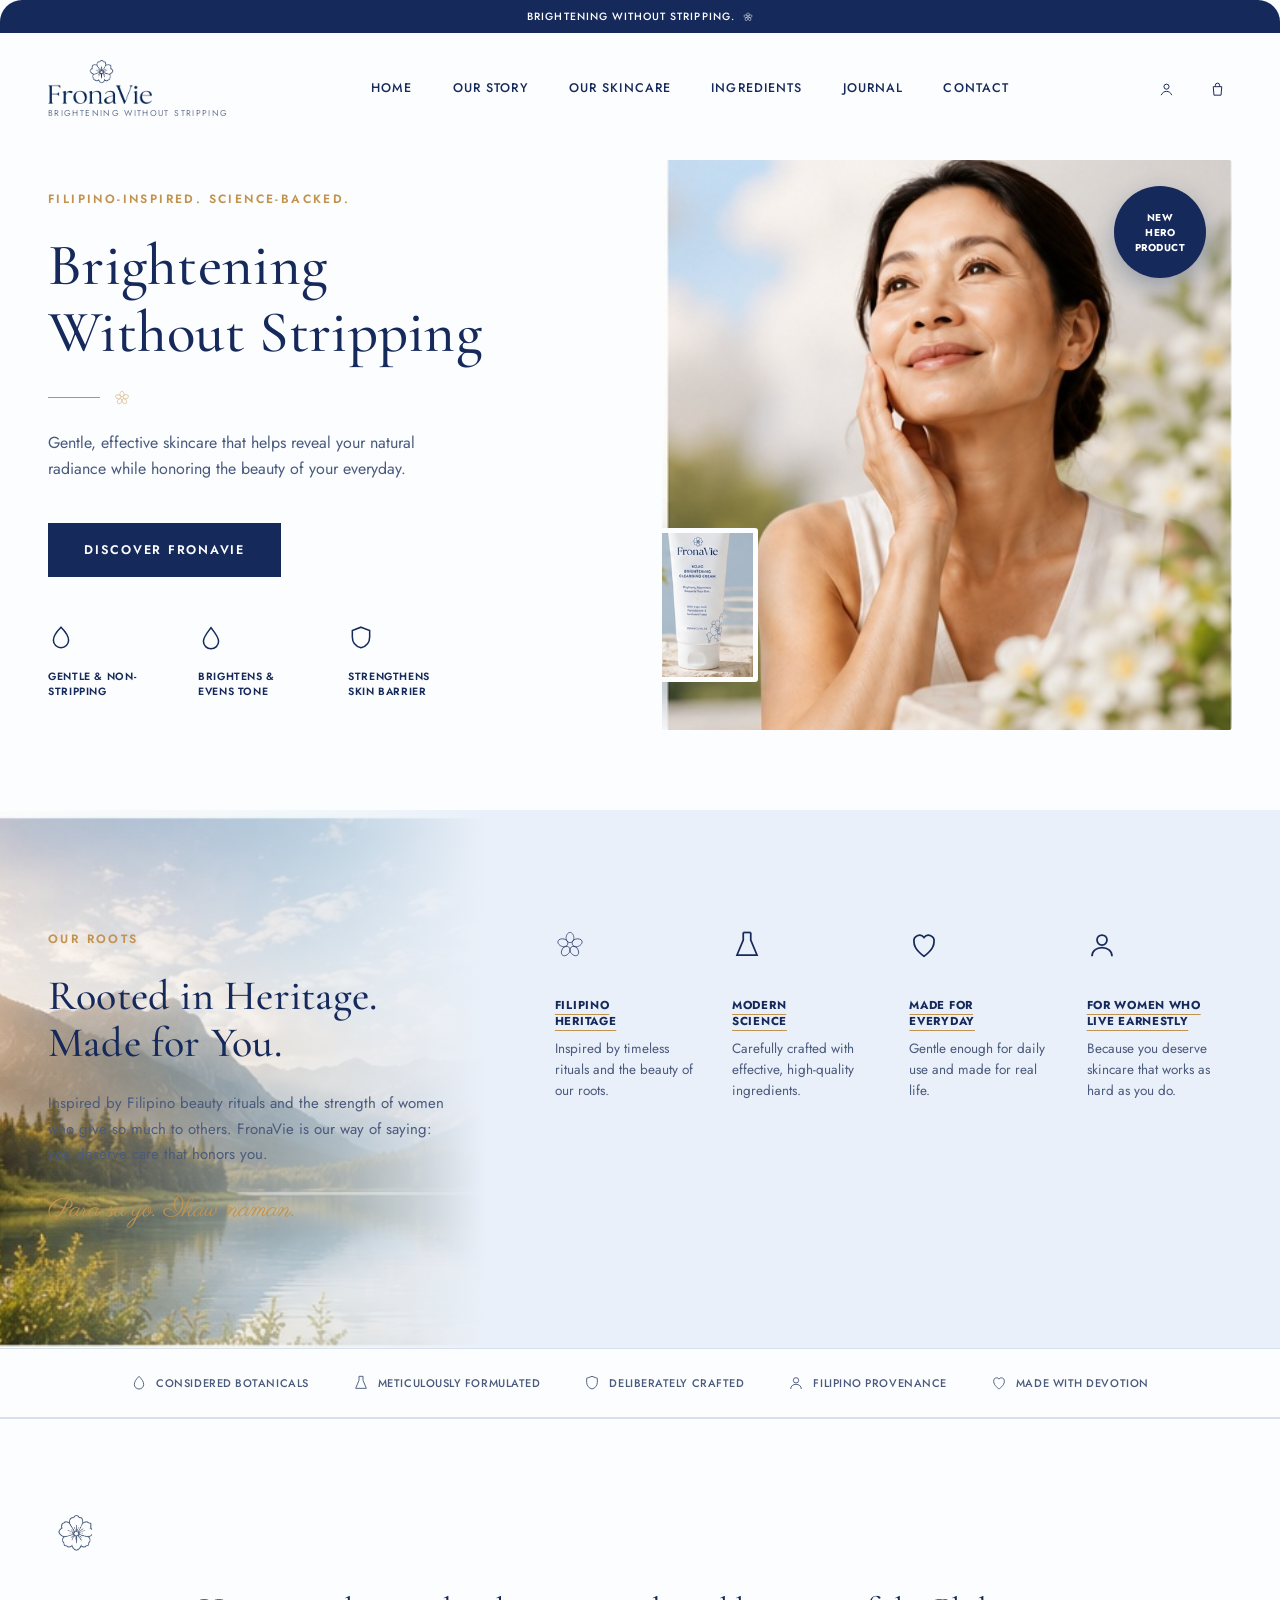
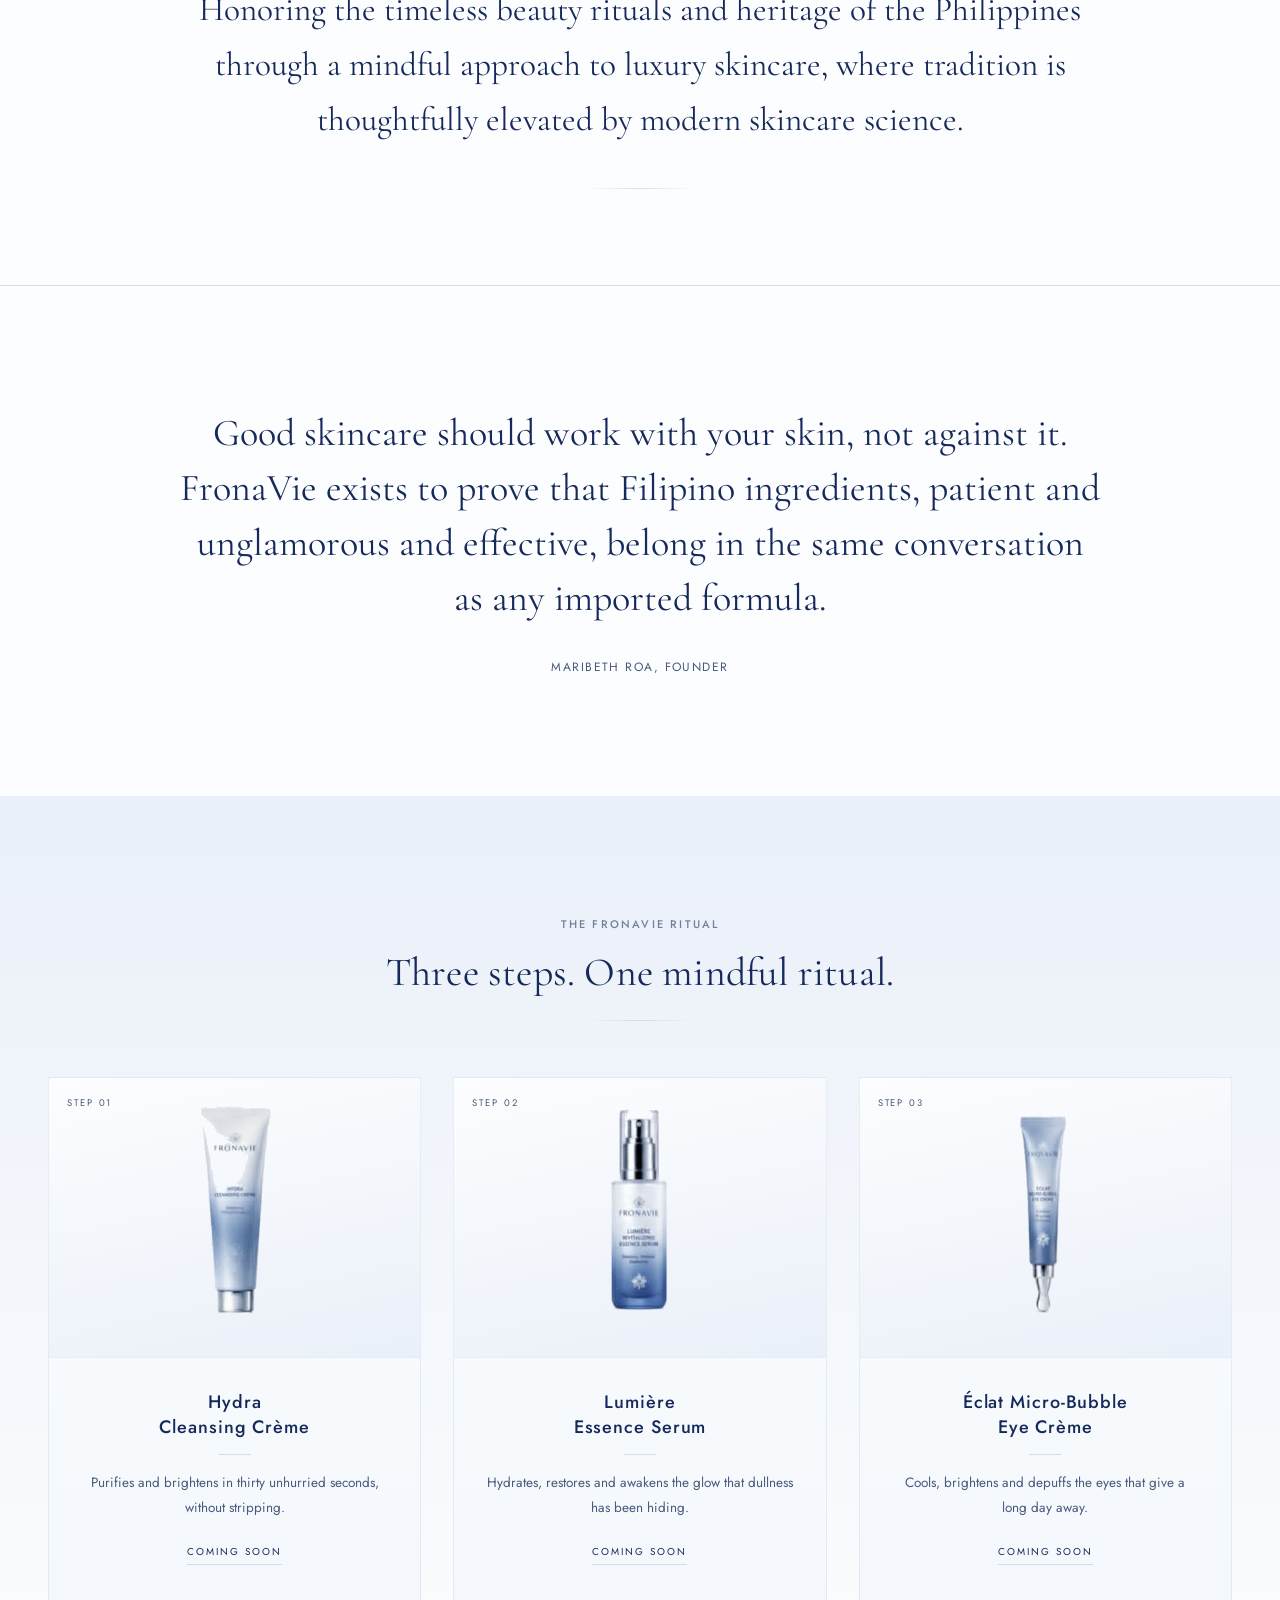
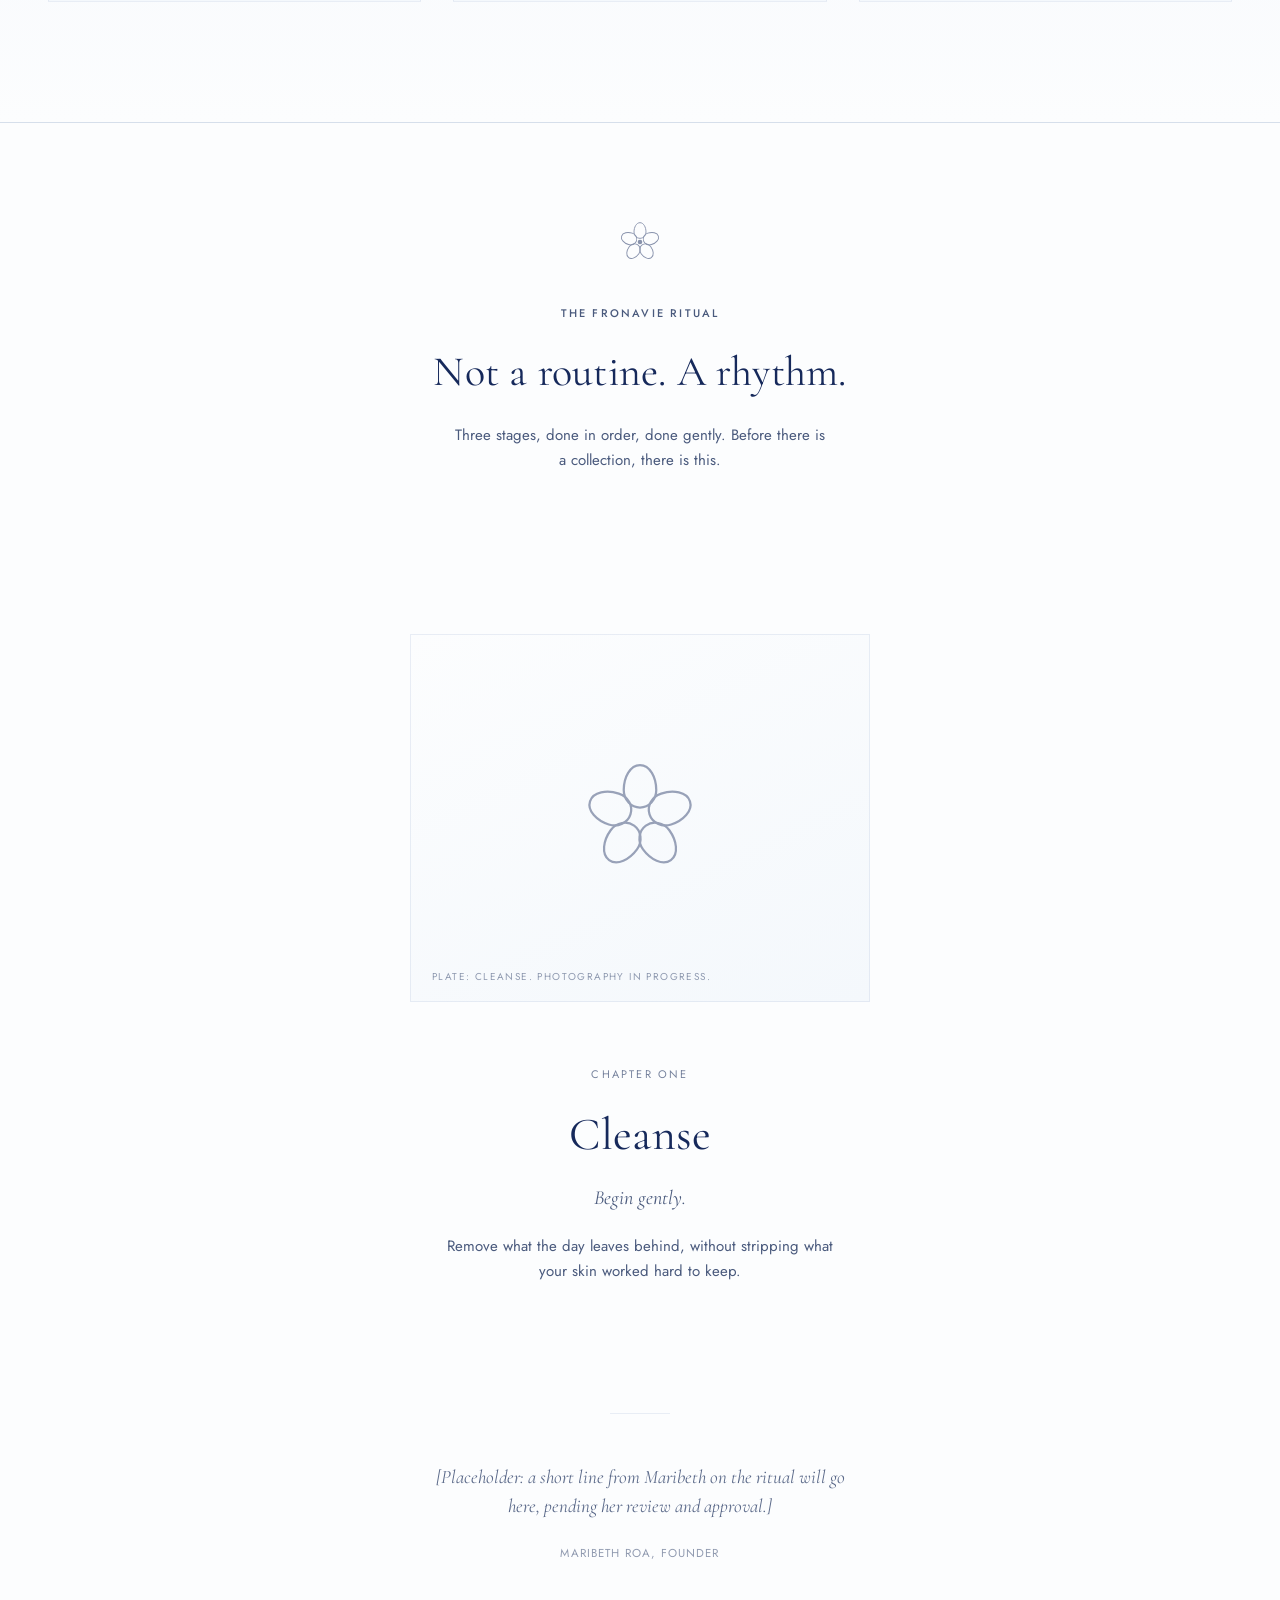
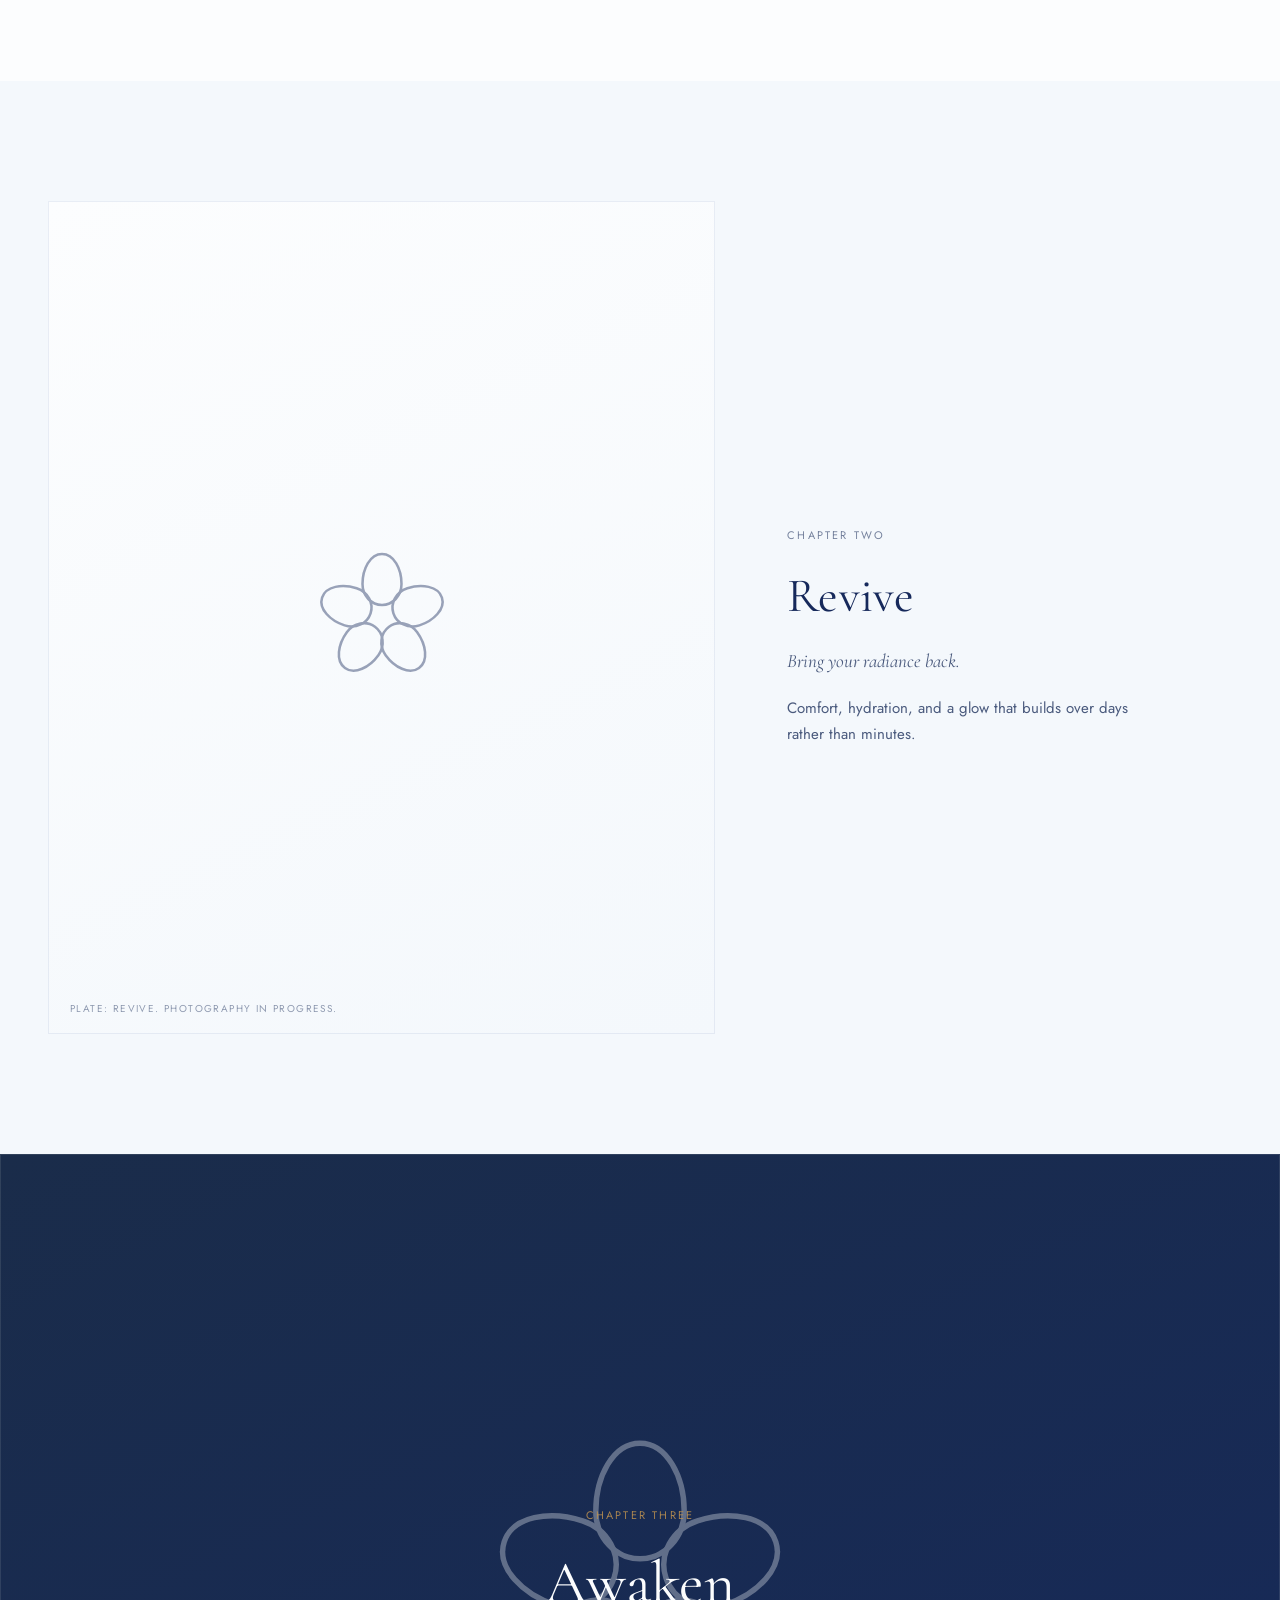
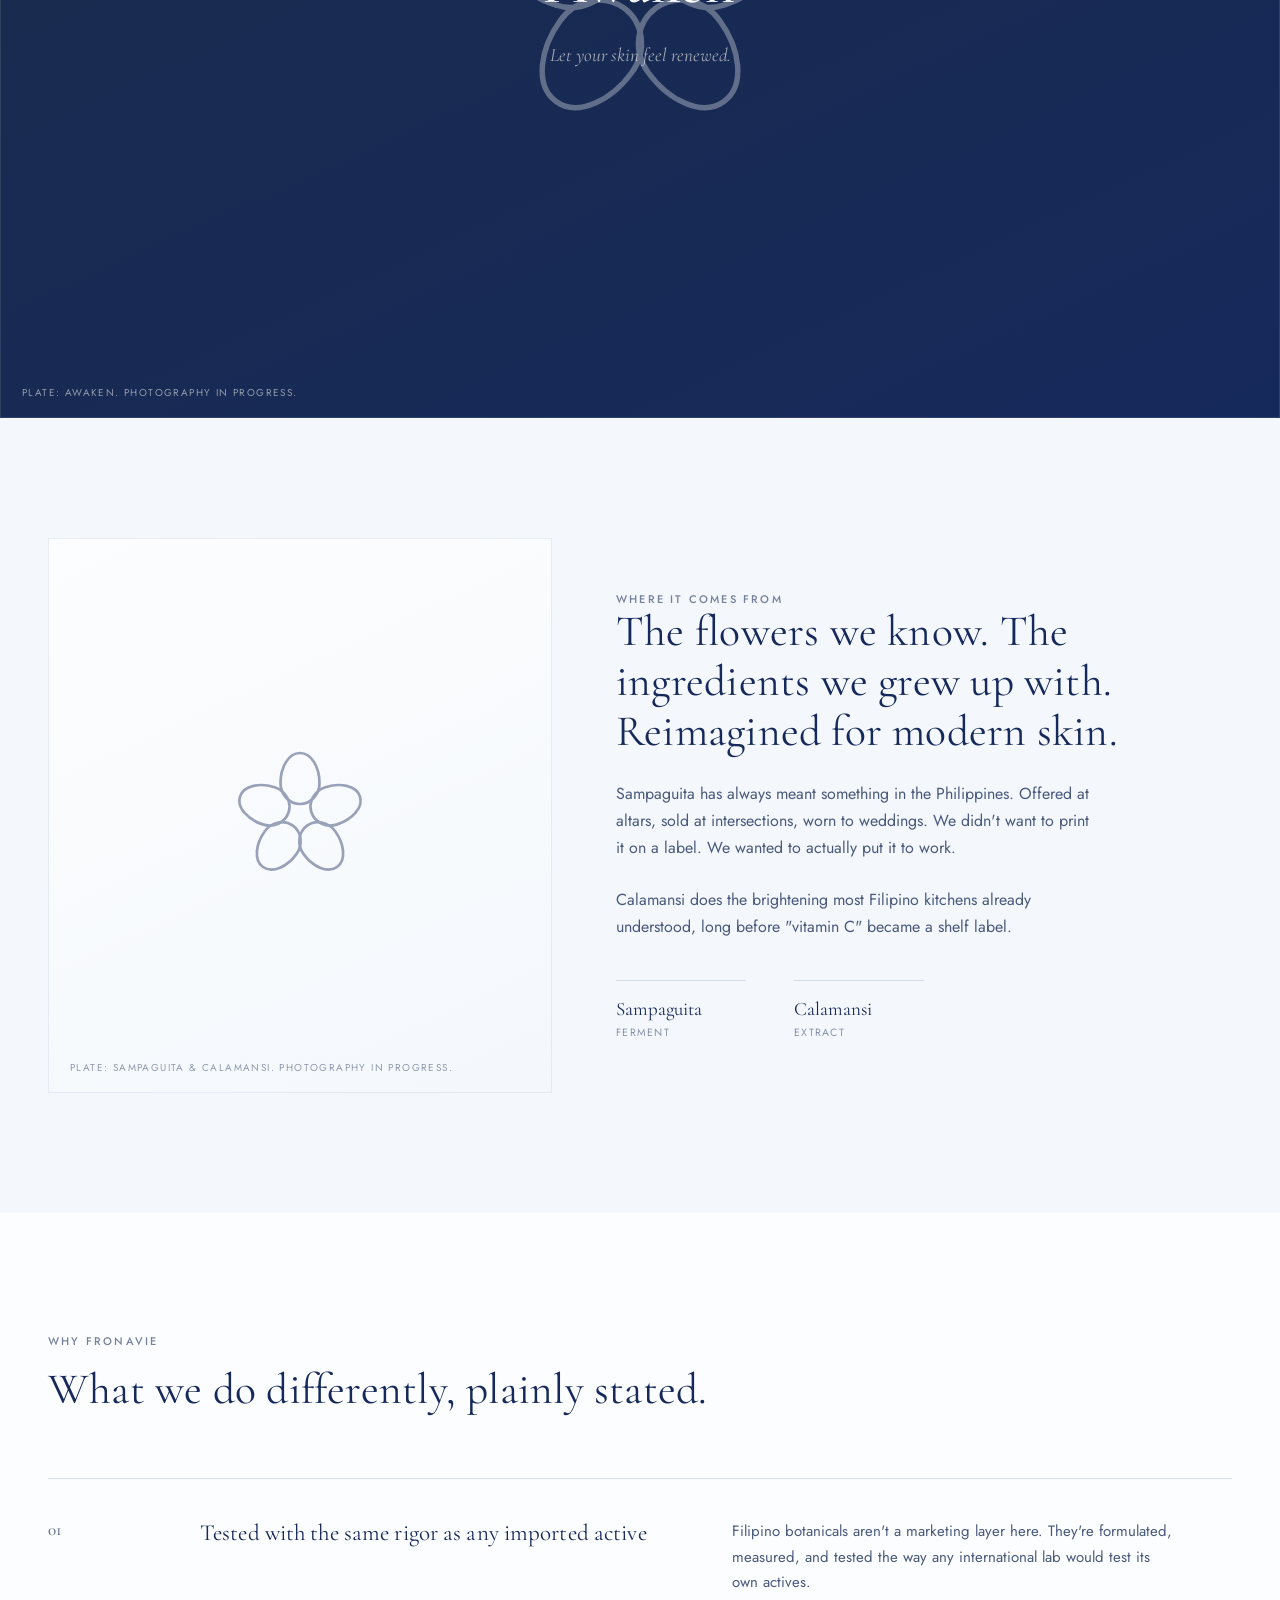
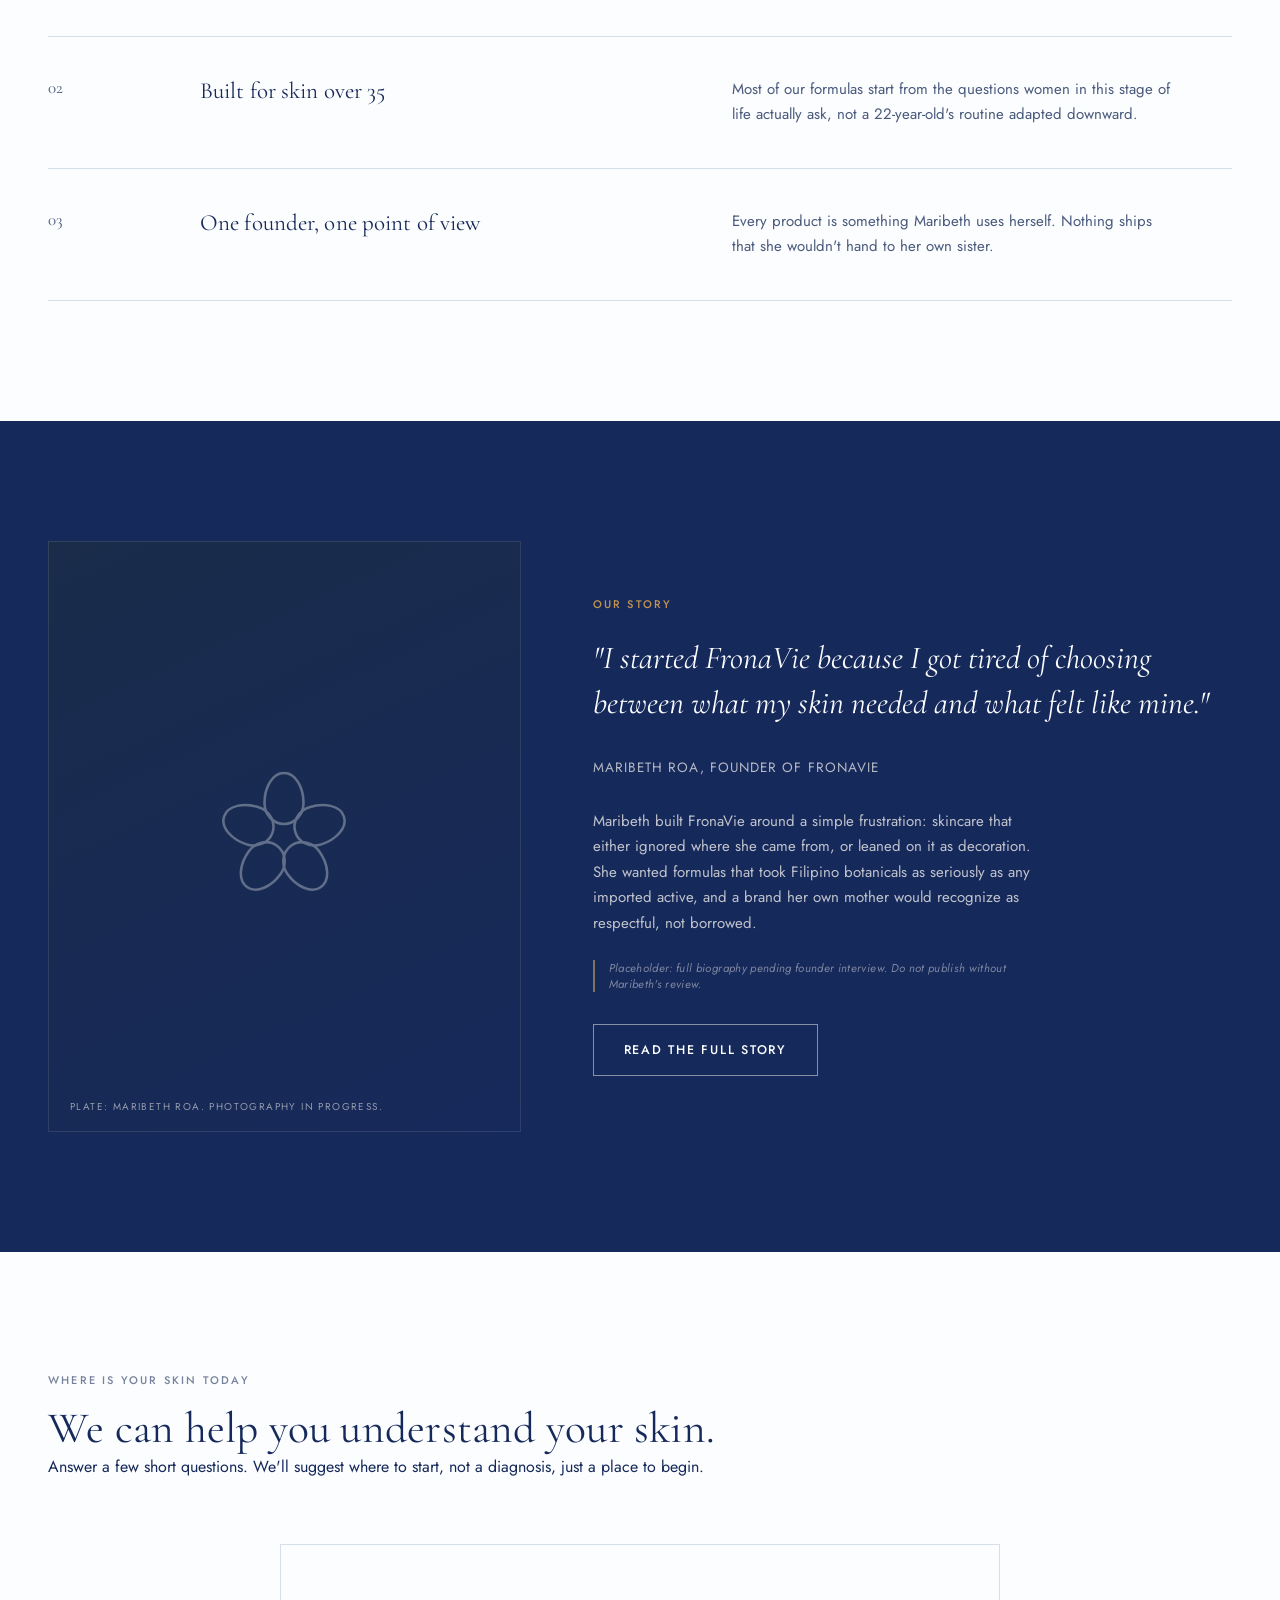
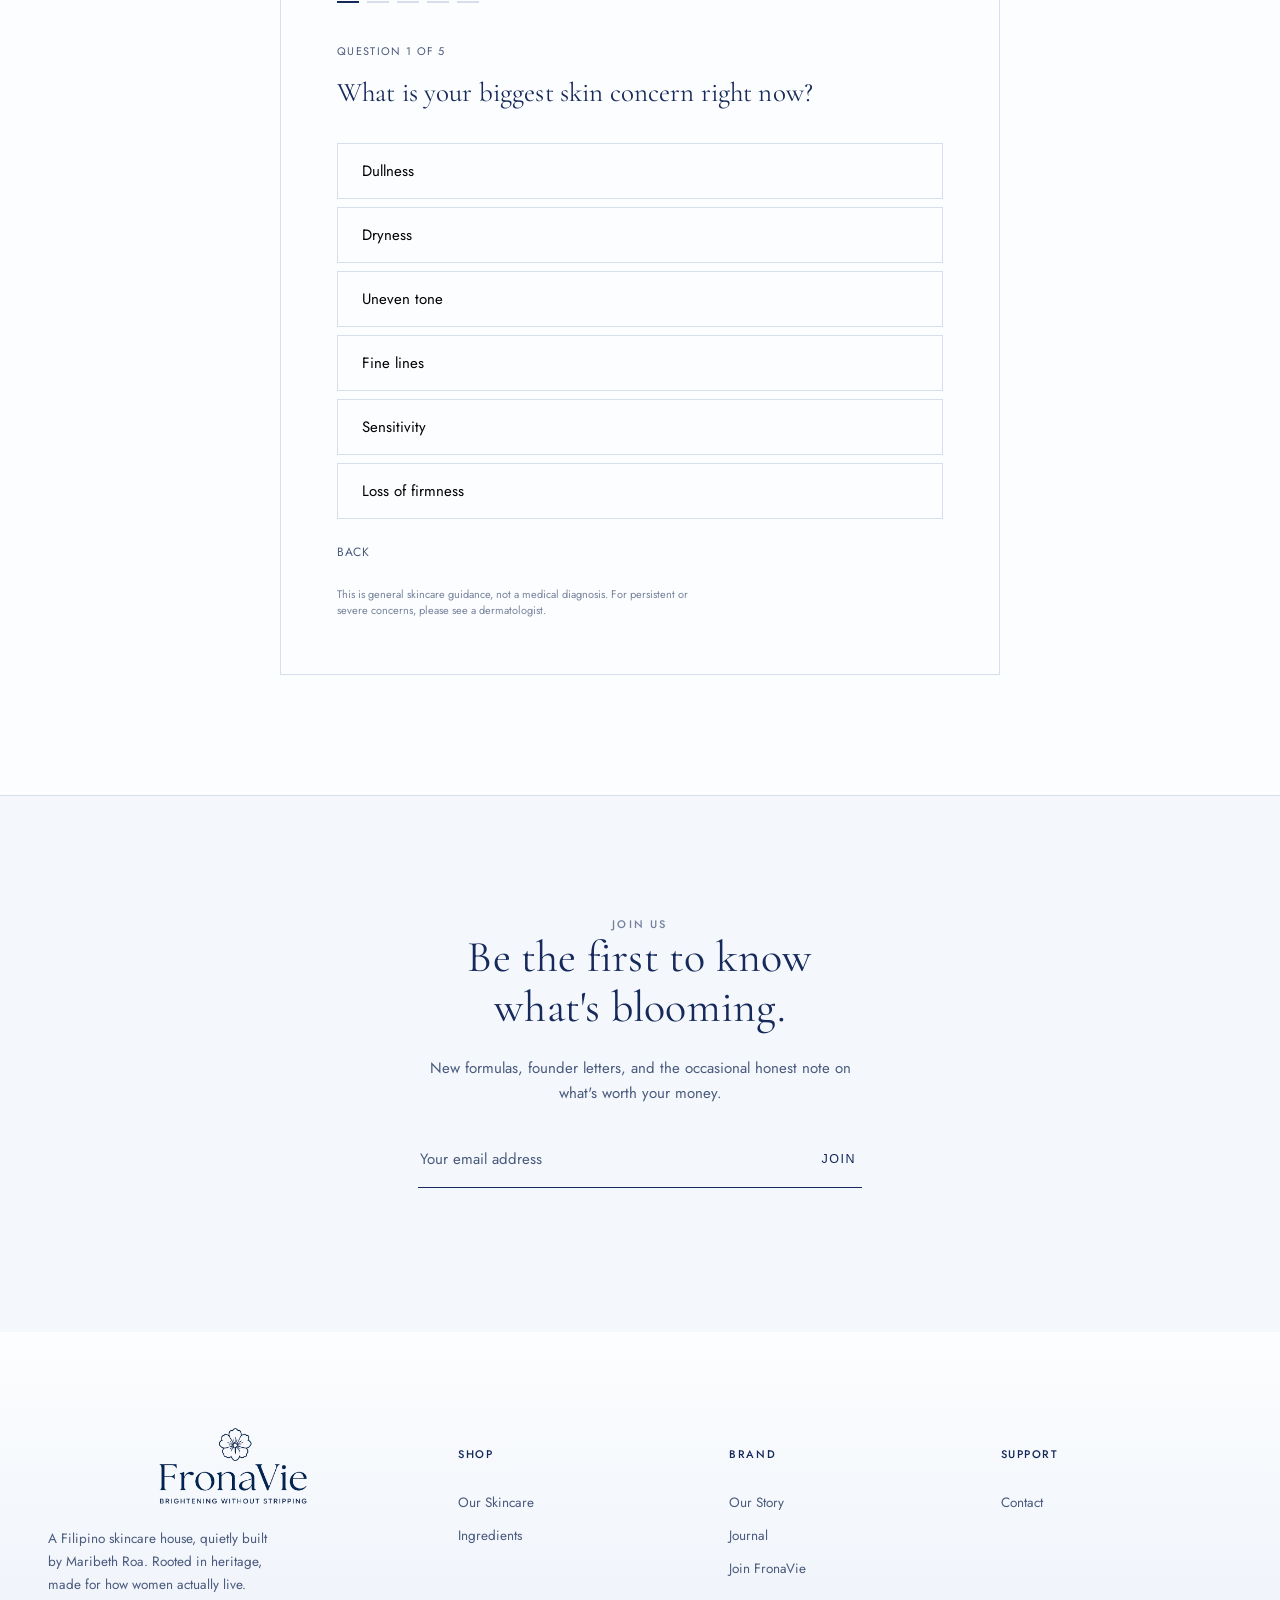
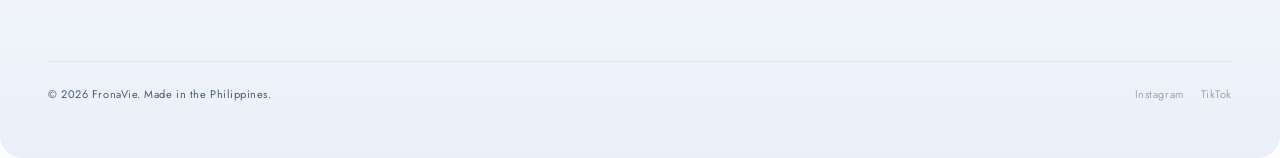
<file: index.html>
<!DOCTYPE html>
<html lang="en">
<head>
<meta charset="UTF-8">
<meta name="viewport" content="width=device-width, initial-scale=1.0">
<title>FronaVie · Beauty, rooted in where we come from</title>
<meta name="description" content="FronaVie is a Filipino skincare house founded by Maribeth Roa, where heritage botanicals meet thoughtful modern formulation.">
<link rel="preconnect" href="https://fonts.googleapis.com">
<link rel="preconnect" href="https://fonts.gstatic.com" crossorigin>
<link href="https://fonts.googleapis.com/css2?family=Cormorant+Garamond:ital,wght@0,400;0,500;0,600;1,400&family=Jost:wght@300;400;500&family=Parisienne&display=swap" rel="stylesheet">
<link rel="stylesheet" href="style.css">
</head>
<body>

<div class="top-bar">Brightening without stripping.
  <svg width="10" height="10" viewBox="0 0 100 100" fill="none" stroke="currentColor" stroke-width="5" aria-hidden="true">
    <g stroke-linejoin="round">
      <path d="M50 8c8 0 13 10 13 20 0 8-6 14-13 14s-13-6-13-14c0-10 5-20 13-20z"/>
      <path d="M50 8c8 0 13 10 13 20 0 8-6 14-13 14s-13-6-13-14c0-10 5-20 13-20z" transform="rotate(72 50 50)"/>
      <path d="M50 8c8 0 13 10 13 20 0 8-6 14-13 14s-13-6-13-14c0-10 5-20 13-20z" transform="rotate(144 50 50)"/>
      <path d="M50 8c8 0 13 10 13 20 0 8-6 14-13 14s-13-6-13-14c0-10 5-20 13-20z" transform="rotate(216 50 50)"/>
      <path d="M50 8c8 0 13 10 13 20 0 8-6 14-13 14s-13-6-13-14c0-10 5-20 13-20z" transform="rotate(288 50 50)"/>
    </g>
  </svg>
</div>

<header id="header">
  <div class="nav-inner">
    <a href="index.html" class="logo"><img src="assets/fronavie-logo-nav.png" alt="FronaVie" class="logo-img"><span class="logo-tagline">Brightening without stripping</span></a>
    <nav class="nav-center">
      <a href="index.html">Home</a>
      <a href="our-story.html">Our Story</a>
      <a href="our-skincare.html">Our Skincare</a>
      <a href="ingredients.html">Ingredients</a>
      <a href="journal.html">Journal</a>
      <a href="contact.html">Contact</a>
    </nav>
    <div class="nav-right">
      <button class="icon-btn" aria-label="Account"><svg width="17" height="17" viewBox="0 0 24 24" fill="none" stroke="currentColor" stroke-width="1.4"><circle cx="12" cy="8" r="3.6"/><path d="M4.5 20c1.6-3.6 4.4-5.4 7.5-5.4s5.9 1.8 7.5 5.4"/></svg></button>
      <button class="icon-btn" aria-label="Cart"><svg width="17" height="17" viewBox="0 0 24 24" fill="none" stroke="currentColor" stroke-width="1.4"><path d="M6 8h12l-1 12H7L6 8z"/><path d="M9 8V6a3 3 0 016 0v2"/></svg></button>
      <button class="icon-btn menu-toggle" id="menuToggle" aria-label="Menu"><svg width="19" height="19" viewBox="0 0 24 24" fill="none" stroke="currentColor" stroke-width="1.4"><line class="menu-line menu-line-1" x1="3" y1="7" x2="21" y2="7"/><line class="menu-line menu-line-2" x1="3" y1="17" x2="21" y2="17"/></svg></button>
    </div>
  </div>
</header>

<div class="mobile-menu" id="mobileMenu">
  <a href="index.html">Home</a>
  <a href="our-story.html">Our Story</a>
  <a href="our-skincare.html">Our Skincare</a>
  <a href="ingredients.html">Ingredients</a>
  <a href="journal.html">Journal</a>
  <a href="contact.html">Contact</a>
</div>

<div class="site-frame">
<main id="top">

  <section class="premium-hero">
    <div class="wrap premium-hero-grid">
      <div class="reveal in">
        <div class="premium-eyebrow">Filipino-Inspired. Science-Backed.</div>
        <h1>Brightening<br>Without Stripping</h1>
        <div class="premium-divider">
          <span class="line"></span>
          <svg width="16" height="16" viewBox="0 0 100 100" fill="none" stroke="var(--champagne)" stroke-width="4">
            <g stroke-linejoin="round">
              <path d="M50 8c8 0 13 10 13 20 0 8-6 14-13 14s-13-6-13-14c0-10 5-20 13-20z"/>
              <path d="M50 8c8 0 13 10 13 20 0 8-6 14-13 14s-13-6-13-14c0-10 5-20 13-20z" transform="rotate(72 50 50)"/>
              <path d="M50 8c8 0 13 10 13 20 0 8-6 14-13 14s-13-6-13-14c0-10 5-20 13-20z" transform="rotate(144 50 50)"/>
              <path d="M50 8c8 0 13 10 13 20 0 8-6 14-13 14s-13-6-13-14c0-10 5-20 13-20z" transform="rotate(216 50 50)"/>
              <path d="M50 8c8 0 13 10 13 20 0 8-6 14-13 14s-13-6-13-14c0-10 5-20 13-20z" transform="rotate(288 50 50)"/>
            </g>
          </svg>
        </div>
        <p class="lede">Gentle, effective skincare that helps reveal your natural radiance while honoring the beauty of your everyday.</p>
        <a href="our-skincare.html" class="btn-premium">Discover FronaVie</a>
        <div class="premium-benefits">
          <div class="premium-benefit">
            <svg width="26" height="26" viewBox="0 0 24 24" fill="none" stroke="var(--navy)" stroke-width="1.4"><path d="M12 2c-4 4-7 8-7 12a7 7 0 0014 0c0-4-3-8-7-12z"/></svg>
            <div class="label">Gentle &amp; Non-Stripping</div>
          </div>
          <div class="premium-benefit">
            <svg width="26" height="26" viewBox="0 0 24 24" fill="none" stroke="var(--navy)" stroke-width="1.4"><path d="M12 2.5c3 4 7 8.5 7 12.5a7 7 0 01-14 0c0-4 4-8.5 7-12.5z"/></svg>
            <div class="label">Brightens &amp; Evens Tone</div>
          </div>
          <div class="premium-benefit">
            <svg width="26" height="26" viewBox="0 0 24 24" fill="none" stroke="var(--navy)" stroke-width="1.4"><path d="M12 2l8 3v6c0 5-3.4 8.7-8 10-4.6-1.3-8-5-8-10V5l8-3z"/></svg>
            <div class="label">Strengthens Skin Barrier</div>
          </div>
        </div>
      </div>
      <div class="premium-hero-photo reveal in">
        <img src="assets/photos/03_woman_skincare.jpg" alt="FronaVie, gentle brightening skincare">
        <div class="premium-hero-inset">
          <img src="assets/photos/07_product_stone.jpg" alt="FronaVie product, styled detail">
        </div>
        <div class="premium-hero-badge">New<br>Hero<br>Product</div>
      </div>
    </div>
  </section>

  <section class="premium-heritage">
    <div class="premium-heritage-bg" style="background-image:url('assets/photos/05_mountain_landscape.jpg');"></div>
    <div class="premium-heritage-inner">
      <div class="premium-heritage-copy reveal">
        <div class="premium-eyebrow">Our Roots</div>
        <h2>Rooted in Heritage.<br>Made for You.</h2>
        <p>Inspired by Filipino beauty rituals and the strength of women who give so much to others. FronaVie is our way of saying: you deserve care that honors you.</p>
        <span class="premium-script">Para sa'yo. Ikaw naman.</span>
      </div>
      <div class="premium-values reveal">
        <div class="premium-value">
          <svg width="30" height="30" viewBox="0 0 100 100" fill="none" stroke="var(--navy)" stroke-width="2.2"><g stroke-linejoin="round"><path d="M50 8c8 0 13 10 13 20 0 8-6 14-13 14s-13-6-13-14c0-10 5-20 13-20z"/><path d="M50 8c8 0 13 10 13 20 0 8-6 14-13 14s-13-6-13-14c0-10 5-20 13-20z" transform="rotate(72 50 50)"/><path d="M50 8c8 0 13 10 13 20 0 8-6 14-13 14s-13-6-13-14c0-10 5-20 13-20z" transform="rotate(144 50 50)"/><path d="M50 8c8 0 13 10 13 20 0 8-6 14-13 14s-13-6-13-14c0-10 5-20 13-20z" transform="rotate(216 50 50)"/><path d="M50 8c8 0 13 10 13 20 0 8-6 14-13 14s-13-6-13-14c0-10 5-20 13-20z" transform="rotate(288 50 50)"/></g></svg>
          <h4>Filipino<br>Heritage</h4>
          <p>Inspired by timeless rituals and the beauty of our roots.</p>
        </div>
        <div class="premium-value">
          <svg width="30" height="30" viewBox="0 0 24 24" fill="none" stroke="var(--navy)" stroke-width="1.4"><path d="M9 2v6L4 20h16L15 8V2"/><path d="M9 2h6"/></svg>
          <h4>Modern<br>Science</h4>
          <p>Carefully crafted with effective, high-quality ingredients.</p>
        </div>
        <div class="premium-value">
          <svg width="30" height="30" viewBox="0 0 24 24" fill="none" stroke="var(--navy)" stroke-width="1.4"><path d="M12 21s-8-5.2-8-11.5A4.5 4.5 0 0112 6a4.5 4.5 0 018 3.5C20 15.8 12 21 12 21z"/></svg>
          <h4>Made For<br>Everyday</h4>
          <p>Gentle enough for daily use and made for real life.</p>
        </div>
        <div class="premium-value">
          <svg width="30" height="30" viewBox="0 0 24 24" fill="none" stroke="var(--navy)" stroke-width="1.4"><circle cx="12" cy="8" r="4"/><path d="M4 21c0-4.4 3.6-7 8-7s8 2.6 8 7"/></svg>
          <h4>For Women Who<br>Live Earnestly</h4>
          <p>Because you deserve skincare that works as hard as you do.</p>
        </div>
      </div>
    </div>
  </section>

  <div class="trust-strip">
    <div class="trust-strip-inner">
      <div class="trust-item"><svg width="16" height="16" viewBox="0 0 24 24" fill="none" stroke-width="1.4"><path d="M12 2c-4 4-7 8-7 12a7 7 0 0014 0c0-4-3-8-7-12z"/></svg>Considered Botanicals</div>
      <div class="trust-item"><svg width="16" height="16" viewBox="0 0 24 24" fill="none" stroke-width="1.4"><path d="M9 2v6L4 20h16L15 8V2"/><path d="M9 2h6"/></svg>Meticulously Formulated</div>
      <div class="trust-item"><svg width="16" height="16" viewBox="0 0 24 24" fill="none" stroke-width="1.4"><path d="M12 2l8 3v6c0 5-3.4 8.7-8 10-4.6-1.3-8-5-8-10V5l8-3z"/></svg>Deliberately Crafted</div>
      <div class="trust-item"><svg width="16" height="16" viewBox="0 0 24 24" fill="none" stroke-width="1.4"><circle cx="12" cy="8" r="4"/><path d="M4 21c0-4.4 3.6-7 8-7s8 2.6 8 7"/></svg>Filipino Provenance</div>
      <div class="trust-item"><svg width="16" height="16" viewBox="0 0 24 24" fill="none" stroke-width="1.4"><path d="M12 21s-8-5.2-8-11.5A4.5 4.5 0 0112 6a4.5 4.5 0 018 3.5C20 15.8 12 21 12 21z"/></svg>Made With Devotion</div>
    </div>
  </div>

  <hr class="rule">

  <section class="brand-pullquote">
    <img src="assets/logo-flower.png" alt="">
    <p>Honoring the timeless beauty rituals and heritage of the Philippines through a mindful approach to luxury skincare, where tradition is thoughtfully elevated by modern skincare science.</p>
    <div class="rule-fade"></div>
  </section>

  <hr class="rule">

  <section class="statement">
    <div class="wrap reveal">
      <p>Good skincare should work with your skin, not against it. FronaVie exists to prove that Filipino ingredients, patient and unglamorous and effective, belong in the same conversation as any imported formula.</p>
      <div class="attr">Maribeth Roa, Founder</div>
    </div>
  </section>

  <!--
    HOME RITUAL ANTICIPATION: merges the former 3-step rail and the
    separate film-spotlight into one moment. This is not the full
    Cleanse/Revive/Awaken sequence (that lives on The Ritual page).
    It exists only to create desire and send the visitor there.
  -->
  <!--
    THE FRONAVIE RITUAL, now living on Home itself. Full three-chapter
    treatment transplanted from the former standalone Ritual page, each
    chapter keeping its own distinct pacing and plate. The old
    ritual-close (email capture) was intentionally dropped here since
    Home already has its own newsletter invite further down the page;
    keeping both would have meant two signup forms on one page.
  -->
  <section class="product-showcase">
    <div class="wrap">
      <div class="product-showcase-head">
        <div class="eyebrow">The FronaVie Ritual</div>
        <h2>Three steps. One mindful ritual.</h2>
        <div class="rule-fade"></div>
      </div>
      <div class="product-grid">
        <a href="our-skincare.html" class="product-card reveal">
          <div class="product-card-photo">
            <span class="product-card-step">STEP 01</span>
            <img src="assets/photos/shot-cleanser.png" alt="FronaVie cleanser">
          </div>
          <div class="product-card-body">
            <h3>Hydra<br>Cleansing Crème</h3>
            <div class="product-card-rule"></div>
            <p>Purifies and brightens in thirty unhurried seconds, without stripping.</p>
            <span class="product-card-cta">COMING SOON</span>
          </div>
        </a>
        <a href="our-skincare.html" class="product-card reveal">
          <div class="product-card-photo">
            <span class="product-card-step">STEP 02</span>
            <img src="assets/photos/shot-serum.png" alt="FronaVie essence serum">
          </div>
          <div class="product-card-body">
            <h3>Lumière<br>Essence Serum</h3>
            <div class="product-card-rule"></div>
            <p>Hydrates, restores and awakens the glow that dullness has been hiding.</p>
            <span class="product-card-cta">COMING SOON</span>
          </div>
        </a>
        <a href="our-skincare.html" class="product-card reveal">
          <div class="product-card-photo">
            <span class="product-card-step">STEP 03</span>
            <img src="assets/photos/shot-eye.png" alt="FronaVie eye crème">
          </div>
          <div class="product-card-body">
            <h3>Éclat Micro-Bubble<br>Eye Crème</h3>
            <div class="product-card-rule"></div>
            <p>Cools, brightens and depuffs the eyes that give a long day away.</p>
            <span class="product-card-cta">COMING SOON</span>
          </div>
        </a>
      </div>
    </div>
  </section>

  <hr class="rule">

  <section class="ritual-open" id="ritual">
    <div class="wrap">
      <svg class="ritual-open-mark" width="46" height="46" viewBox="0 0 100 100" fill="none" stroke="var(--navy)" stroke-width="2">
        <g stroke-linejoin="round">
          <path d="M50 8c8 0 13 10 13 20 0 8-6 14-13 14s-13-6-13-14c0-10 5-20 13-20z"/>
          <path d="M50 8c8 0 13 10 13 20 0 8-6 14-13 14s-13-6-13-14c0-10 5-20 13-20z" transform="rotate(72 50 50)"/>
          <path d="M50 8c8 0 13 10 13 20 0 8-6 14-13 14s-13-6-13-14c0-10 5-20 13-20z" transform="rotate(144 50 50)"/>
          <path d="M50 8c8 0 13 10 13 20 0 8-6 14-13 14s-13-6-13-14c0-10 5-20 13-20z" transform="rotate(216 50 50)"/>
          <path d="M50 8c8 0 13 10 13 20 0 8-6 14-13 14s-13-6-13-14c0-10 5-20 13-20z" transform="rotate(288 50 50)"/>
        </g>
        <circle cx="50" cy="50" r="5" fill="var(--navy)" stroke="none"/>
      </svg>
      <div class="eyebrow reveal">The FronaVie Ritual</div>
      <h2 class="reveal">Not a routine. A rhythm.</h2>
      <p class="lede reveal">Three stages, done in order, done gently. Before there is a collection, there is this.</p>
    </div>
  </section>

  <section class="ritual-cleanse">
    <div class="wrap">
      <div class="ritual-plate reveal">
        <div class="plate-fill">
          <svg class="plate-mark" width="120" height="120" viewBox="0 0 100 100" fill="none" stroke="var(--navy)" stroke-width="1.8">
            <g stroke-linejoin="round">
              <path d="M50 8c8 0 13 10 13 20 0 8-6 14-13 14s-13-6-13-14c0-10 5-20 13-20z"/>
              <path d="M50 8c8 0 13 10 13 20 0 8-6 14-13 14s-13-6-13-14c0-10 5-20 13-20z" transform="rotate(72 50 50)"/>
              <path d="M50 8c8 0 13 10 13 20 0 8-6 14-13 14s-13-6-13-14c0-10 5-20 13-20z" transform="rotate(144 50 50)"/>
              <path d="M50 8c8 0 13 10 13 20 0 8-6 14-13 14s-13-6-13-14c0-10 5-20 13-20z" transform="rotate(216 50 50)"/>
              <path d="M50 8c8 0 13 10 13 20 0 8-6 14-13 14s-13-6-13-14c0-10 5-20 13-20z" transform="rotate(288 50 50)"/>
            </g>
          </svg>
        </div>
        <span class="plate-caption">Plate: Cleanse. Photography in progress.</span>
      </div>
      <div class="reveal">
        <div class="ritual-chapter-eyebrow">Chapter One</div>
        <h2 class="ritual-stage-name">Cleanse</h2>
        <span class="ritual-mood-line">Begin gently.</span>
        <p class="desc">Remove what the day leaves behind, without stripping what your skin worked hard to keep.</p>
      </div>
    </div>
  </section>

  <section class="ritual-interlude">
    <div class="wrap reveal">
      <hr class="rule-quiet">
      <p>[Placeholder: a short line from Maribeth on the ritual will go here, pending her review and approval.]</p>
      <div class="who">Maribeth Roa, Founder</div>
    </div>
  </section>

  <section class="ritual-revive">
    <div class="wrap">
      <div class="ritual-plate reveal">
        <div class="plate-fill">
          <svg class="plate-mark" width="150" height="150" viewBox="0 0 100 100" fill="none" stroke="var(--navy)" stroke-width="1.7">
            <g stroke-linejoin="round">
              <path d="M50 8c8 0 13 10 13 20 0 8-6 14-13 14s-13-6-13-14c0-10 5-20 13-20z"/>
              <path d="M50 8c8 0 13 10 13 20 0 8-6 14-13 14s-13-6-13-14c0-10 5-20 13-20z" transform="rotate(72 50 50)"/>
              <path d="M50 8c8 0 13 10 13 20 0 8-6 14-13 14s-13-6-13-14c0-10 5-20 13-20z" transform="rotate(144 50 50)"/>
              <path d="M50 8c8 0 13 10 13 20 0 8-6 14-13 14s-13-6-13-14c0-10 5-20 13-20z" transform="rotate(216 50 50)"/>
              <path d="M50 8c8 0 13 10 13 20 0 8-6 14-13 14s-13-6-13-14c0-10 5-20 13-20z" transform="rotate(288 50 50)"/>
            </g>
          </svg>
        </div>
        <span class="plate-caption">Plate: Revive. Photography in progress.</span>
      </div>
      <div class="ritual-revive-copy reveal">
        <div class="ritual-chapter-eyebrow">Chapter Two</div>
        <h2 class="ritual-stage-name">Revive</h2>
        <span class="ritual-mood-line">Bring your radiance back.</span>
        <p class="desc">Comfort, hydration, and a glow that builds over days rather than minutes.</p>
      </div>
    </div>
  </section>

  <section class="ritual-awaken reveal">
    <div class="plate-fill on-dark">
      <svg class="plate-mark" width="340" height="340" viewBox="0 0 100 100" fill="none" stroke="var(--warm-white)" stroke-width="1.6">
        <g stroke-linejoin="round">
          <path d="M50 8c8 0 13 10 13 20 0 8-6 14-13 14s-13-6-13-14c0-10 5-20 13-20z"/>
          <path d="M50 8c8 0 13 10 13 20 0 8-6 14-13 14s-13-6-13-14c0-10 5-20 13-20z" transform="rotate(72 50 50)"/>
          <path d="M50 8c8 0 13 10 13 20 0 8-6 14-13 14s-13-6-13-14c0-10 5-20 13-20z" transform="rotate(144 50 50)"/>
          <path d="M50 8c8 0 13 10 13 20 0 8-6 14-13 14s-13-6-13-14c0-10 5-20 13-20z" transform="rotate(216 50 50)"/>
          <path d="M50 8c8 0 13 10 13 20 0 8-6 14-13 14s-13-6-13-14c0-10 5-20 13-20z" transform="rotate(288 50 50)"/>
        </g>
      </svg>
    </div>
    <span class="plate-caption on-dark">Plate: Awaken. Photography in progress.</span>
    <div class="ritual-awaken-copy">
      <div class="ritual-chapter-eyebrow">Chapter Three</div>
      <h2 class="ritual-stage-name">Awaken</h2>
      <span class="ritual-mood-line">Let your skin feel renewed.</span>
    </div>
  </section>

  <section class="heritage" id="heritage">
    <div class="wrap heritage-grid">
      <div class="ritual-plate heritage-photo reveal">
        <div class="plate-fill">
          <svg class="plate-mark" width="140" height="140" viewBox="0 0 100 100" fill="none" stroke="var(--navy)" stroke-width="1.8">
            <g stroke-linejoin="round">
              <path d="M50 8c8 0 13 10 13 20 0 8-6 14-13 14s-13-6-13-14c0-10 5-20 13-20z"/>
              <path d="M50 8c8 0 13 10 13 20 0 8-6 14-13 14s-13-6-13-14c0-10 5-20 13-20z" transform="rotate(72 50 50)"/>
              <path d="M50 8c8 0 13 10 13 20 0 8-6 14-13 14s-13-6-13-14c0-10 5-20 13-20z" transform="rotate(144 50 50)"/>
              <path d="M50 8c8 0 13 10 13 20 0 8-6 14-13 14s-13-6-13-14c0-10 5-20 13-20z" transform="rotate(216 50 50)"/>
              <path d="M50 8c8 0 13 10 13 20 0 8-6 14-13 14s-13-6-13-14c0-10 5-20 13-20z" transform="rotate(288 50 50)"/>
            </g>
          </svg>
        </div>
        <span class="plate-caption">Plate: Sampaguita &amp; Calamansi. Photography in progress.</span>
      </div>
      <div class="heritage-copy reveal">
        <div class="eyebrow">Where It Comes From</div>
        <h2>The flowers we know. The ingredients we grew up with. Reimagined for modern skin.</h2>
        <p>Sampaguita has always meant something in the Philippines. Offered at altars, sold at intersections, worn to weddings. We didn't want to print it on a label. We wanted to actually put it to work.</p>
        <p>Calamansi does the brightening most Filipino kitchens already understood, long before "vitamin C" became a shelf label.</p>
        <div class="botanical-list">
          <div class="botanical-item"><span class="b-name">Sampaguita</span><span class="b-role">Ferment</span></div>
          <div class="botanical-item"><span class="b-name">Calamansi</span><span class="b-role">Extract</span></div>
        </div>
      </div>
    </div>
  </section>

  <section class="diff">
    <div class="wrap">
      <div class="section-head reveal">
        <div class="eyebrow">Why FronaVie</div>
        <h2>What we do differently, plainly stated.</h2>
      </div>
      <div class="diff-list">
        <div class="diff-row reveal">
          <div class="num">01</div>
          <h3>Tested with the same rigor as any imported active</h3>
          <p>Filipino botanicals aren't a marketing layer here. They're formulated, measured, and tested the way any international lab would test its own actives.</p>
        </div>
        <div class="diff-row reveal">
          <div class="num">02</div>
          <h3>Built for skin over 35</h3>
          <p>Most of our formulas start from the questions women in this stage of life actually ask, not a 22-year-old's routine adapted downward.</p>
        </div>
        <div class="diff-row reveal">
          <div class="num">03</div>
          <h3>One founder, one point of view</h3>
          <p>Every product is something Maribeth uses herself. Nothing ships that she wouldn't hand to her own sister.</p>
        </div>
      </div>
    </div>
  </section>

  <section class="founder" id="story">
    <div class="wrap founder-grid">
      <div class="ritual-plate founder-photo reveal">
        <div class="plate-fill on-dark">
          <svg class="plate-mark" width="130" height="130" viewBox="0 0 100 100" fill="none" stroke="var(--warm-white)" stroke-width="1.7">
            <g stroke-linejoin="round">
              <path d="M50 8c8 0 13 10 13 20 0 8-6 14-13 14s-13-6-13-14c0-10 5-20 13-20z"/>
              <path d="M50 8c8 0 13 10 13 20 0 8-6 14-13 14s-13-6-13-14c0-10 5-20 13-20z" transform="rotate(72 50 50)"/>
              <path d="M50 8c8 0 13 10 13 20 0 8-6 14-13 14s-13-6-13-14c0-10 5-20 13-20z" transform="rotate(144 50 50)"/>
              <path d="M50 8c8 0 13 10 13 20 0 8-6 14-13 14s-13-6-13-14c0-10 5-20 13-20z" transform="rotate(216 50 50)"/>
              <path d="M50 8c8 0 13 10 13 20 0 8-6 14-13 14s-13-6-13-14c0-10 5-20 13-20z" transform="rotate(288 50 50)"/>
            </g>
          </svg>
        </div>
        <span class="plate-caption on-dark">Plate: Maribeth Roa. Photography in progress.</span>
      </div>
      <div class="reveal">
        <div class="eyebrow">Our Story</div>
        <blockquote>"I started FronaVie because I got tired of choosing between what my skin needed and what felt like mine."</blockquote>
        <div class="who">Maribeth Roa, Founder of FronaVie</div>
        <p class="body">Maribeth built FronaVie around a simple frustration: skincare that either ignored where she came from, or leaned on it as decoration. She wanted formulas that took Filipino botanicals as seriously as any imported active, and a brand her own mother would recognize as respectful, not borrowed.</p>
        <div class="placeholder-note">Placeholder: full biography pending founder interview. Do not publish without Maribeth's review.</div>
        <a href="our-story.html" class="btn on-dark mt-4">Read the full story</a>
      </div>
    </div>
  </section>

  <section id="finder">
    <div class="wrap">
      <div class="section-head reveal">
        <div class="eyebrow">Where Is Your Skin Today</div>
        <h2>We can help you understand your skin.</h2>
        <p>Answer a few short questions. We'll suggest where to start, not a diagnosis, just a place to begin.</p>
      </div>

      <div class="quiz-card reveal">

        <div class="quiz-progress" id="quizProgress">
          <span class="dot active" data-dot="0"></span>
          <span class="dot" data-dot="1"></span>
          <span class="dot" data-dot="2"></span>
          <span class="dot" data-dot="3"></span>
          <span class="dot" data-dot="4"></span>
        </div>

        <div class="quiz-step" data-step="0">
          <div class="quiz-label">Question 1 of 5</div>
          <h3 class="quiz-q">What is your biggest skin concern right now?</h3>
          <div class="quiz-options">
            <button class="quiz-option" data-q="concern" data-v="Dullness">Dullness</button>
            <button class="quiz-option" data-q="concern" data-v="Dryness">Dryness</button>
            <button class="quiz-option" data-q="concern" data-v="Uneven tone">Uneven tone</button>
            <button class="quiz-option" data-q="concern" data-v="Fine lines">Fine lines</button>
            <button class="quiz-option" data-q="concern" data-v="Sensitivity">Sensitivity</button>
            <button class="quiz-option" data-q="concern" data-v="Loss of firmness">Loss of firmness</button>
          </div>
        </div>

        <div class="quiz-step" data-step="1" hidden>
          <div class="quiz-label">Question 2 of 5</div>
          <h3 class="quiz-q">How does your skin usually feel by the afternoon?</h3>
          <div class="quiz-options">
            <button class="quiz-option" data-q="feel" data-v="Tight and dry">Tight and dry</button>
            <button class="quiz-option" data-q="feel" data-v="Oily or shiny">Oily or shiny</button>
            <button class="quiz-option" data-q="feel" data-v="Fairly balanced">Fairly balanced</button>
            <button class="quiz-option" data-q="feel" data-v="Easily irritated">Easily irritated</button>
          </div>
        </div>

        <div class="quiz-step" data-step="2" hidden>
          <div class="quiz-label">Question 3 of 5</div>
          <h3 class="quiz-q">How much time do you usually have for skincare?</h3>
          <div class="quiz-options">
            <button class="quiz-option" data-q="time" data-v="Just the essentials">Just the essentials</button>
            <button class="quiz-option" data-q="time" data-v="A few quiet minutes">A few quiet minutes</button>
            <button class="quiz-option" data-q="time" data-v="As long as it takes">As long as it takes</button>
          </div>
        </div>

        <div class="quiz-step" data-step="3" hidden>
          <div class="quiz-label">Question 4 of 5</div>
          <h3 class="quiz-q">What finish do you prefer on your skin?</h3>
          <div class="quiz-options">
            <button class="quiz-option" data-q="finish" data-v="Lightweight and matte">Lightweight and matte</button>
            <button class="quiz-option" data-q="finish" data-v="Balanced, not too heavy">Balanced, not too heavy</button>
            <button class="quiz-option" data-q="finish" data-v="Rich and comforting">Rich and comforting</button>
          </div>
        </div>

        <div class="quiz-step" data-step="4" hidden>
          <div class="quiz-label">Question 5 of 5</div>
          <h3 class="quiz-q">What does your skin need most right now?</h3>
          <div class="quiz-options">
            <button class="quiz-option" data-q="need" data-v="Comfort">Comfort</button>
            <button class="quiz-option" data-q="need" data-v="Brightness">Brightness</button>
            <button class="quiz-option" data-q="need" data-v="Firmness">Firmness</button>
          </div>
        </div>

        <div class="quiz-back" id="quizBack" hidden>Back</div>

        <div class="quiz-result" id="quizResult" hidden>
          <div class="quiz-label">Your FronaVie Ritual</div>
          <h3 class="quiz-q" id="quizResultLine">Your skin is asking for a little more radiance.</h3>
          <div class="result-stages" id="resultStages"></div>
          <p class="quiz-note">Formulas are still being finalized. <a href="join.html">Join the list</a> to hear when they're ready.</p>
          <div class="quiz-restart" id="quizRestart">Start again</div>
        </div>

        <div class="finder-disclaimer">This is general skincare guidance, not a medical diagnosis. For persistent or severe concerns, please see a dermatologist.</div>
      </div>
    </div>
  </section>

  <hr class="rule">

  <section class="invite" id="invite">
    <div class="wrap reveal">
      <div id="inviteForm">
        <div class="eyebrow">Join Us</div>
        <h2>Be the first to know what's blooming.</h2>
        <p class="sub">New formulas, founder letters, and the occasional honest note on what's worth your money.</p>
        <form class="invite-form" id="emailForm">
          <input type="email" placeholder="Your email address" required>
          <button type="submit">Join</button>
        </form>
      </div>
      <div class="invite-confirm" id="inviteConfirm">
        <div class="eyebrow">You're In</div>
        <h2>Welcome to FronaVie.</h2>
        <p class="sub">We'll write when we have something worth saying. Nothing more.</p>
      </div>
    </div>
  </section>


</main>

<footer>
  <div class="wrap">
    <div class="foot-grid">
      <div class="foot-brand">
        <div class="logo foot-logo-full"><img src="assets/fronavie-logo-full.png" alt="FronaVie. Brightening without stripping." class="logo-img"></div>
        <p>A Filipino skincare house, quietly built by Maribeth Roa. Rooted in heritage, made for how women actually live.</p>
      </div>
      <div class="foot-col"><h5>Shop</h5>
        <a href="our-skincare.html">Our Skincare</a><a href="ingredients.html">Ingredients</a>
      </div>
      <div class="foot-col"><h5>Brand</h5>
        <a href="our-story.html">Our Story</a><a href="journal.html">Journal</a><a href="join.html">Join FronaVie</a>
      </div>
      <div class="foot-col"><h5>Support</h5>
        <a href="contact.html">Contact</a>
      </div>
    </div>
    <div class="foot-bottom">
      <div>© 2026 FronaVie. Made in the Philippines.</div>
      <div class="foot-social">
        <span class="foot-social-pending" aria-label="Instagram, coming soon">Instagram</span>
        <span class="foot-social-pending" aria-label="TikTok, coming soon">TikTok</span>
      </div>
    </div>
  </div>
</footer>
</div>


<script src="main.js"></script>
<script>
  (function(){
    var steps = document.querySelectorAll('.quiz-step');
    var dots = document.querySelectorAll('.quiz-progress .dot');
    var backBtn = document.getElementById('quizBack');
    var resultBox = document.getElementById('quizResult');
    var resultLine = document.getElementById('quizResultLine');
    var resultStages = document.getElementById('resultStages');
    var restartBtn = document.getElementById('quizRestart');
    var current = 0;
    var answers = {};

    var rituals = {
      'Dullness': { line:"Your skin is asking for a little more radiance.", cleanse:"A gentle cleanse that doesn't dull skin further", revive:"Something brightening, worn daily", awaken:"A richer finish overnight" },
      'Dryness': { line:"Your skin needs comfort back before anything else.", cleanse:"A cream cleanse that never feels tight", revive:"A layer of steady hydration", awaken:"A richer finish overnight" },
      'Uneven tone': { line:"Calamansi is where we would start.", cleanse:"A gentle first cleanse", revive:"Something brightening, worn daily", awaken:"A richer finish overnight" },
      'Fine lines': { line:"Focus on barrier strength first.", cleanse:"A gentle cleanse that respects the barrier", revive:"A layer of steady hydration", awaken:"A richer, more supportive finish" },
      'Sensitivity': { line:"Keep it simple while your skin settles.", cleanse:"A cream cleanse, nothing more for now", revive:"A light layer, once your skin is ready", awaken:"A gentle finish for the eye area and beyond" },
      'Loss of firmness': { line:"Consistency will matter more than any single product.", cleanse:"A gentle daily cleanse", revive:"A layer of steady hydration", awaken:"A richer, more supportive finish" }
    };

    function showStep(i){
      steps.forEach(function(s){ s.hidden = (parseInt(s.getAttribute('data-step'),10) !== i); });
      dots.forEach(function(d){
        var n = parseInt(d.getAttribute('data-dot'),10);
        d.classList.toggle('active', n === i);
        d.classList.toggle('done', n < i);
      });
      backBtn.hidden = (i === 0);
      resultBox.hidden = true;
    }

    document.querySelectorAll('.quiz-option').forEach(function(opt){
      opt.addEventListener('click', function(){
        var group = opt.getAttribute('data-q');
        var stepEl = opt.closest('.quiz-step');
        stepEl.querySelectorAll('.quiz-option').forEach(function(o){ o.classList.remove('chosen'); });
        opt.classList.add('chosen');
        answers[group] = opt.getAttribute('data-v');
        setTimeout(function(){
          if(current < steps.length - 1){
            current++;
            showStep(current);
          } else {
            var pick = rituals[answers.concern] || rituals['Dullness'];
            resultLine.textContent = pick.line;
            resultStages.innerHTML =
              '<div class="result-stage"><span class="rs-label">Cleanse</span><span class="rs-product">' + pick.cleanse + '</span></div>' +
              '<div class="result-stage"><span class="rs-label">Revive</span><span class="rs-product">' + pick.revive + '</span></div>' +
              '<div class="result-stage"><span class="rs-label">Awaken</span><span class="rs-product">' + pick.awaken + '</span></div>';
            steps.forEach(function(s){ s.hidden = true; });
            backBtn.hidden = true;
            resultBox.hidden = false;
            dots.forEach(function(d){ d.classList.add('done'); d.classList.remove('active'); });
          }
        }, 220);
      });
    });

    backBtn.addEventListener('click', function(){
      if(current > 0){ current--; showStep(current); }
    });

    restartBtn.addEventListener('click', function(){
      answers = {};
      current = 0;
      document.querySelectorAll('.quiz-option').forEach(function(o){ o.classList.remove('chosen'); });
      showStep(0);
    });
  })();

  document.getElementById('emailForm').addEventListener('submit', function(e){
    e.preventDefault();
    document.getElementById('inviteForm').style.display='none';
    document.getElementById('inviteConfirm').classList.add('show');
  });
</script>

</body>
</html>
</file>
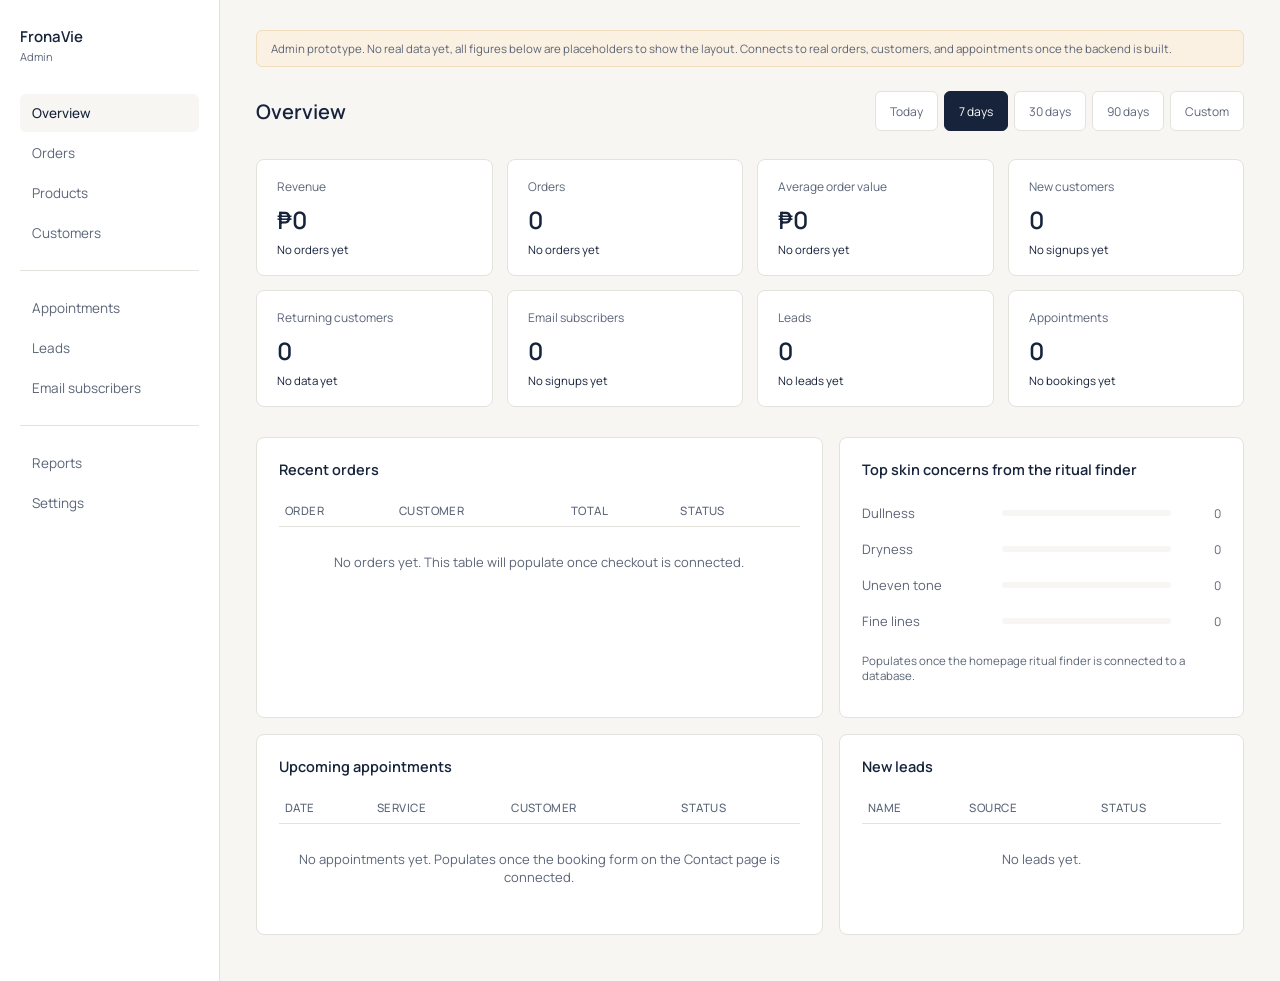
<file: admin.html>
<!DOCTYPE html>
<html lang="en">
<head>
<meta charset="UTF-8">
<meta name="viewport" content="width=device-width, initial-scale=1.0">
<title>Admin · FronaVie</title>
<link href="https://fonts.googleapis.com/css2?family=Manrope:wght@400;500;600;700&display=swap" rel="stylesheet">
<style>
  :root{
    --ink:#16233A; --ink-soft:#5B6577; --line:#E4E2DC; --bg:#F7F6F3; --card:#FFFFFF;
    --green:#2F6B4F; --amber:#9A6B1F; --red:#A03A3A;
  }
  *{box-sizing:border-box;}
  body{ margin:0; font-family:'Manrope',sans-serif; background:var(--bg); color:var(--ink); }
  a{ color:inherit; text-decoration:none; }
  .shell{ display:grid; grid-template-columns:220px 1fr; min-height:100vh; }
  .side{ background:var(--card); border-right:1px solid var(--line); padding:26px 20px; }
  .side .brand{ font-size:15px; font-weight:600; margin-bottom:2px; }
  .side .brand-sub{ font-size:11px; color:var(--ink-soft); margin-bottom:30px; }
  .side nav a{ display:block; padding:10px 12px; font-size:13.5px; color:var(--ink-soft); border-radius:6px; margin-bottom:2px; }
  .side nav a.active{ background:var(--bg); color:var(--ink); font-weight:500; }
  .side nav a:hover{ background:var(--bg); }
  .side .divider{ height:1px; background:var(--line); margin:18px 0; }
  main{ padding:30px 36px; }
  .topline{ display:flex; justify-content:space-between; align-items:center; margin-bottom:28px; flex-wrap:wrap; gap:12px; }
  .topline h1{ font-size:20px; font-weight:600; margin:0; }
  .date-filter{ display:flex; gap:6px; flex-wrap:wrap; }
  .date-filter button{ font-family:'Manrope',sans-serif; font-size:12px; min-height:40px; padding:8px 14px; border:1px solid var(--line); background:var(--card); cursor:pointer; border-radius:6px; color:var(--ink-soft); }
  @media (max-width:800px){ .date-filter button{ min-height:44px; } }
  .date-filter button.active{ background:var(--ink); color:#fff; border-color:var(--ink); }
  .metric-grid{ display:grid; grid-template-columns:repeat(4,1fr); gap:14px; margin-bottom:30px; }
  @media (max-width:900px){ .metric-grid{ grid-template-columns:repeat(2,1fr); } }
  .metric{ background:var(--card); border:1px solid var(--line); border-radius:8px; padding:18px 20px; }
  .metric .m-label{ font-size:12px; color:var(--ink-soft); margin-bottom:8px; }
  .metric .m-value{ font-size:24px; font-weight:600; }
  .metric .m-delta{ font-size:11.5px; margin-top:6px; }
  .metric .m-delta.up{ color:var(--green); }
  .metric .m-delta.down{ color:var(--red); }
  .panels{ display:grid; grid-template-columns:1.4fr 1fr; gap:16px; margin-bottom:16px; }
  @media (max-width:900px){ .panels{ grid-template-columns:1fr; } }
  .panel{ background:var(--card); border:1px solid var(--line); border-radius:8px; padding:22px; }
  .panel h2{ font-size:14.5px; font-weight:600; margin:0 0 16px; }
  table{ width:100%; border-collapse:collapse; font-size:13px; }
  th{ text-align:left; color:var(--ink-soft); font-weight:500; font-size:11.5px; text-transform:uppercase; letter-spacing:.04em; padding:8px 6px; border-bottom:1px solid var(--line); }
  td{ padding:10px 6px; border-bottom:1px solid var(--line); }
  tr:last-child td{ border-bottom:none; }
  .status{ font-size:11.5px; padding:3px 9px; border-radius:20px; display:inline-block; }
  .status.paid{ background:#E9F3EC; color:var(--green); }
  .status.pending{ background:#FBF1E2; color:var(--amber); }
  .status.new{ background:#EAF0FB; color:#2A4E8C; }
  .bar-row{ display:flex; align-items:center; gap:10px; padding:9px 0; font-size:13px; }
  .bar-row .bar-label{ width:130px; flex:none; color:var(--ink-soft); }
  .bar-track{ flex:1; height:6px; background:var(--bg); border-radius:4px; overflow:hidden; }
  .bar-fill{ height:100%; background:var(--ink); border-radius:4px; }
  .bar-row .bar-value{ width:40px; text-align:right; font-size:12px; color:var(--ink-soft); }
  .note{ font-size:11.5px; color:var(--ink-soft); background:#FBF1E2; border:1px solid #EFDDBB; padding:10px 14px; border-radius:6px; margin-bottom:24px; }
  .empty-row{ color:var(--ink-soft); text-align:center; padding:26px 0; }
  .panel-note{ font-size:11.5px; color:var(--ink-soft); margin-top:14px; }

  /* tables scroll inside their own container so real data rows
     never push the whole page sideways */
  .table-wrap{ width:100%; overflow-x:auto; -webkit-overflow-scrolling:touch; }

  /* mobile: the sidebar becomes a slide-out drawer instead of
     disappearing, so every admin section stays reachable on a phone */
  .admin-topbar{ display:none; }
  .side-backdrop{ display:none; }
  @media (max-width:800px){
    .shell{ grid-template-columns:1fr; }
    .admin-topbar{
      display:flex; align-items:center; justify-content:space-between;
      padding:12px 16px; background:var(--card); border-bottom:1px solid var(--line);
      position:sticky; top:0; z-index:30;
    }
    .admin-topbar .brand{ font-size:15px; font-weight:600; }
    .admin-menu-btn{
      font-family:'Manrope',sans-serif; font-size:13px; font-weight:500;
      display:inline-flex; align-items:center; gap:8px;
      min-height:44px; padding:0 16px;
      background:var(--card); border:1px solid var(--line); border-radius:6px;
      color:var(--ink); cursor:pointer;
    }
    .side{
      position:fixed; top:0; left:0; bottom:0; width:240px; z-index:50;
      transform:translateX(-100%); transition:transform .28s ease; overflow-y:auto;
    }
    .side.open{ transform:translateX(0); }
    .side nav a{ min-height:44px; display:flex; align-items:center; }
    .side-backdrop{
      display:block; position:fixed; inset:0; z-index:40;
      background:rgba(22,35,58,.4); opacity:0; pointer-events:none;
      transition:opacity .28s ease;
    }
    .side-backdrop.open{ opacity:1; pointer-events:auto; }
    main{ padding:24px 18px; }
  }
</style>
</head>
<body>

<div class="admin-topbar">
  <span class="brand">FronaVie Admin</span>
  <button class="admin-menu-btn" id="adminMenuBtn" type="button" aria-expanded="false" aria-controls="adminSide">Menu</button>
</div>

<div class="shell">

  <div class="side" id="adminSide">
    <div class="brand">FronaVie</div>
    <div class="brand-sub">Admin</div>
    <nav>
      <a href="#" class="active">Overview</a>
      <a href="#">Orders</a>
      <a href="#">Products</a>
      <a href="#">Customers</a>
      <div class="divider"></div>
      <a href="#">Appointments</a>
      <a href="#">Leads</a>
      <a href="#">Email subscribers</a>
      <div class="divider"></div>
      <a href="#">Reports</a>
      <a href="#">Settings</a>
    </nav>
  </div>

  <main>
    <div class="note">Admin prototype. No real data yet, all figures below are placeholders to show the layout. Connects to real orders, customers, and appointments once the backend is built.</div>

    <div class="topline">
      <h1>Overview</h1>
      <div class="date-filter">
        <button>Today</button>
        <button class="active">7 days</button>
        <button>30 days</button>
        <button>90 days</button>
        <button>Custom</button>
      </div>
    </div>

    <div class="metric-grid">
      <div class="metric"><div class="m-label">Revenue</div><div class="m-value">₱0</div><div class="m-delta">No orders yet</div></div>
      <div class="metric"><div class="m-label">Orders</div><div class="m-value">0</div><div class="m-delta">No orders yet</div></div>
      <div class="metric"><div class="m-label">Average order value</div><div class="m-value">₱0</div><div class="m-delta">No orders yet</div></div>
      <div class="metric"><div class="m-label">New customers</div><div class="m-value">0</div><div class="m-delta">No signups yet</div></div>
      <div class="metric"><div class="m-label">Returning customers</div><div class="m-value">0</div><div class="m-delta">No data yet</div></div>
      <div class="metric"><div class="m-label">Email subscribers</div><div class="m-value">0</div><div class="m-delta">No signups yet</div></div>
      <div class="metric"><div class="m-label">Leads</div><div class="m-value">0</div><div class="m-delta">No leads yet</div></div>
      <div class="metric"><div class="m-label">Appointments</div><div class="m-value">0</div><div class="m-delta">No bookings yet</div></div>
    </div>

    <div class="panels">
      <div class="panel">
        <h2>Recent orders</h2>
        <div class="table-wrap">
        <table>
          <tr><th>Order</th><th>Customer</th><th>Total</th><th>Status</th></tr>
          <tr><td colspan="4" class="empty-row">No orders yet. This table will populate once checkout is connected.</td></tr>
        </table>
        </div>
      </div>
      <div class="panel">
        <h2>Top skin concerns from the ritual finder</h2>
        <div class="bar-row"><span class="bar-label">Dullness</span><div class="bar-track"><div class="bar-fill" style="width:0%;"></div></div><span class="bar-value">0</span></div>
        <div class="bar-row"><span class="bar-label">Dryness</span><div class="bar-track"><div class="bar-fill" style="width:0%;"></div></div><span class="bar-value">0</span></div>
        <div class="bar-row"><span class="bar-label">Uneven tone</span><div class="bar-track"><div class="bar-fill" style="width:0%;"></div></div><span class="bar-value">0</span></div>
        <div class="bar-row"><span class="bar-label">Fine lines</span><div class="bar-track"><div class="bar-fill" style="width:0%;"></div></div><span class="bar-value">0</span></div>
        <p class="panel-note">Populates once the homepage ritual finder is connected to a database.</p>
      </div>
    </div>

    <div class="panels">
      <div class="panel">
        <h2>Upcoming appointments</h2>
        <div class="table-wrap">
        <table>
          <tr><th>Date</th><th>Service</th><th>Customer</th><th>Status</th></tr>
          <tr><td colspan="4" class="empty-row">No appointments yet. Populates once the booking form on the Contact page is connected.</td></tr>
        </table>
        </div>
      </div>
      <div class="panel">
        <h2>New leads</h2>
        <div class="table-wrap">
        <table>
          <tr><th>Name</th><th>Source</th><th>Status</th></tr>
          <tr><td colspan="3" class="empty-row">No leads yet.</td></tr>
        </table>
        </div>
      </div>
    </div>

  </main>
</div>

<div class="side-backdrop" id="adminSideBackdrop"></div>

<script>
  (function(){
    var btn = document.getElementById('adminMenuBtn');
    var side = document.getElementById('adminSide');
    var backdrop = document.getElementById('adminSideBackdrop');
    if(!btn || !side || !backdrop){ return; }
    function setOpen(open){
      side.classList.toggle('open', open);
      backdrop.classList.toggle('open', open);
      btn.setAttribute('aria-expanded', open ? 'true' : 'false');
    }
    btn.addEventListener('click', function(){ setOpen(!side.classList.contains('open')); });
    backdrop.addEventListener('click', function(){ setOpen(false); });
    side.querySelectorAll('nav a').forEach(function(a){
      a.addEventListener('click', function(){ setOpen(false); });
    });
    window.addEventListener('keydown', function(e){ if(e.key === 'Escape'){ setOpen(false); } });
  })();
</script>

</body>
</html>
</file>
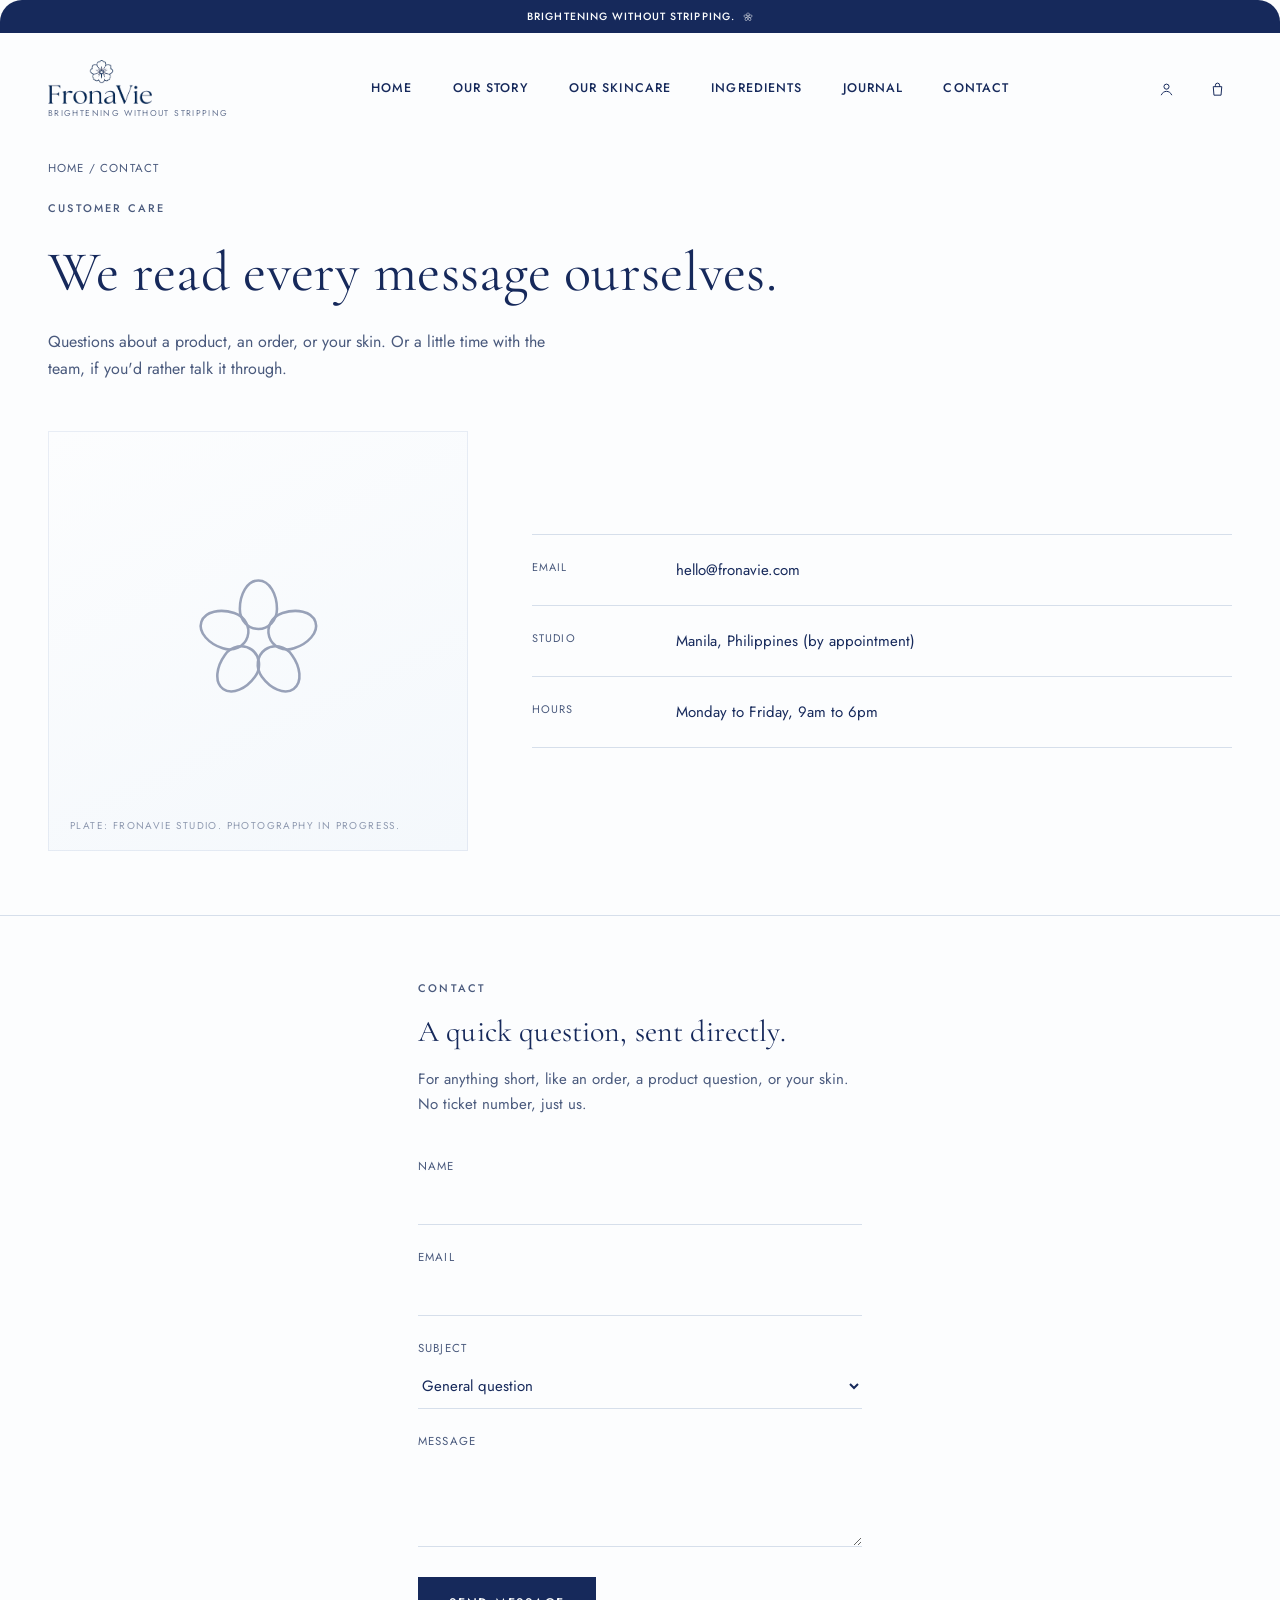
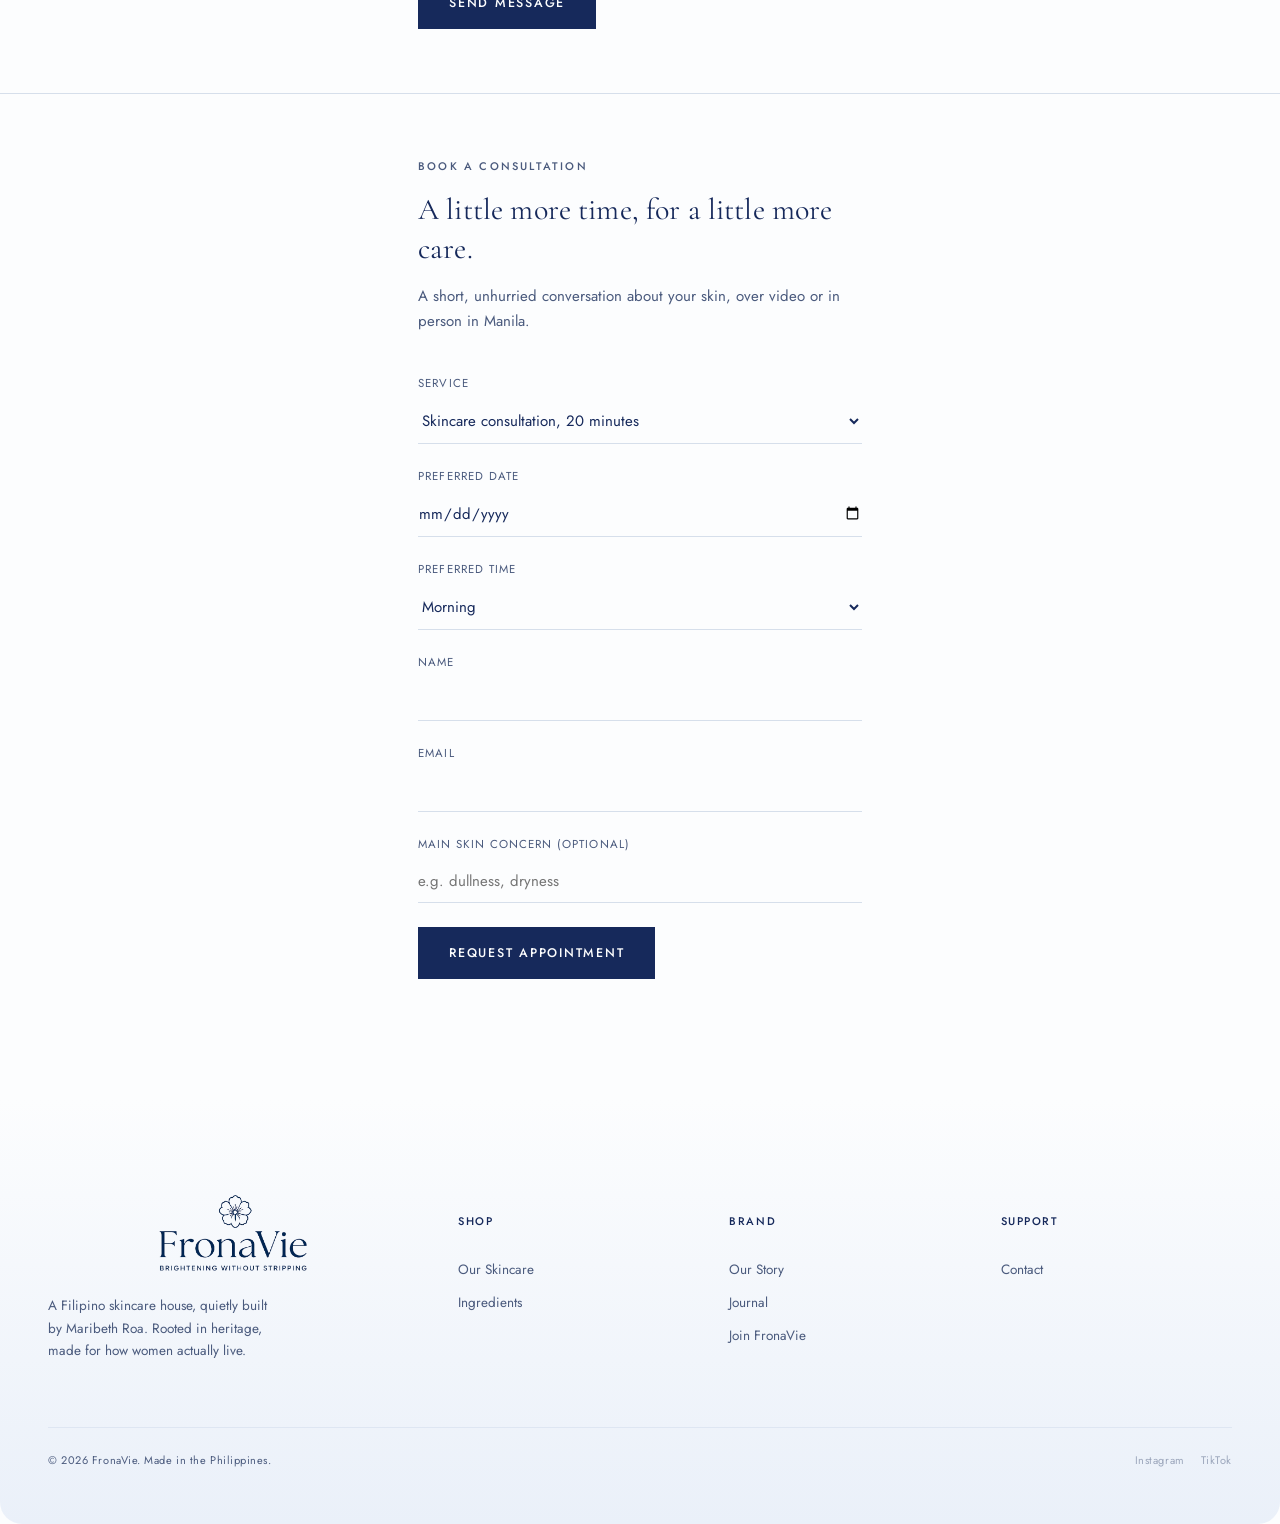
<file: contact.html>
<!DOCTYPE html>
<html lang="en">
<head>
<meta charset="UTF-8">
<meta name="viewport" content="width=device-width, initial-scale=1.0">
<title>Contact · FronaVie</title>
<meta name="description" content="Get in touch with FronaVie, or book a skincare consultation with the team.">
<link rel="preconnect" href="https://fonts.googleapis.com">
<link rel="preconnect" href="https://fonts.gstatic.com" crossorigin>
<link href="https://fonts.googleapis.com/css2?family=Cormorant+Garamond:ital,wght@0,400;0,500;0,600;1,400&family=Jost:wght@300;400;500&family=Parisienne&display=swap" rel="stylesheet">
<link rel="stylesheet" href="style.css">
</head>
<body>

<div class="top-bar">Brightening without stripping.
  <svg width="10" height="10" viewBox="0 0 100 100" fill="none" stroke="currentColor" stroke-width="5" aria-hidden="true">
    <g stroke-linejoin="round">
      <path d="M50 8c8 0 13 10 13 20 0 8-6 14-13 14s-13-6-13-14c0-10 5-20 13-20z"/>
      <path d="M50 8c8 0 13 10 13 20 0 8-6 14-13 14s-13-6-13-14c0-10 5-20 13-20z" transform="rotate(72 50 50)"/>
      <path d="M50 8c8 0 13 10 13 20 0 8-6 14-13 14s-13-6-13-14c0-10 5-20 13-20z" transform="rotate(144 50 50)"/>
      <path d="M50 8c8 0 13 10 13 20 0 8-6 14-13 14s-13-6-13-14c0-10 5-20 13-20z" transform="rotate(216 50 50)"/>
      <path d="M50 8c8 0 13 10 13 20 0 8-6 14-13 14s-13-6-13-14c0-10 5-20 13-20z" transform="rotate(288 50 50)"/>
    </g>
  </svg>
</div>

<header id="header">
  <div class="nav-inner">
    <a href="index.html" class="logo"><img src="assets/fronavie-logo-nav.png" alt="FronaVie" class="logo-img"><span class="logo-tagline">Brightening without stripping</span></a>
    <nav class="nav-center">
      <a href="index.html">Home</a>
      <a href="our-story.html">Our Story</a>
      <a href="our-skincare.html">Our Skincare</a>
      <a href="ingredients.html">Ingredients</a>
      <a href="journal.html">Journal</a>
      <a href="contact.html">Contact</a>
    </nav>
    <div class="nav-right">
      <button class="icon-btn" aria-label="Account"><svg width="17" height="17" viewBox="0 0 24 24" fill="none" stroke="currentColor" stroke-width="1.4"><circle cx="12" cy="8" r="3.6"/><path d="M4.5 20c1.6-3.6 4.4-5.4 7.5-5.4s5.9 1.8 7.5 5.4"/></svg></button>
      <button class="icon-btn" aria-label="Cart"><svg width="17" height="17" viewBox="0 0 24 24" fill="none" stroke="currentColor" stroke-width="1.4"><path d="M6 8h12l-1 12H7L6 8z"/><path d="M9 8V6a3 3 0 016 0v2"/></svg></button>
      <button class="icon-btn menu-toggle" id="menuToggle" aria-label="Menu"><svg width="19" height="19" viewBox="0 0 24 24" fill="none" stroke="currentColor" stroke-width="1.4"><line class="menu-line menu-line-1" x1="3" y1="7" x2="21" y2="7"/><line class="menu-line menu-line-2" x1="3" y1="17" x2="21" y2="17"/></svg></button>
    </div>
  </div>
</header>

<div class="mobile-menu" id="mobileMenu">
  <a href="index.html">Home</a>
  <a href="our-story.html">Our Story</a>
  <a href="our-skincare.html">Our Skincare</a>
  <a href="ingredients.html">Ingredients</a>
  <a href="journal.html">Journal</a>
  <a href="contact.html">Contact</a>
</div>

<div class="site-frame">
<main>

  <section class="page-hero">
    <div class="wrap">
      <div class="crumb reveal in"><a href="index.html">Home</a> / Contact</div>
      <div class="eyebrow reveal in">Customer Care</div>
      <h1 class="reveal in">We read every message ourselves.</h1>
      <p class="lede reveal in">Questions about a product, an order, or your skin. Or a little time with the team, if you'd rather talk it through.</p>
    </div>
  </section>

  <section class="section--flush-top section--tight-bottom">
    <div class="wrap contact-reach-grid">
      <div class="ritual-plate contact-reach-plate reveal">
        <div class="plate-fill">
          <svg class="plate-mark" width="120" height="120" viewBox="0 0 100 100" fill="none" stroke="var(--navy)" stroke-width="1.8">
            <g stroke-linejoin="round">
              <path d="M50 8c8 0 13 10 13 20 0 8-6 14-13 14s-13-6-13-14c0-10 5-20 13-20z"/>
              <path d="M50 8c8 0 13 10 13 20 0 8-6 14-13 14s-13-6-13-14c0-10 5-20 13-20z" transform="rotate(72 50 50)"/>
              <path d="M50 8c8 0 13 10 13 20 0 8-6 14-13 14s-13-6-13-14c0-10 5-20 13-20z" transform="rotate(144 50 50)"/>
              <path d="M50 8c8 0 13 10 13 20 0 8-6 14-13 14s-13-6-13-14c0-10 5-20 13-20z" transform="rotate(216 50 50)"/>
              <path d="M50 8c8 0 13 10 13 20 0 8-6 14-13 14s-13-6-13-14c0-10 5-20 13-20z" transform="rotate(288 50 50)"/>
            </g>
          </svg>
        </div>
        <span class="plate-caption">Plate: FronaVie Studio. Photography in progress.</span>
      </div>
      <div class="reveal">
        <div class="contact-info-item"><span class="l">Email</span><span class="v">hello@fronavie.com</span></div>
        <div class="contact-info-item"><span class="l">Studio</span><span class="v">Manila, Philippines (by appointment)</span></div>
        <div class="contact-info-item"><span class="l">Hours</span><span class="v">Monday to Friday, 9am to 6pm</span></div>
      </div>
    </div>
  </section>

  <hr class="rule">

  <section class="section--tight-top section--tight-bottom">
    <div class="wrap reading-tight">
      <div class="eyebrow reveal mb-2">Contact</div>
      <h2 class="reveal h-sub mb-2">A quick question, sent directly.</h2>
      <p class="reveal lede-sm mb-5">For anything short, like an order, a product question, or your skin. No ticket number, just us.</p>
      <div id="contactFormWrap">
        <form id="contactForm">
          <div class="field"><label>Name</label><input type="text" required></div>
          <div class="field"><label>Email</label><input type="email" required></div>
          <div class="field"><label>Subject</label>
            <select>
              <option>General question</option>
              <option>Order support</option>
              <option>Skincare advice</option>
              <option>Press &amp; partnerships</option>
            </select>
          </div>
          <div class="field"><label>Message</label><textarea required></textarea></div>
          <button type="submit" class="btn solid">Send message</button>
        </form>
      </div>
      <div class="form-confirm" id="contactConfirm">
        <div class="eyebrow">Received</div>
        <h2 class="mt-2 mb-2">Thank you.</h2>
        <p class="text-soft">We read every message ourselves. Expect a reply within one to two business days.</p>
      </div>
    </div>
  </section>

  <hr class="rule">

  <section class="section--tight-top">
    <div class="wrap reading-tight">
      <div class="eyebrow reveal mb-2">Book A Consultation</div>
      <h2 class="reveal h-sub mb-2">A little more time, for a little more care.</h2>
      <p class="reveal lede-sm mb-5">A short, unhurried conversation about your skin, over video or in person in Manila.</p>
      <div id="bookingFormWrap">
        <form id="bookingForm">
          <div class="field"><label>Service</label>
            <select>
              <option>Skincare consultation, 20 minutes</option>
              <option>Founder consultation, 30 minutes</option>
              <option>In-person fitting, Manila</option>
            </select>
          </div>
          <div class="field"><label>Preferred date</label><input type="date" required></div>
          <div class="field"><label>Preferred time</label>
            <select>
              <option>Morning</option>
              <option>Afternoon</option>
              <option>Evening</option>
            </select>
          </div>
          <div class="field"><label>Name</label><input type="text" required></div>
          <div class="field"><label>Email</label><input type="email" required></div>
          <div class="field"><label>Main skin concern (optional)</label><input type="text" placeholder="e.g. dullness, dryness"></div>
          <button type="submit" class="btn solid">Request appointment</button>
        </form>
      </div>
      <div class="form-confirm" id="bookingConfirm">
        <div class="eyebrow">Requested</div>
        <h2 class="mt-2 mb-2">Your appointment request is in.</h2>
        <p class="text-soft">We'll confirm your exact time by email. Nothing is booked as final until you hear from us.</p>
      </div>
    </div>
  </section>

</main>

<footer>
  <div class="wrap">
    <div class="foot-grid">
      <div class="foot-brand">
        <div class="logo foot-logo-full"><img src="assets/fronavie-logo-full.png" alt="FronaVie. Brightening without stripping." class="logo-img"></div>
        <p>A Filipino skincare house, quietly built by Maribeth Roa. Rooted in heritage, made for how women actually live.</p>
      </div>
      <div class="foot-col"><h5>Shop</h5>
        <a href="our-skincare.html">Our Skincare</a><a href="ingredients.html">Ingredients</a>
      </div>
      <div class="foot-col"><h5>Brand</h5>
        <a href="our-story.html">Our Story</a><a href="journal.html">Journal</a><a href="join.html">Join FronaVie</a>
      </div>
      <div class="foot-col"><h5>Support</h5>
        <a href="contact.html">Contact</a>
      </div>
    </div>
    <div class="foot-bottom">
      <div>© 2026 FronaVie. Made in the Philippines.</div>
      <div class="foot-social">
        <span class="foot-social-pending" aria-label="Instagram, coming soon">Instagram</span>
        <span class="foot-social-pending" aria-label="TikTok, coming soon">TikTok</span>
      </div>
    </div>
  </div>
</footer>
</div>


<script src="main.js"></script>
<script>
  document.getElementById('contactForm').addEventListener('submit', function(e){
    e.preventDefault();
    document.getElementById('contactFormWrap').style.display = 'none';
    document.getElementById('contactConfirm').classList.add('show');
  });
  document.getElementById('bookingForm').addEventListener('submit', function(e){
    e.preventDefault();
    document.getElementById('bookingFormWrap').style.display = 'none';
    document.getElementById('bookingConfirm').classList.add('show');
  });
</script>
</body>
</html>
</file>
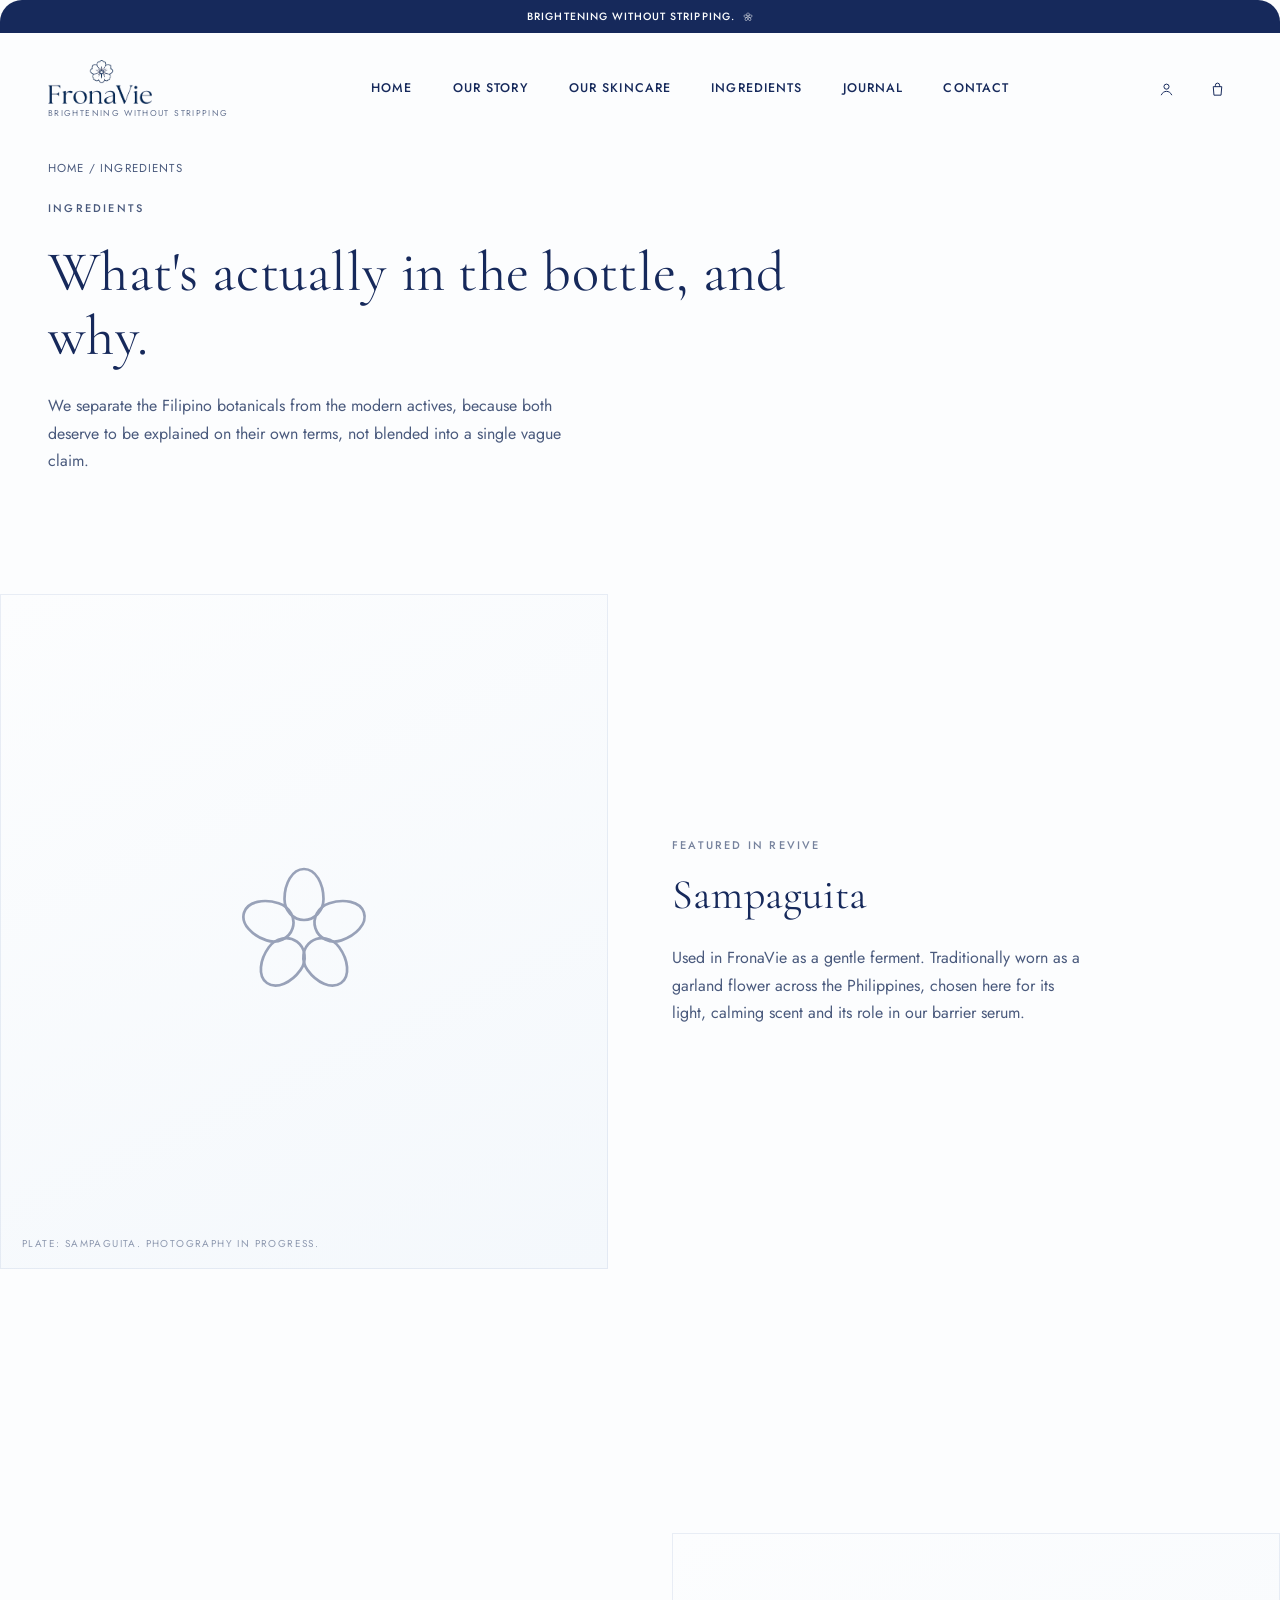
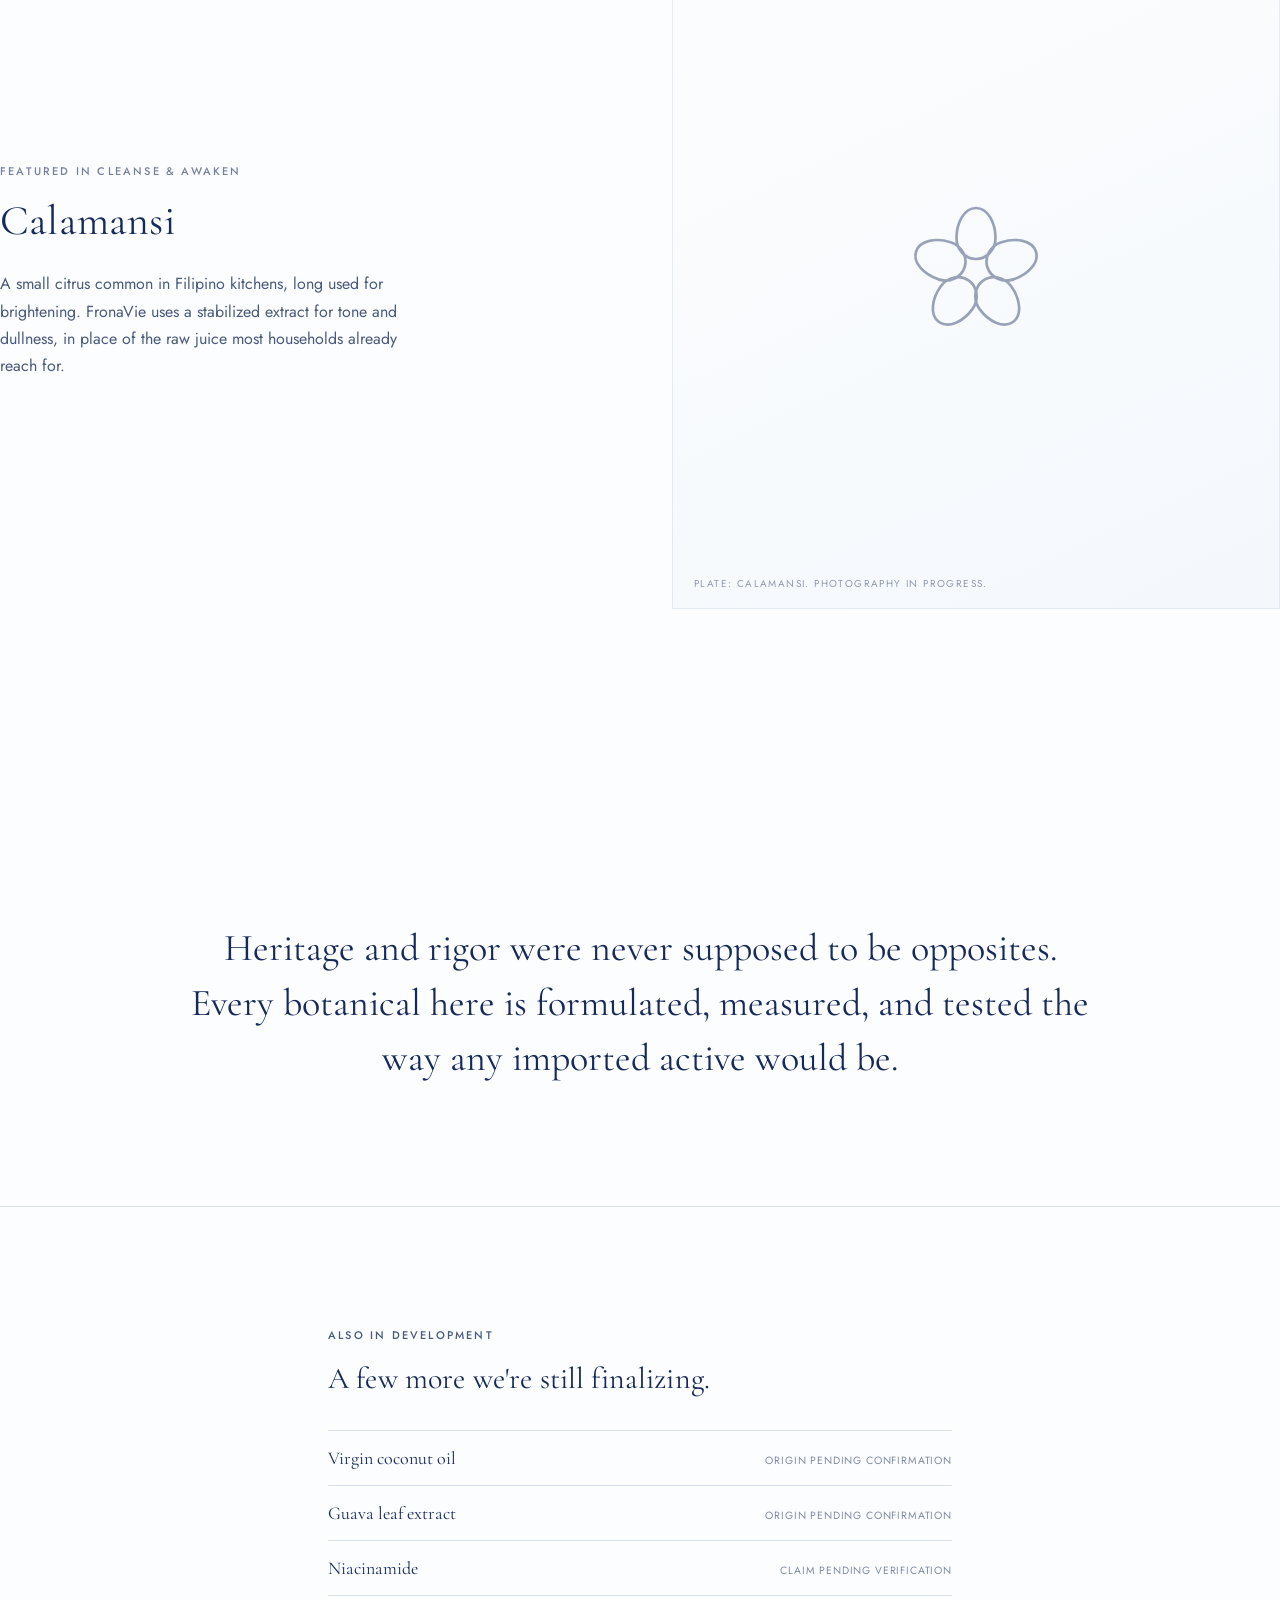
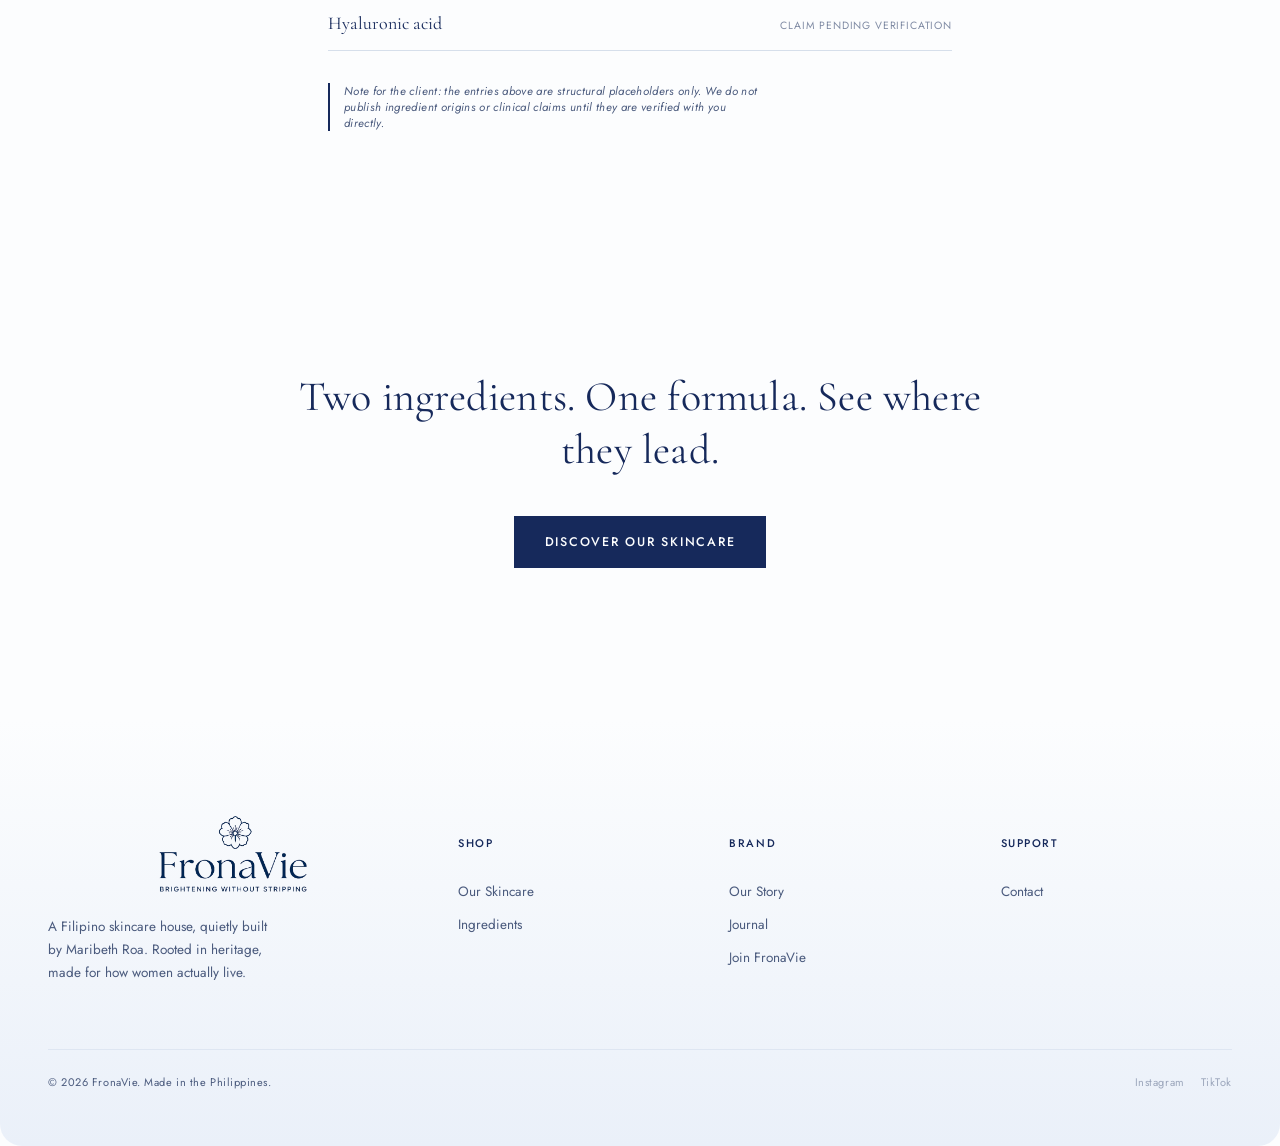
<file: ingredients.html>
<!DOCTYPE html>
<html lang="en">
<head>
<meta charset="UTF-8">
<meta name="viewport" content="width=device-width, initial-scale=1.0">
<title>Ingredients · FronaVie</title>
<meta name="description" content="The botanicals and actives behind FronaVie, and why each one earned a place in the formula.">
<link rel="preconnect" href="https://fonts.googleapis.com">
<link rel="preconnect" href="https://fonts.gstatic.com" crossorigin>
<link href="https://fonts.googleapis.com/css2?family=Cormorant+Garamond:ital,wght@0,400;0,500;0,600;1,400&family=Jost:wght@300;400;500&family=Parisienne&display=swap" rel="stylesheet">
<link rel="stylesheet" href="style.css">
</head>
<body>

<div class="top-bar">Brightening without stripping.
  <svg width="10" height="10" viewBox="0 0 100 100" fill="none" stroke="currentColor" stroke-width="5" aria-hidden="true">
    <g stroke-linejoin="round">
      <path d="M50 8c8 0 13 10 13 20 0 8-6 14-13 14s-13-6-13-14c0-10 5-20 13-20z"/>
      <path d="M50 8c8 0 13 10 13 20 0 8-6 14-13 14s-13-6-13-14c0-10 5-20 13-20z" transform="rotate(72 50 50)"/>
      <path d="M50 8c8 0 13 10 13 20 0 8-6 14-13 14s-13-6-13-14c0-10 5-20 13-20z" transform="rotate(144 50 50)"/>
      <path d="M50 8c8 0 13 10 13 20 0 8-6 14-13 14s-13-6-13-14c0-10 5-20 13-20z" transform="rotate(216 50 50)"/>
      <path d="M50 8c8 0 13 10 13 20 0 8-6 14-13 14s-13-6-13-14c0-10 5-20 13-20z" transform="rotate(288 50 50)"/>
    </g>
  </svg>
</div>

<header id="header">
  <div class="nav-inner">
    <a href="index.html" class="logo"><img src="assets/fronavie-logo-nav.png" alt="FronaVie" class="logo-img"><span class="logo-tagline">Brightening without stripping</span></a>
    <nav class="nav-center">
      <a href="index.html">Home</a>
      <a href="our-story.html">Our Story</a>
      <a href="our-skincare.html">Our Skincare</a>
      <a href="ingredients.html">Ingredients</a>
      <a href="journal.html">Journal</a>
      <a href="contact.html">Contact</a>
    </nav>
    <div class="nav-right">
      <button class="icon-btn" aria-label="Account"><svg width="17" height="17" viewBox="0 0 24 24" fill="none" stroke="currentColor" stroke-width="1.4"><circle cx="12" cy="8" r="3.6"/><path d="M4.5 20c1.6-3.6 4.4-5.4 7.5-5.4s5.9 1.8 7.5 5.4"/></svg></button>
      <button class="icon-btn" aria-label="Cart"><svg width="17" height="17" viewBox="0 0 24 24" fill="none" stroke="currentColor" stroke-width="1.4"><path d="M6 8h12l-1 12H7L6 8z"/><path d="M9 8V6a3 3 0 016 0v2"/></svg></button>
      <button class="icon-btn menu-toggle" id="menuToggle" aria-label="Menu"><svg width="19" height="19" viewBox="0 0 24 24" fill="none" stroke="currentColor" stroke-width="1.4"><line class="menu-line menu-line-1" x1="3" y1="7" x2="21" y2="7"/><line class="menu-line menu-line-2" x1="3" y1="17" x2="21" y2="17"/></svg></button>
    </div>
  </div>
</header>

<div class="mobile-menu" id="mobileMenu">
  <a href="index.html">Home</a>
  <a href="our-story.html">Our Story</a>
  <a href="our-skincare.html">Our Skincare</a>
  <a href="ingredients.html">Ingredients</a>
  <a href="journal.html">Journal</a>
  <a href="contact.html">Contact</a>
</div>

<div class="site-frame">
<main>

  <section class="page-hero">
    <div class="wrap">
      <div class="crumb reveal in"><a href="index.html">Home</a> / Ingredients</div>
      <div class="eyebrow reveal in">Ingredients</div>
      <h1 class="reveal in">What's actually in the bottle, and why.</h1>
      <p class="lede reveal in">We separate the Filipino botanicals from the modern actives, because both deserve to be explained on their own terms, not blended into a single vague claim.</p>
    </div>
  </section>

  <section class="section--flush-top">
    <div class="wrap ing-feature">
      <div class="ritual-plate ing-feature-photo reveal">
        <div class="plate-fill">
          <svg class="plate-mark" width="130" height="130" viewBox="0 0 100 100" fill="none" stroke="var(--navy)" stroke-width="1.8">
            <g stroke-linejoin="round">
              <path d="M50 8c8 0 13 10 13 20 0 8-6 14-13 14s-13-6-13-14c0-10 5-20 13-20z"/>
              <path d="M50 8c8 0 13 10 13 20 0 8-6 14-13 14s-13-6-13-14c0-10 5-20 13-20z" transform="rotate(72 50 50)"/>
              <path d="M50 8c8 0 13 10 13 20 0 8-6 14-13 14s-13-6-13-14c0-10 5-20 13-20z" transform="rotate(144 50 50)"/>
              <path d="M50 8c8 0 13 10 13 20 0 8-6 14-13 14s-13-6-13-14c0-10 5-20 13-20z" transform="rotate(216 50 50)"/>
              <path d="M50 8c8 0 13 10 13 20 0 8-6 14-13 14s-13-6-13-14c0-10 5-20 13-20z" transform="rotate(288 50 50)"/>
            </g>
          </svg>
        </div>
        <span class="plate-caption">Plate: Sampaguita. Photography in progress.</span>
      </div>
      <div class="reveal">
        <div class="eyebrow">Featured In Revive</div>
        <h2>Sampaguita</h2>
        <p>Used in FronaVie as a gentle ferment. Traditionally worn as a garland flower across the Philippines, chosen here for its light, calming scent and its role in our barrier serum.</p>
      </div>
    </div>
  </section>

  <section class="section--flush-top">
    <div class="wrap ing-feature reverse">
      <div class="ritual-plate ing-feature-photo reveal">
        <div class="plate-fill">
          <svg class="plate-mark" width="130" height="130" viewBox="0 0 100 100" fill="none" stroke="var(--navy)" stroke-width="1.8">
            <g stroke-linejoin="round">
              <path d="M50 8c8 0 13 10 13 20 0 8-6 14-13 14s-13-6-13-14c0-10 5-20 13-20z"/>
              <path d="M50 8c8 0 13 10 13 20 0 8-6 14-13 14s-13-6-13-14c0-10 5-20 13-20z" transform="rotate(72 50 50)"/>
              <path d="M50 8c8 0 13 10 13 20 0 8-6 14-13 14s-13-6-13-14c0-10 5-20 13-20z" transform="rotate(144 50 50)"/>
              <path d="M50 8c8 0 13 10 13 20 0 8-6 14-13 14s-13-6-13-14c0-10 5-20 13-20z" transform="rotate(216 50 50)"/>
              <path d="M50 8c8 0 13 10 13 20 0 8-6 14-13 14s-13-6-13-14c0-10 5-20 13-20z" transform="rotate(288 50 50)"/>
            </g>
          </svg>
        </div>
        <span class="plate-caption">Plate: Calamansi. Photography in progress.</span>
      </div>
      <div class="reveal">
        <div class="eyebrow">Featured In Cleanse &amp; Awaken</div>
        <h2>Calamansi</h2>
        <p>A small citrus common in Filipino kitchens, long used for brightening. FronaVie uses a stabilized extract for tone and dullness, in place of the raw juice most households already reach for.</p>
      </div>
    </div>
  </section>

  <!--
    BRIDGING STATEMENT: ties the heritage+botanicals content above to
    the efficacy+trust pillar (Kiehl's), so the two spreads read as one
    point of view rather than two parallel entries. Copy adapted from
    the already-approved homepage diff-list line; no new claims made.
  -->
  <section class="statement">
    <div class="wrap reveal">
      <p>Heritage and rigor were never supposed to be opposites. Every botanical here is formulated, measured, and tested the way any imported active would be.</p>
    </div>
  </section>

  <hr class="rule">

  <section>
    <div class="wrap reading">
      <div class="eyebrow reveal">Also In Development</div>
      <h2 class="reveal h-sub mt-2 mb-4">A few more we're still finalizing.</h2>
      <div class="ing-pending-list reveal">
        <div class="ing-pending-row"><span class="name">Virgin coconut oil</span><span class="tag">Origin pending confirmation</span></div>
        <div class="ing-pending-row"><span class="name">Guava leaf extract</span><span class="tag">Origin pending confirmation</span></div>
        <div class="ing-pending-row"><span class="name">Niacinamide</span><span class="tag">Claim pending verification</span></div>
        <div class="ing-pending-row"><span class="name">Hyaluronic acid</span><span class="tag">Claim pending verification</span></div>
      </div>
      <div class="placeholder-note on-light mt-4">
        Note for the client: the entries above are structural placeholders only. We do not publish ingredient origins or clinical claims until they are verified with you directly.
      </div>
    </div>
  </section>

  <!-- CLOSING: intentional ending, not a trail-off. Reuses the same
       final-statement pattern already established on Our Story. -->
  <section class="final-statement">
    <div class="wrap reveal">
      <h2>Two ingredients. One formula. See where they lead.</h2>
      <div class="mt-5"><a href="our-skincare.html" class="btn solid">Discover our skincare</a></div>
    </div>
  </section>

</main>

<footer>
  <div class="wrap">
    <div class="foot-grid">
      <div class="foot-brand">
        <div class="logo foot-logo-full"><img src="assets/fronavie-logo-full.png" alt="FronaVie. Brightening without stripping." class="logo-img"></div>
        <p>A Filipino skincare house, quietly built by Maribeth Roa. Rooted in heritage, made for how women actually live.</p>
      </div>
      <div class="foot-col"><h5>Shop</h5>
        <a href="our-skincare.html">Our Skincare</a><a href="ingredients.html">Ingredients</a>
      </div>
      <div class="foot-col"><h5>Brand</h5>
        <a href="our-story.html">Our Story</a><a href="journal.html">Journal</a><a href="join.html">Join FronaVie</a>
      </div>
      <div class="foot-col"><h5>Support</h5>
        <a href="contact.html">Contact</a>
      </div>
    </div>
    <div class="foot-bottom">
      <div>© 2026 FronaVie. Made in the Philippines.</div>
      <div class="foot-social">
        <span class="foot-social-pending" aria-label="Instagram, coming soon">Instagram</span>
        <span class="foot-social-pending" aria-label="TikTok, coming soon">TikTok</span>
      </div>
    </div>
  </div>
</footer>
</div>


<script src="main.js"></script>
</body>
</html>
</file>
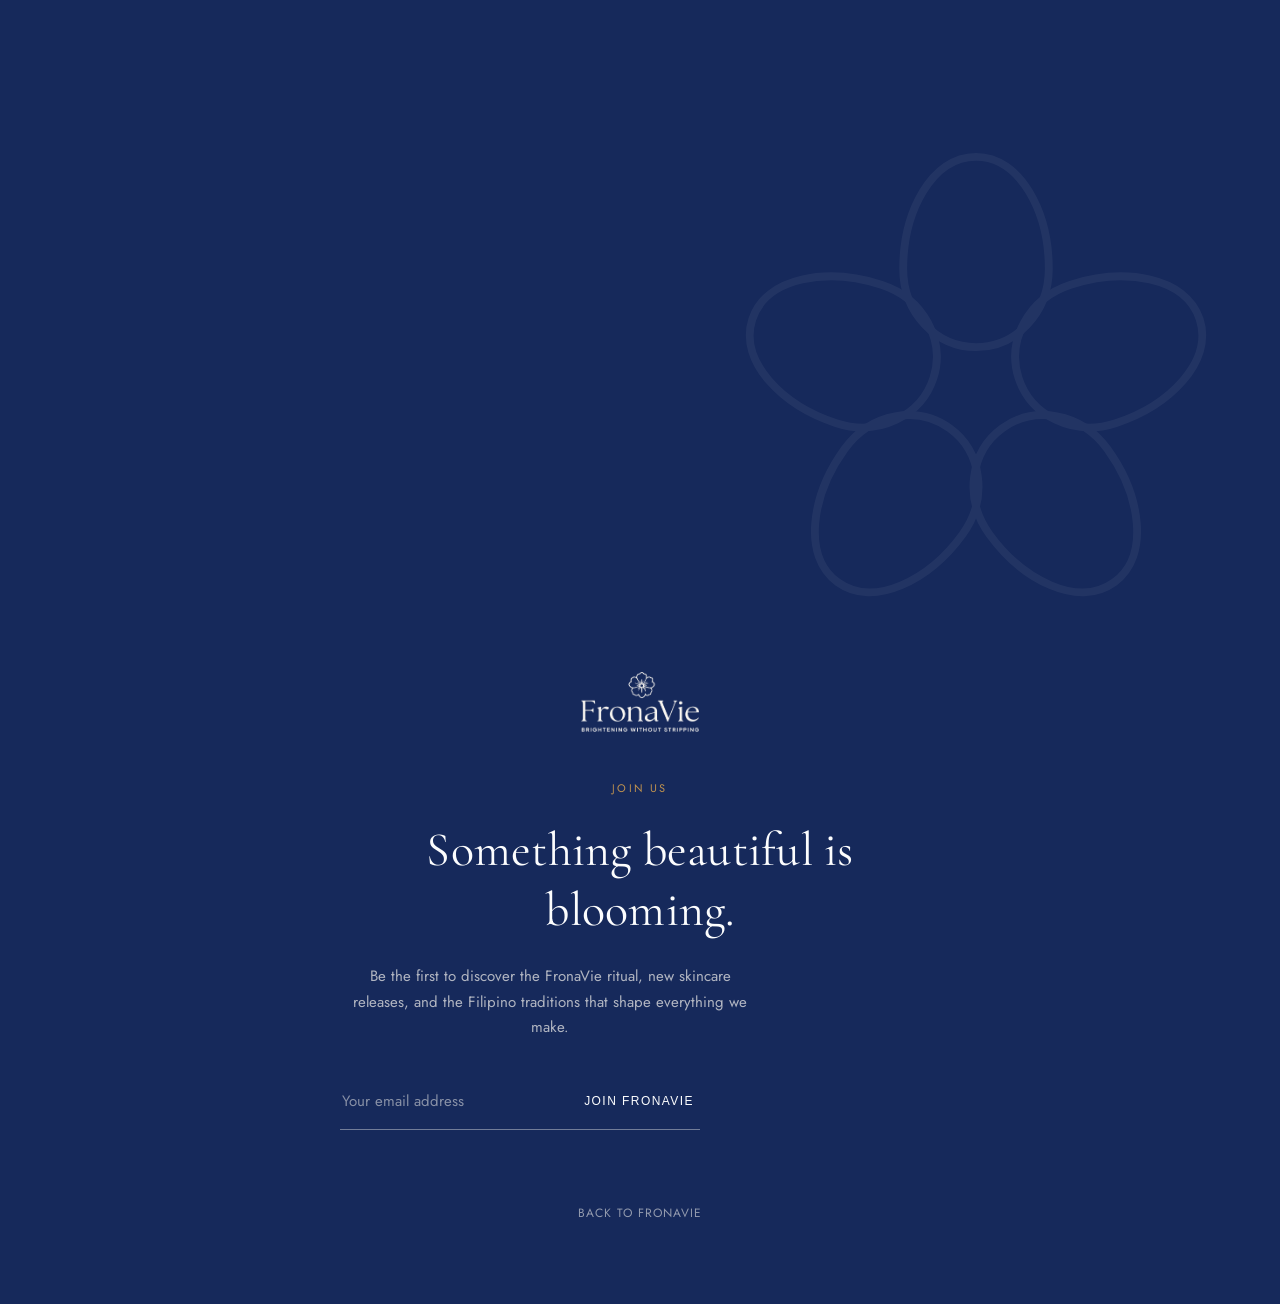
<file: join.html>
<!DOCTYPE html>
<html lang="en">
<head>
<meta charset="UTF-8">
<meta name="viewport" content="width=device-width, initial-scale=1.0">
<title>Join FronaVie</title>
<meta name="description" content="Be the first to know what's blooming at FronaVie.">
<link rel="preconnect" href="https://fonts.googleapis.com">
<link rel="preconnect" href="https://fonts.gstatic.com" crossorigin>
<link href="https://fonts.googleapis.com/css2?family=Cormorant+Garamond:ital,wght@0,400;0,500;0,600;1,400&family=Jost:wght@300;400;500&display=swap" rel="stylesheet">
<link rel="stylesheet" href="style.css">
</head>
<body class="page-join">

<div class="join-shell">

  <svg class="join-watermark" viewBox="0 0 100 100" fill="none" stroke="var(--warm-white)" stroke-width="1.4"><g stroke-linejoin="round"><path d="M50 8c8 0 13 10 13 20 0 8-6 14-13 14s-13-6-13-14c0-10 5-20 13-20z"/><path d="M50 8c8 0 13 10 13 20 0 8-6 14-13 14s-13-6-13-14c0-10 5-20 13-20z" transform="rotate(72 50 50)"/><path d="M50 8c8 0 13 10 13 20 0 8-6 14-13 14s-13-6-13-14c0-10 5-20 13-20z" transform="rotate(144 50 50)"/><path d="M50 8c8 0 13 10 13 20 0 8-6 14-13 14s-13-6-13-14c0-10 5-20 13-20z" transform="rotate(216 50 50)"/><path d="M50 8c8 0 13 10 13 20 0 8-6 14-13 14s-13-6-13-14c0-10 5-20 13-20z" transform="rotate(288 50 50)"/></g></svg>

  <img src="assets/fronavie-logo-full-white.png" alt="FronaVie. Brightening without stripping." class="logo-img">

  <div id="joinForm">
    <div class="join-eyebrow">Join Us</div>
    <h1>Something beautiful is blooming.</h1>
    <p class="sub">Be the first to discover the FronaVie ritual, new skincare releases, and the Filipino traditions that shape everything we make.</p>
    <form class="join-form" id="joinFormEl">
      <input type="email" placeholder="Your email address" required aria-label="Email address">
      <button type="submit">Join FronaVie</button>
    </form>
  </div>

  <div class="join-confirm" id="joinConfirm">
    <div class="join-eyebrow">You're In</div>
    <h1>Welcome to FronaVie.</h1>
    <p class="sub">We'll write when we have something worth saying.</p>
  </div>

  <a href="index.html" class="join-back">Back to FronaVie</a>

</div>

<script>
  document.getElementById('joinFormEl').addEventListener('submit', function(e){
    e.preventDefault();
    document.getElementById('joinForm').style.display = 'none';
    document.getElementById('joinConfirm').classList.add('show');
  });
</script>
</body>
</html>
</file>
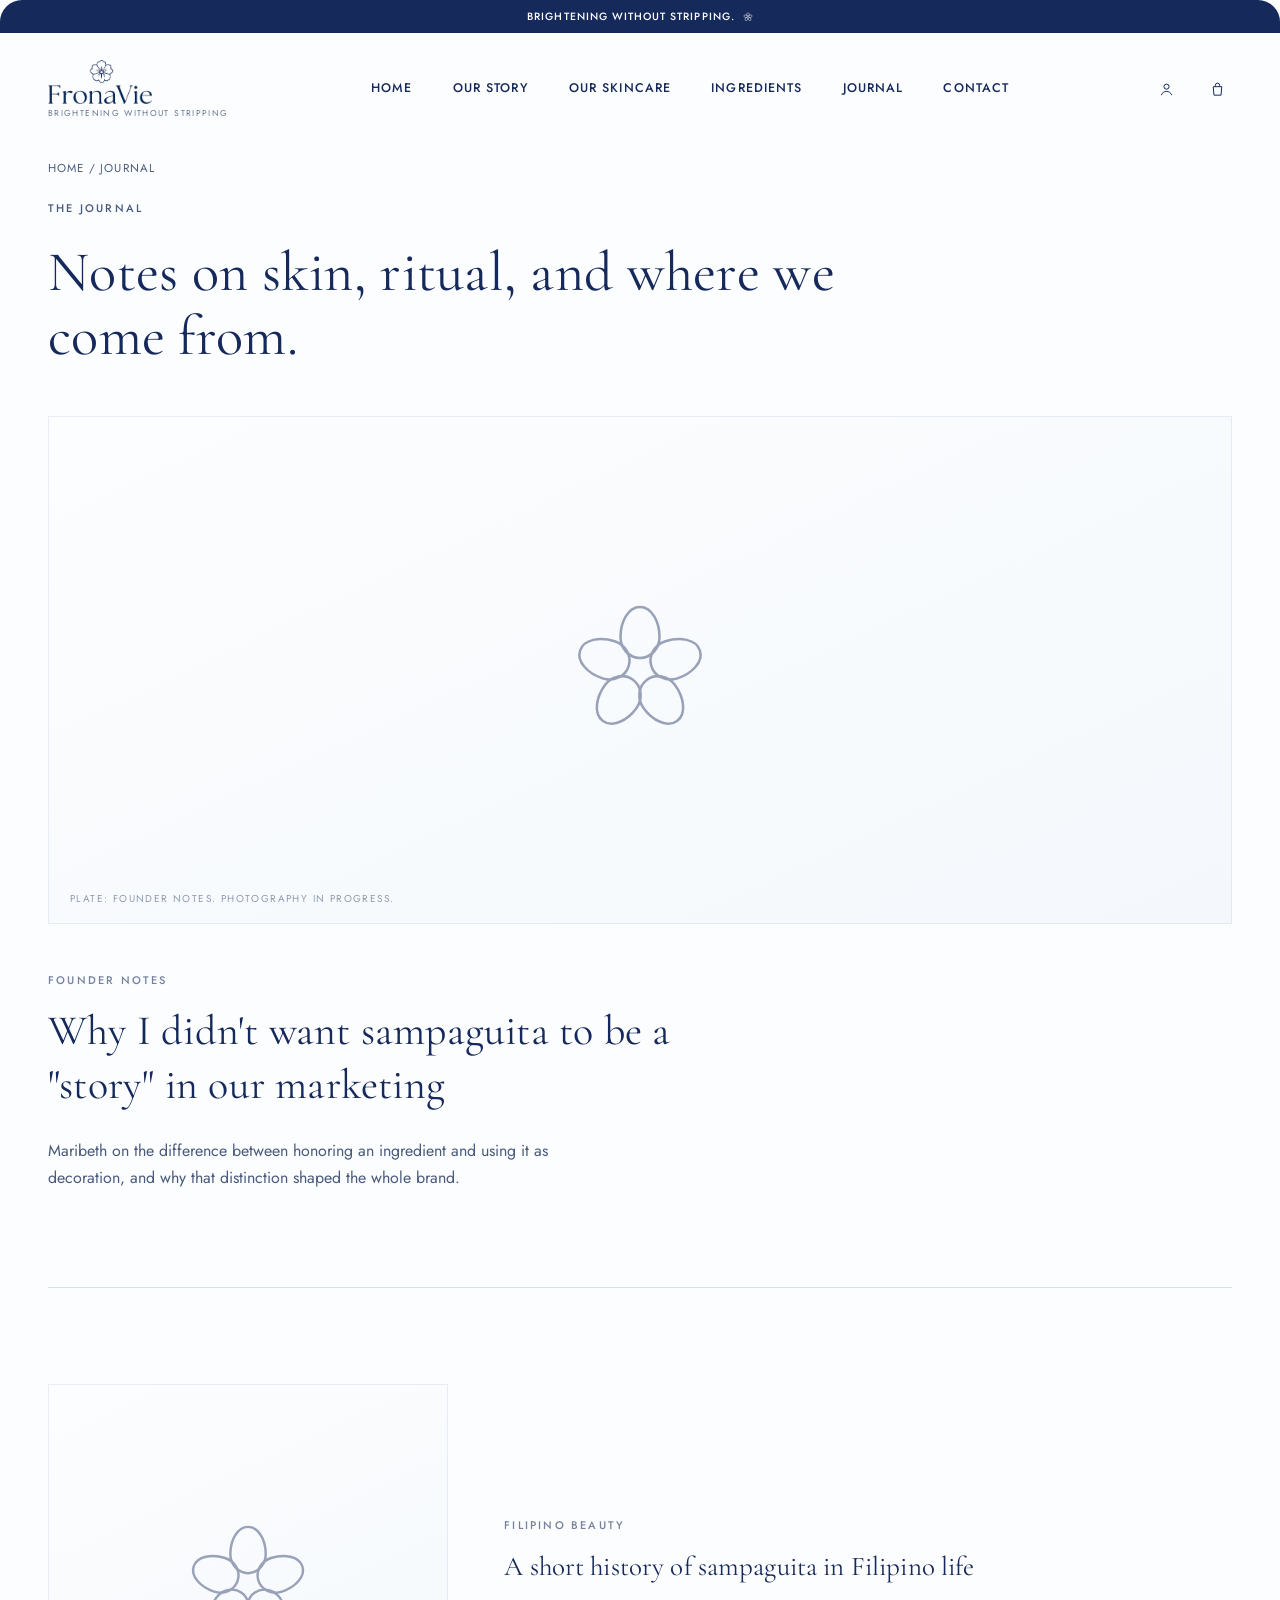
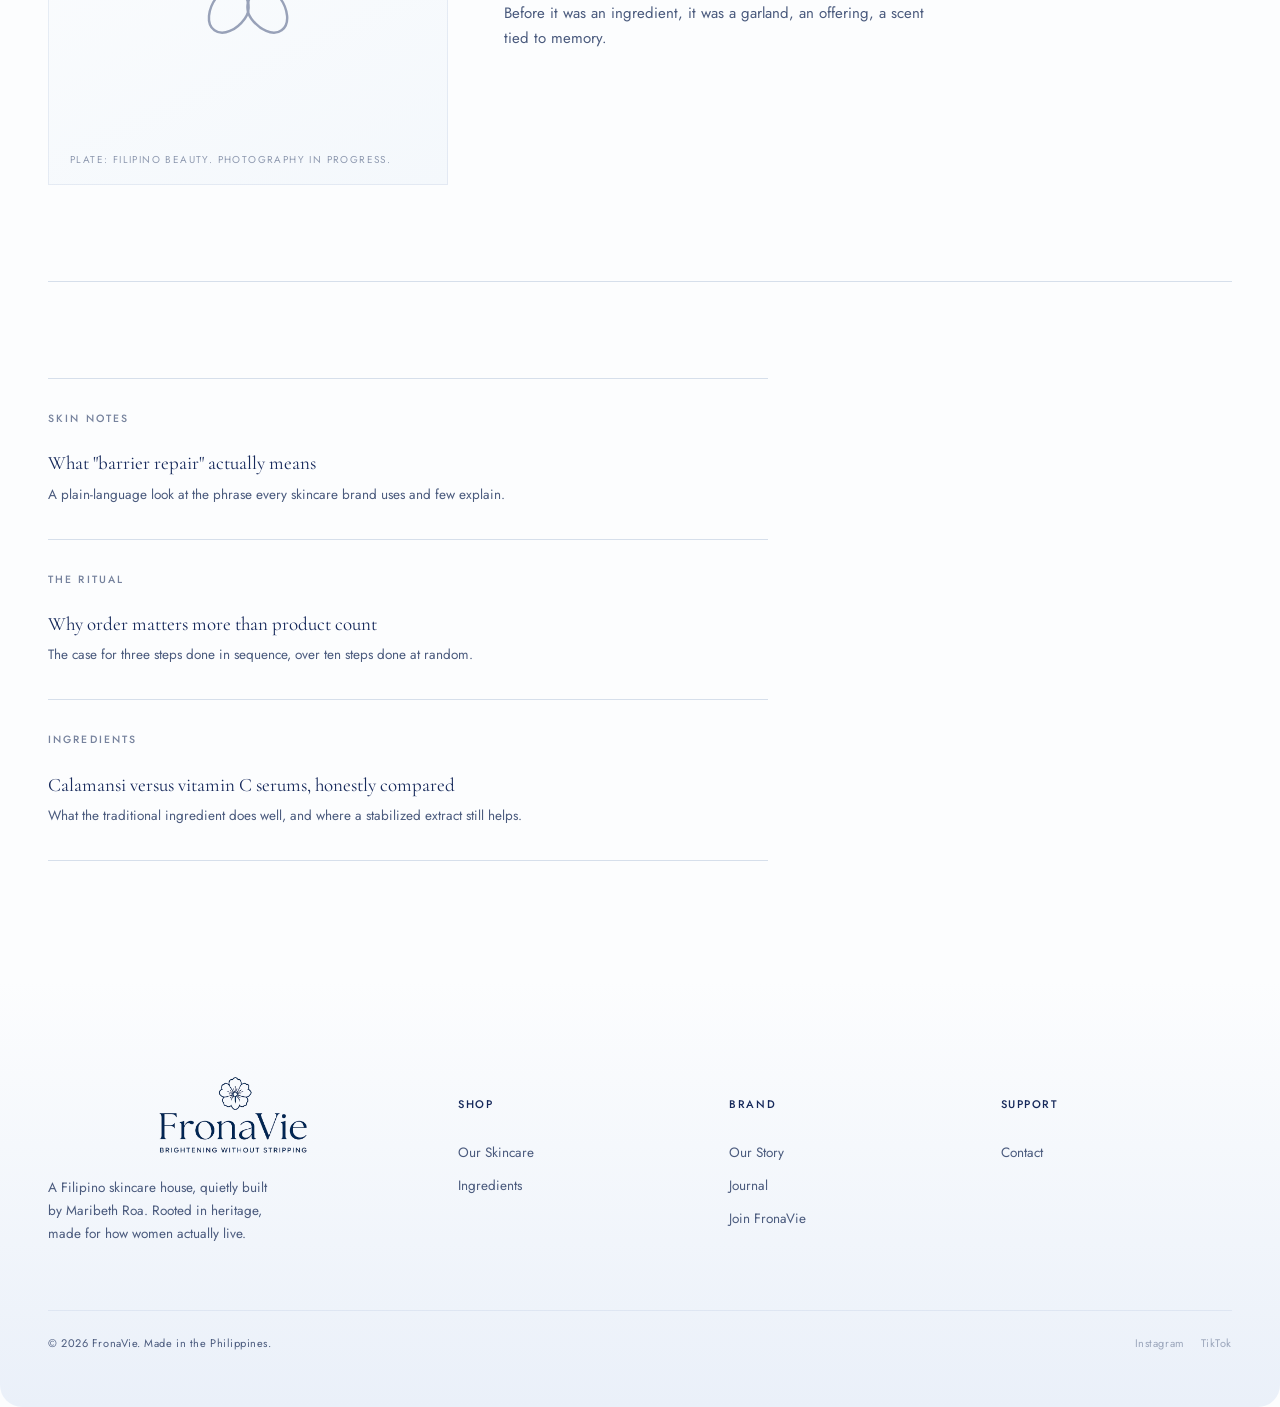
<file: journal.html>
<!DOCTYPE html>
<html lang="en">
<head>
<meta charset="UTF-8">
<meta name="viewport" content="width=device-width, initial-scale=1.0">
<title>Journal · FronaVie</title>
<meta name="description" content="Notes on skin, ritual, and the traditions that shaped them, from the FronaVie team and founder Maribeth Roa.">
<link rel="preconnect" href="https://fonts.googleapis.com">
<link rel="preconnect" href="https://fonts.gstatic.com" crossorigin>
<link href="https://fonts.googleapis.com/css2?family=Cormorant+Garamond:ital,wght@0,400;0,500;0,600;1,400&family=Jost:wght@300;400;500&family=Parisienne&display=swap" rel="stylesheet">
<link rel="stylesheet" href="style.css">
</head>
<body>

<div class="top-bar">Brightening without stripping.
  <svg width="10" height="10" viewBox="0 0 100 100" fill="none" stroke="currentColor" stroke-width="5" aria-hidden="true">
    <g stroke-linejoin="round">
      <path d="M50 8c8 0 13 10 13 20 0 8-6 14-13 14s-13-6-13-14c0-10 5-20 13-20z"/>
      <path d="M50 8c8 0 13 10 13 20 0 8-6 14-13 14s-13-6-13-14c0-10 5-20 13-20z" transform="rotate(72 50 50)"/>
      <path d="M50 8c8 0 13 10 13 20 0 8-6 14-13 14s-13-6-13-14c0-10 5-20 13-20z" transform="rotate(144 50 50)"/>
      <path d="M50 8c8 0 13 10 13 20 0 8-6 14-13 14s-13-6-13-14c0-10 5-20 13-20z" transform="rotate(216 50 50)"/>
      <path d="M50 8c8 0 13 10 13 20 0 8-6 14-13 14s-13-6-13-14c0-10 5-20 13-20z" transform="rotate(288 50 50)"/>
    </g>
  </svg>
</div>

<header id="header">
  <div class="nav-inner">
    <a href="index.html" class="logo"><img src="assets/fronavie-logo-nav.png" alt="FronaVie" class="logo-img"><span class="logo-tagline">Brightening without stripping</span></a>
    <nav class="nav-center">
      <a href="index.html">Home</a>
      <a href="our-story.html">Our Story</a>
      <a href="our-skincare.html">Our Skincare</a>
      <a href="ingredients.html">Ingredients</a>
      <a href="journal.html">Journal</a>
      <a href="contact.html">Contact</a>
    </nav>
    <div class="nav-right">
      <button class="icon-btn" aria-label="Account"><svg width="17" height="17" viewBox="0 0 24 24" fill="none" stroke="currentColor" stroke-width="1.4"><circle cx="12" cy="8" r="3.6"/><path d="M4.5 20c1.6-3.6 4.4-5.4 7.5-5.4s5.9 1.8 7.5 5.4"/></svg></button>
      <button class="icon-btn" aria-label="Cart"><svg width="17" height="17" viewBox="0 0 24 24" fill="none" stroke="currentColor" stroke-width="1.4"><path d="M6 8h12l-1 12H7L6 8z"/><path d="M9 8V6a3 3 0 016 0v2"/></svg></button>
      <button class="icon-btn menu-toggle" id="menuToggle" aria-label="Menu"><svg width="19" height="19" viewBox="0 0 24 24" fill="none" stroke="currentColor" stroke-width="1.4"><line class="menu-line menu-line-1" x1="3" y1="7" x2="21" y2="7"/><line class="menu-line menu-line-2" x1="3" y1="17" x2="21" y2="17"/></svg></button>
    </div>
  </div>
</header>

<div class="mobile-menu" id="mobileMenu">
  <a href="index.html">Home</a>
  <a href="our-story.html">Our Story</a>
  <a href="our-skincare.html">Our Skincare</a>
  <a href="ingredients.html">Ingredients</a>
  <a href="journal.html">Journal</a>
  <a href="contact.html">Contact</a>
</div>

<div class="site-frame">
<main>

  <section class="page-hero">
    <div class="wrap">
      <div class="crumb reveal in"><a href="index.html">Home</a> / Journal</div>
      <div class="eyebrow reveal in">The Journal</div>
      <h1 class="reveal in">Notes on skin, ritual, and where we come from.</h1>
    </div>
  </section>

  <section class="section--flush-top">
    <div class="wrap">

      <!--
        JOURNAL: curated editorial, not a blog grid. One dominant
        feature, one supporting story, one quiet reading list. Three
        different scales, three different compositions. Atelier plates
        stand in for photography until real assets arrive.
      -->

      <div class="journal-feature-story reveal">
        <div class="ritual-plate journal-feature-plate">
          <div class="plate-fill">
            <svg class="plate-mark" width="150" height="150" viewBox="0 0 100 100" fill="none" stroke="var(--navy)" stroke-width="1.7">
              <g stroke-linejoin="round">
                <path d="M50 8c8 0 13 10 13 20 0 8-6 14-13 14s-13-6-13-14c0-10 5-20 13-20z"/>
                <path d="M50 8c8 0 13 10 13 20 0 8-6 14-13 14s-13-6-13-14c0-10 5-20 13-20z" transform="rotate(72 50 50)"/>
                <path d="M50 8c8 0 13 10 13 20 0 8-6 14-13 14s-13-6-13-14c0-10 5-20 13-20z" transform="rotate(144 50 50)"/>
                <path d="M50 8c8 0 13 10 13 20 0 8-6 14-13 14s-13-6-13-14c0-10 5-20 13-20z" transform="rotate(216 50 50)"/>
                <path d="M50 8c8 0 13 10 13 20 0 8-6 14-13 14s-13-6-13-14c0-10 5-20 13-20z" transform="rotate(288 50 50)"/>
              </g>
            </svg>
          </div>
          <span class="plate-caption">Plate: Founder Notes. Photography in progress.</span>
        </div>
        <div class="journal-feature-text">
          <div class="eyebrow">Founder Notes</div>
          <h2>Why I didn't want sampaguita to be a "story" in our marketing</h2>
          <p>Maribeth on the difference between honoring an ingredient and using it as decoration, and why that distinction shaped the whole brand.</p>
        </div>
      </div>

      <hr class="rule rule--spaced">

      <div class="journal-secondary-story reveal">
        <div class="ritual-plate journal-secondary-plate">
          <div class="plate-fill">
            <svg class="plate-mark" width="110" height="110" viewBox="0 0 100 100" fill="none" stroke="var(--navy)" stroke-width="1.8">
              <g stroke-linejoin="round">
                <path d="M50 8c8 0 13 10 13 20 0 8-6 14-13 14s-13-6-13-14c0-10 5-20 13-20z"/>
                <path d="M50 8c8 0 13 10 13 20 0 8-6 14-13 14s-13-6-13-14c0-10 5-20 13-20z" transform="rotate(72 50 50)"/>
                <path d="M50 8c8 0 13 10 13 20 0 8-6 14-13 14s-13-6-13-14c0-10 5-20 13-20z" transform="rotate(144 50 50)"/>
                <path d="M50 8c8 0 13 10 13 20 0 8-6 14-13 14s-13-6-13-14c0-10 5-20 13-20z" transform="rotate(216 50 50)"/>
                <path d="M50 8c8 0 13 10 13 20 0 8-6 14-13 14s-13-6-13-14c0-10 5-20 13-20z" transform="rotate(288 50 50)"/>
              </g>
            </svg>
          </div>
          <span class="plate-caption">Plate: Filipino Beauty. Photography in progress.</span>
        </div>
        <div class="journal-secondary-copy">
          <div class="eyebrow">Filipino Beauty</div>
          <h3>A short history of sampaguita in Filipino life</h3>
          <p>Before it was an ingredient, it was a garland, an offering, a scent tied to memory.</p>
        </div>
      </div>

      <hr class="rule rule--spaced">

      <div class="journal-list reveal">
        <div class="journal-list-row">
          <span class="eyebrow">Skin Notes</span>
          <h4>What "barrier repair" actually means</h4>
          <p>A plain-language look at the phrase every skincare brand uses and few explain.</p>
        </div>
        <div class="journal-list-row">
          <span class="eyebrow">The Ritual</span>
          <h4>Why order matters more than product count</h4>
          <p>The case for three steps done in sequence, over ten steps done at random.</p>
        </div>
        <div class="journal-list-row">
          <span class="eyebrow">Ingredients</span>
          <h4>Calamansi versus vitamin C serums, honestly compared</h4>
          <p>What the traditional ingredient does well, and where a stabilized extract still helps.</p>
        </div>
      </div>

    </div>
  </section>

</main>

<footer>
  <div class="wrap">
    <div class="foot-grid">
      <div class="foot-brand">
        <div class="logo foot-logo-full"><img src="assets/fronavie-logo-full.png" alt="FronaVie. Brightening without stripping." class="logo-img"></div>
        <p>A Filipino skincare house, quietly built by Maribeth Roa. Rooted in heritage, made for how women actually live.</p>
      </div>
      <div class="foot-col"><h5>Shop</h5>
        <a href="our-skincare.html">Our Skincare</a><a href="ingredients.html">Ingredients</a>
      </div>
      <div class="foot-col"><h5>Brand</h5>
        <a href="our-story.html">Our Story</a><a href="journal.html">Journal</a><a href="join.html">Join FronaVie</a>
      </div>
      <div class="foot-col"><h5>Support</h5>
        <a href="contact.html">Contact</a>
      </div>
    </div>
    <div class="foot-bottom">
      <div>© 2026 FronaVie. Made in the Philippines.</div>
      <div class="foot-social">
        <span class="foot-social-pending" aria-label="Instagram, coming soon">Instagram</span>
        <span class="foot-social-pending" aria-label="TikTok, coming soon">TikTok</span>
      </div>
    </div>
  </div>
</footer>
</div>


<script src="main.js"></script>
</body>
</html>
</file>
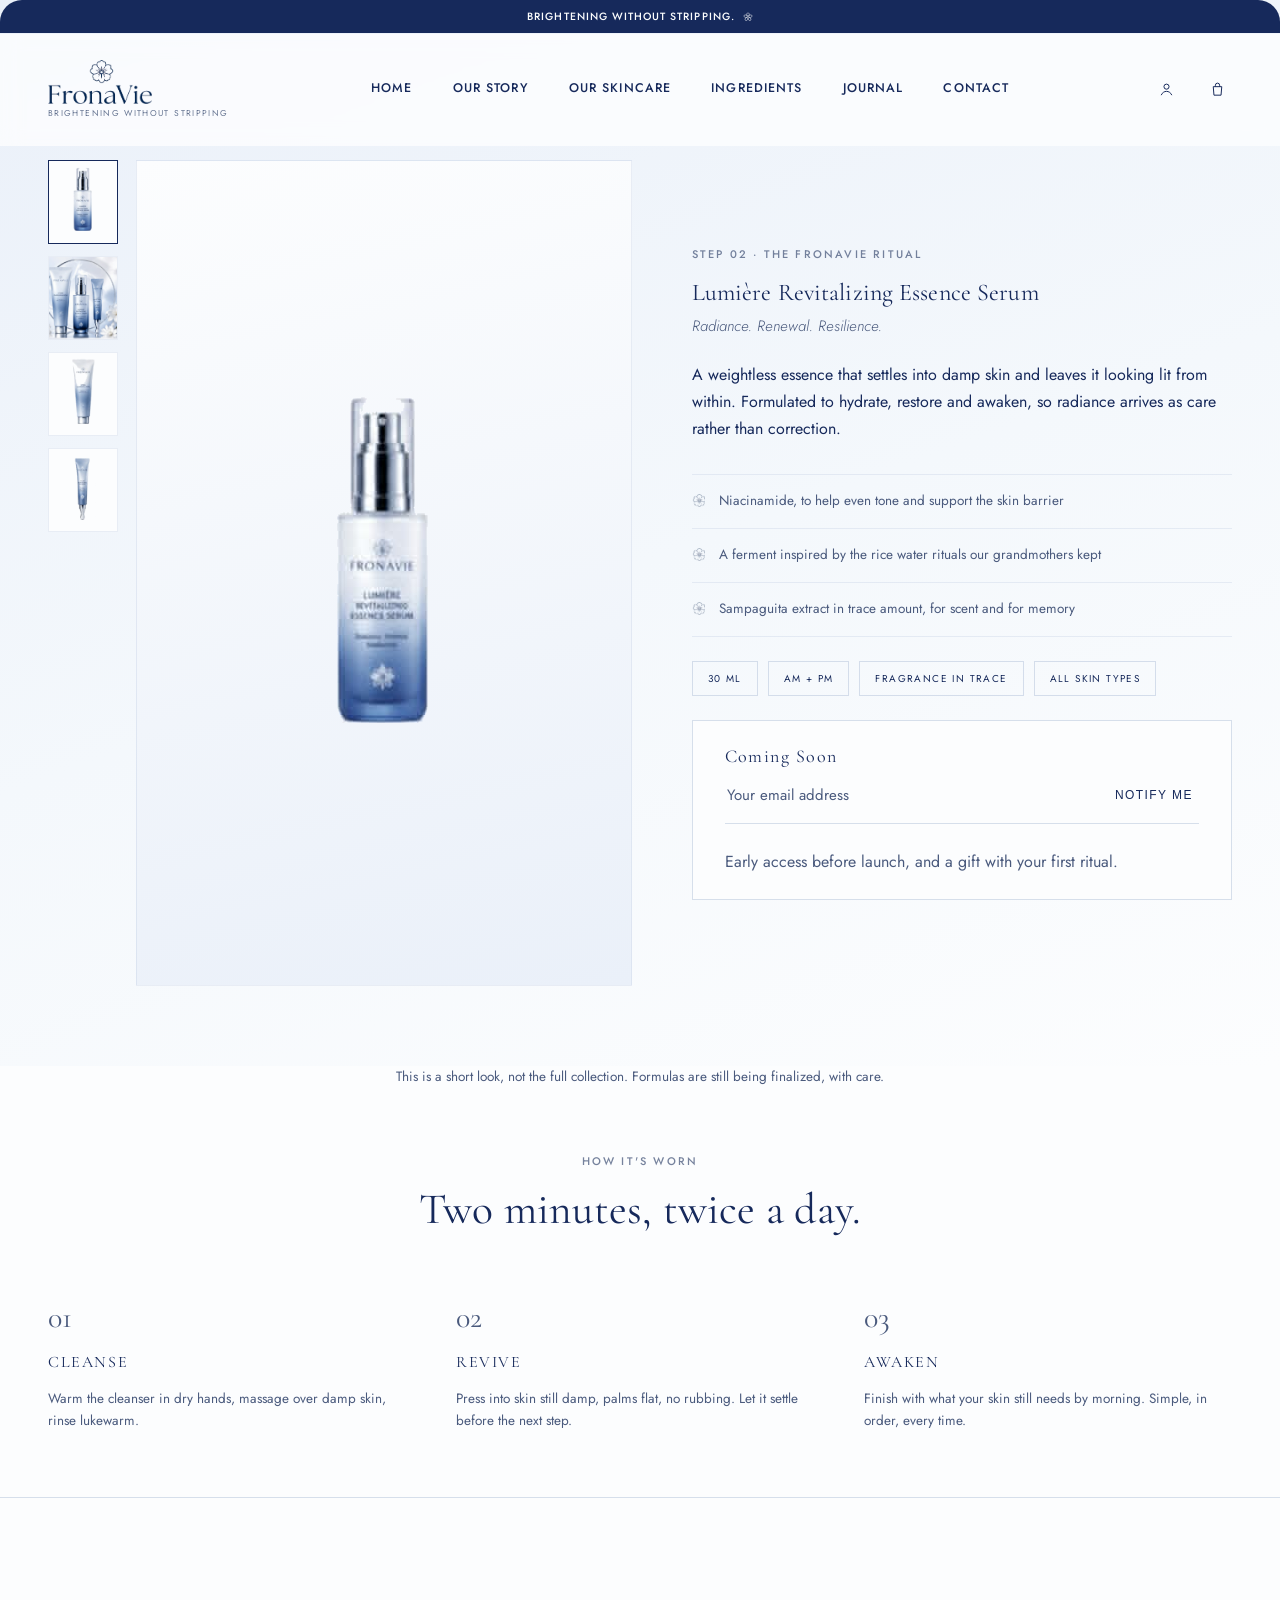
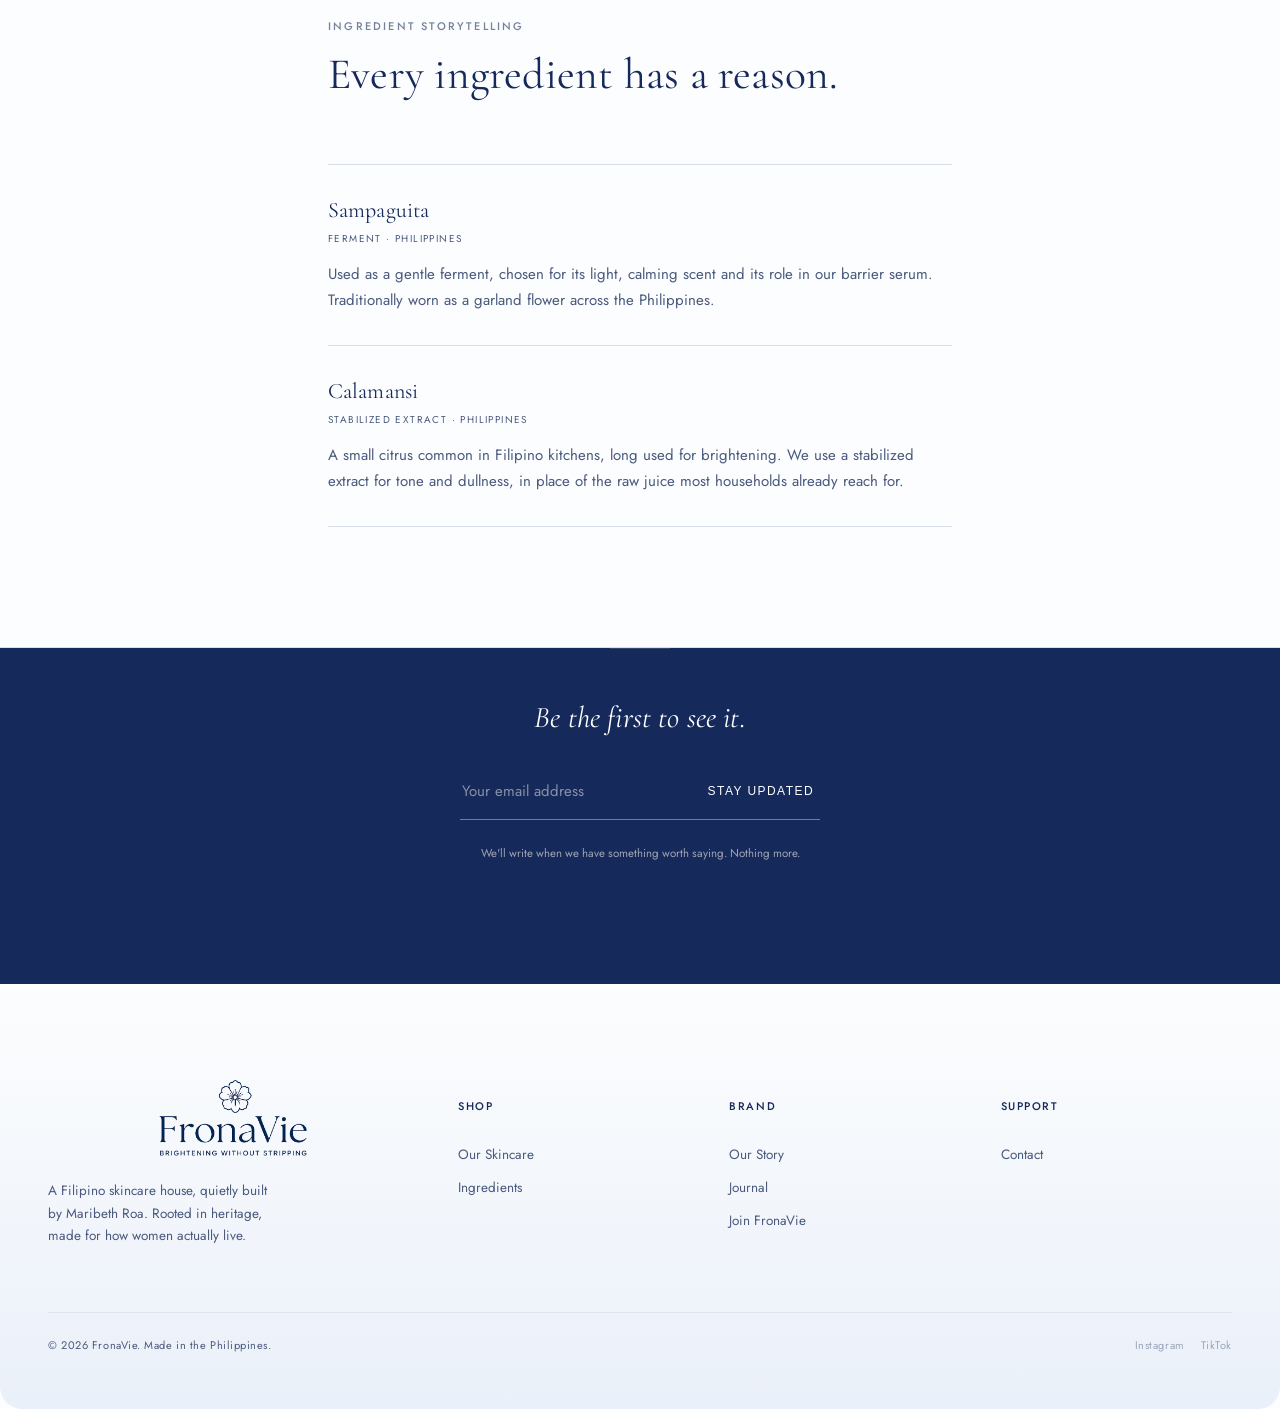
<file: our-skincare.html>
<!DOCTYPE html>
<html lang="en">
<head>
<meta charset="UTF-8">
<meta name="viewport" content="width=device-width, initial-scale=1.0">
<title>Our Skincare · FronaVie</title>
<meta name="description" content="The first FronaVie formulas, made with care and grounded in Filipino tradition, coming soon.">
<link rel="preconnect" href="https://fonts.googleapis.com">
<link rel="preconnect" href="https://fonts.gstatic.com" crossorigin>
<link href="https://fonts.googleapis.com/css2?family=Cormorant+Garamond:ital,wght@0,400;0,500;0,600;1,400&family=Jost:wght@300;400;500&family=Parisienne&display=swap" rel="stylesheet">
<link rel="stylesheet" href="style.css">
</head>
<body>

<div class="top-bar">Brightening without stripping.
  <svg width="10" height="10" viewBox="0 0 100 100" fill="none" stroke="currentColor" stroke-width="5" aria-hidden="true">
    <g stroke-linejoin="round">
      <path d="M50 8c8 0 13 10 13 20 0 8-6 14-13 14s-13-6-13-14c0-10 5-20 13-20z"/>
      <path d="M50 8c8 0 13 10 13 20 0 8-6 14-13 14s-13-6-13-14c0-10 5-20 13-20z" transform="rotate(72 50 50)"/>
      <path d="M50 8c8 0 13 10 13 20 0 8-6 14-13 14s-13-6-13-14c0-10 5-20 13-20z" transform="rotate(144 50 50)"/>
      <path d="M50 8c8 0 13 10 13 20 0 8-6 14-13 14s-13-6-13-14c0-10 5-20 13-20z" transform="rotate(216 50 50)"/>
      <path d="M50 8c8 0 13 10 13 20 0 8-6 14-13 14s-13-6-13-14c0-10 5-20 13-20z" transform="rotate(288 50 50)"/>
    </g>
  </svg>
</div>

<header id="header">
  <div class="nav-inner">
    <a href="index.html" class="logo"><img src="assets/fronavie-logo-nav.png" alt="FronaVie" class="logo-img"><span class="logo-tagline">Brightening without stripping</span></a>
    <nav class="nav-center">
      <a href="index.html">Home</a>
      <a href="our-story.html">Our Story</a>
      <a href="our-skincare.html">Our Skincare</a>
      <a href="ingredients.html">Ingredients</a>
      <a href="journal.html">Journal</a>
      <a href="contact.html">Contact</a>
    </nav>
    <div class="nav-right">
      <button class="icon-btn" aria-label="Account"><svg width="17" height="17" viewBox="0 0 24 24" fill="none" stroke="currentColor" stroke-width="1.4"><circle cx="12" cy="8" r="3.6"/><path d="M4.5 20c1.6-3.6 4.4-5.4 7.5-5.4s5.9 1.8 7.5 5.4"/></svg></button>
      <button class="icon-btn" aria-label="Cart"><svg width="17" height="17" viewBox="0 0 24 24" fill="none" stroke="currentColor" stroke-width="1.4"><path d="M6 8h12l-1 12H7L6 8z"/><path d="M9 8V6a3 3 0 016 0v2"/></svg></button>
      <button class="icon-btn menu-toggle" id="menuToggle" aria-label="Menu"><svg width="19" height="19" viewBox="0 0 24 24" fill="none" stroke="currentColor" stroke-width="1.4"><line class="menu-line menu-line-1" x1="3" y1="7" x2="21" y2="7"/><line class="menu-line menu-line-2" x1="3" y1="17" x2="21" y2="17"/></svg></button>
    </div>
  </div>
</header>

<div class="mobile-menu" id="mobileMenu">
  <a href="index.html">Home</a>
  <a href="our-story.html">Our Story</a>
  <a href="our-skincare.html">Our Skincare</a>
  <a href="ingredients.html">Ingredients</a>
  <a href="journal.html">Journal</a>
  <a href="contact.html">Contact</a>
</div>

<div class="site-frame">
<main>

  <!--
    OUR SKINCARE: pre-launch product teaser, video-first per client
    direction (no real products exist yet, so no product grid or cart
    should be built here). Once real formulas and packaging exist,
    this page becomes the actual shopping destination: replace the
    .skincare-teaser-plate below with a real product video/photography,
    and this is the natural place to introduce a product grid with real
    add-to-cart. Do not simulate a shop or fake product listings before
    that is real.
  -->

  <!--
    OUR SKINCARE: pre-launch product reveal using the real product
    photography Maribeth supplied. No live launch date is asserted
    here (that is a fact to confirm with her, not a design choice),
    and no fabricated signup counters are used. Once real inventory
    and a confirmed date exist, this is where the actual shopping
    experience (grid, cart, checkout) belongs.
  -->

  <section class="pdp-hero">
    <div class="wrap pdp-hero-grid">
      <div class="pdp-gallery">
        <div class="pdp-thumbs">
          <div class="pdp-thumb is-active"><img src="assets/photos/shot-serum.png" alt=""></div>
          <div class="pdp-thumb pdp-thumb-crop"><img src="assets/photos/shot-hero-trio.png" alt=""></div>
          <div class="pdp-thumb"><img src="assets/photos/shot-cleanser.png" alt=""></div>
          <div class="pdp-thumb"><img src="assets/photos/shot-eye.png" alt=""></div>
        </div>
        <div class="pdp-main-shot reveal">
          <img src="assets/photos/shot-serum.png" alt="Lumière Revitalizing Essence Serum">
        </div>
      </div>
      <div class="reveal">
        <div class="eyebrow">Step 02 &middot; The FronaVie Ritual</div>
        <h1>Lumière Revitalizing Essence Serum</h1>
        <div class="pdp-subtitle">Radiance. Renewal. Resilience.</div>
        <p class="lede mb-4">A weightless essence that settles into damp skin and leaves it looking lit from within. Formulated to hydrate, restore and awaken, so radiance arrives as care rather than correction.</p>
        <div class="pdp-ingredient-rows">
          <div class="pdp-ingredient-row">
            <img src="assets/logo-flower.png" alt="">
            <span>Niacinamide, to help even tone and support the skin barrier</span>
          </div>
          <div class="pdp-ingredient-row">
            <img src="assets/logo-flower.png" alt="">
            <span>A ferment inspired by the rice water rituals our grandmothers kept</span>
          </div>
          <div class="pdp-ingredient-row">
            <img src="assets/logo-flower.png" alt="">
            <span>Sampaguita extract in trace amount, for scent and for memory</span>
          </div>
        </div>
        <div class="pdp-tags">
          <span class="pdp-tag">30 ML</span>
          <span class="pdp-tag">AM + PM</span>
          <span class="pdp-tag">FRAGRANCE IN TRACE</span>
          <span class="pdp-tag">ALL SKIN TYPES</span>
        </div>
        <div class="pdp-notify-box">
          <div class="pdp-notify-title">Coming Soon</div>
          <form class="ritual-close-form on-light" id="notifyForm">
            <input type="email" placeholder="Your email address" required aria-label="Email address">
            <button type="submit">Notify Me</button>
          </form>
          <p class="fine">Early access before launch, and a gift with your first ritual.</p>
          <div class="form-confirm" id="notifyConfirm">
            <p>You're on the list. We'll write when there's something real to share.</p>
          </div>
        </div>
      </div>
    </div>
  </section>

  <section class="section--flush-top section--tight-bottom">
    <div class="wrap reading center">
      <p class="reveal fine-note">This is a short look, not the full collection. Formulas are still being finalized, with care.</p>
    </div>
  </section>

  <section class="section--flush-top section--tight-bottom">
    <div class="wrap">
      <div class="section-head reveal center">
        <div class="eyebrow">How It's Worn</div>
        <h2 class="h-section">Two minutes, twice a day.</h2>
      </div>
      <div class="worn-steps">
        <div class="worn-step">
          <div class="worn-step-num">01</div>
          <h3>Cleanse</h3>
          <p>Warm the cleanser in dry hands, massage over damp skin, rinse lukewarm.</p>
        </div>
        <div class="worn-step">
          <div class="worn-step-num">02</div>
          <h3>Revive</h3>
          <p>Press into skin still damp, palms flat, no rubbing. Let it settle before the next step.</p>
        </div>
        <div class="worn-step">
          <div class="worn-step-num">03</div>
          <h3>Awaken</h3>
          <p>Finish with what your skin still needs by morning. Simple, in order, every time.</p>
        </div>
      </div>
    </div>
  </section>

  <hr class="rule">

  <section>
    <div class="wrap reading">
      <div class="section-head reveal">
        <div class="eyebrow">Ingredient Storytelling</div>
        <h2 class="h-section">Every ingredient has a reason.</h2>
      </div>
      <div class="ing-note">
        <h3>Sampaguita</h3>
        <div class="meta">Ferment &middot; Philippines</div>
        <p>Used as a gentle ferment, chosen for its light, calming scent and its role in our barrier serum. Traditionally worn as a garland flower across the Philippines.</p>
      </div>
      <div class="ing-note">
        <h3>Calamansi</h3>
        <div class="meta">Stabilized Extract &middot; Philippines</div>
        <p>A small citrus common in Filipino kitchens, long used for brightening. We use a stabilized extract for tone and dullness, in place of the raw juice most households already reach for.</p>
      </div>
    </div>
  </section>

  <hr class="rule">

  <section class="ritual-close">
    <div class="wrap reveal">
      <hr class="rule-dark">
      <div id="ritualCloseIntro">
        <h2>Be the first to see it.</h2>
        <form class="ritual-close-form" id="ritualCloseForm">
          <input type="email" placeholder="Your email address" required aria-label="Email address">
          <button type="submit">Stay Updated</button>
        </form>
        <p class="fine">We'll write when we have something worth saying. Nothing more.</p>
      </div>
      <div class="ritual-close-confirm" id="ritualCloseConfirm">
        <h2>You're in. Welcome to FronaVie.</h2>
        <p class="fine">We'll write when we have something worth saying.</p>
      </div>
    </div>
  </section>

</main>

<footer>
  <div class="wrap">
    <div class="foot-grid">
      <div class="foot-brand">
        <div class="logo foot-logo-full"><img src="assets/fronavie-logo-full.png" alt="FronaVie. Brightening without stripping." class="logo-img"></div>
        <p>A Filipino skincare house, quietly built by Maribeth Roa. Rooted in heritage, made for how women actually live.</p>
      </div>
      <div class="foot-col"><h5>Shop</h5>
        <a href="our-skincare.html">Our Skincare</a><a href="ingredients.html">Ingredients</a>
      </div>
      <div class="foot-col"><h5>Brand</h5>
        <a href="our-story.html">Our Story</a><a href="journal.html">Journal</a><a href="join.html">Join FronaVie</a>
      </div>
      <div class="foot-col"><h5>Support</h5>
        <a href="contact.html">Contact</a>
      </div>
    </div>
    <div class="foot-bottom">
      <div>© 2026 FronaVie. Made in the Philippines.</div>
      <div class="foot-social">
        <span class="foot-social-pending" aria-label="Instagram, coming soon">Instagram</span>
        <span class="foot-social-pending" aria-label="TikTok, coming soon">TikTok</span>
      </div>
    </div>
  </div>
</footer>
</div>

<script src="main.js"></script>
<script>
  document.getElementById('ritualCloseForm').addEventListener('submit', function(e){
    e.preventDefault();
    document.getElementById('ritualCloseIntro').style.display = 'none';
    document.getElementById('ritualCloseConfirm').classList.add('show');
  });
  document.getElementById('notifyForm').addEventListener('submit', function(e){
    e.preventDefault();
    this.style.display = 'none';
    document.getElementById('notifyConfirm').classList.add('show');
  });
</script>
</body>
</html>
</file>
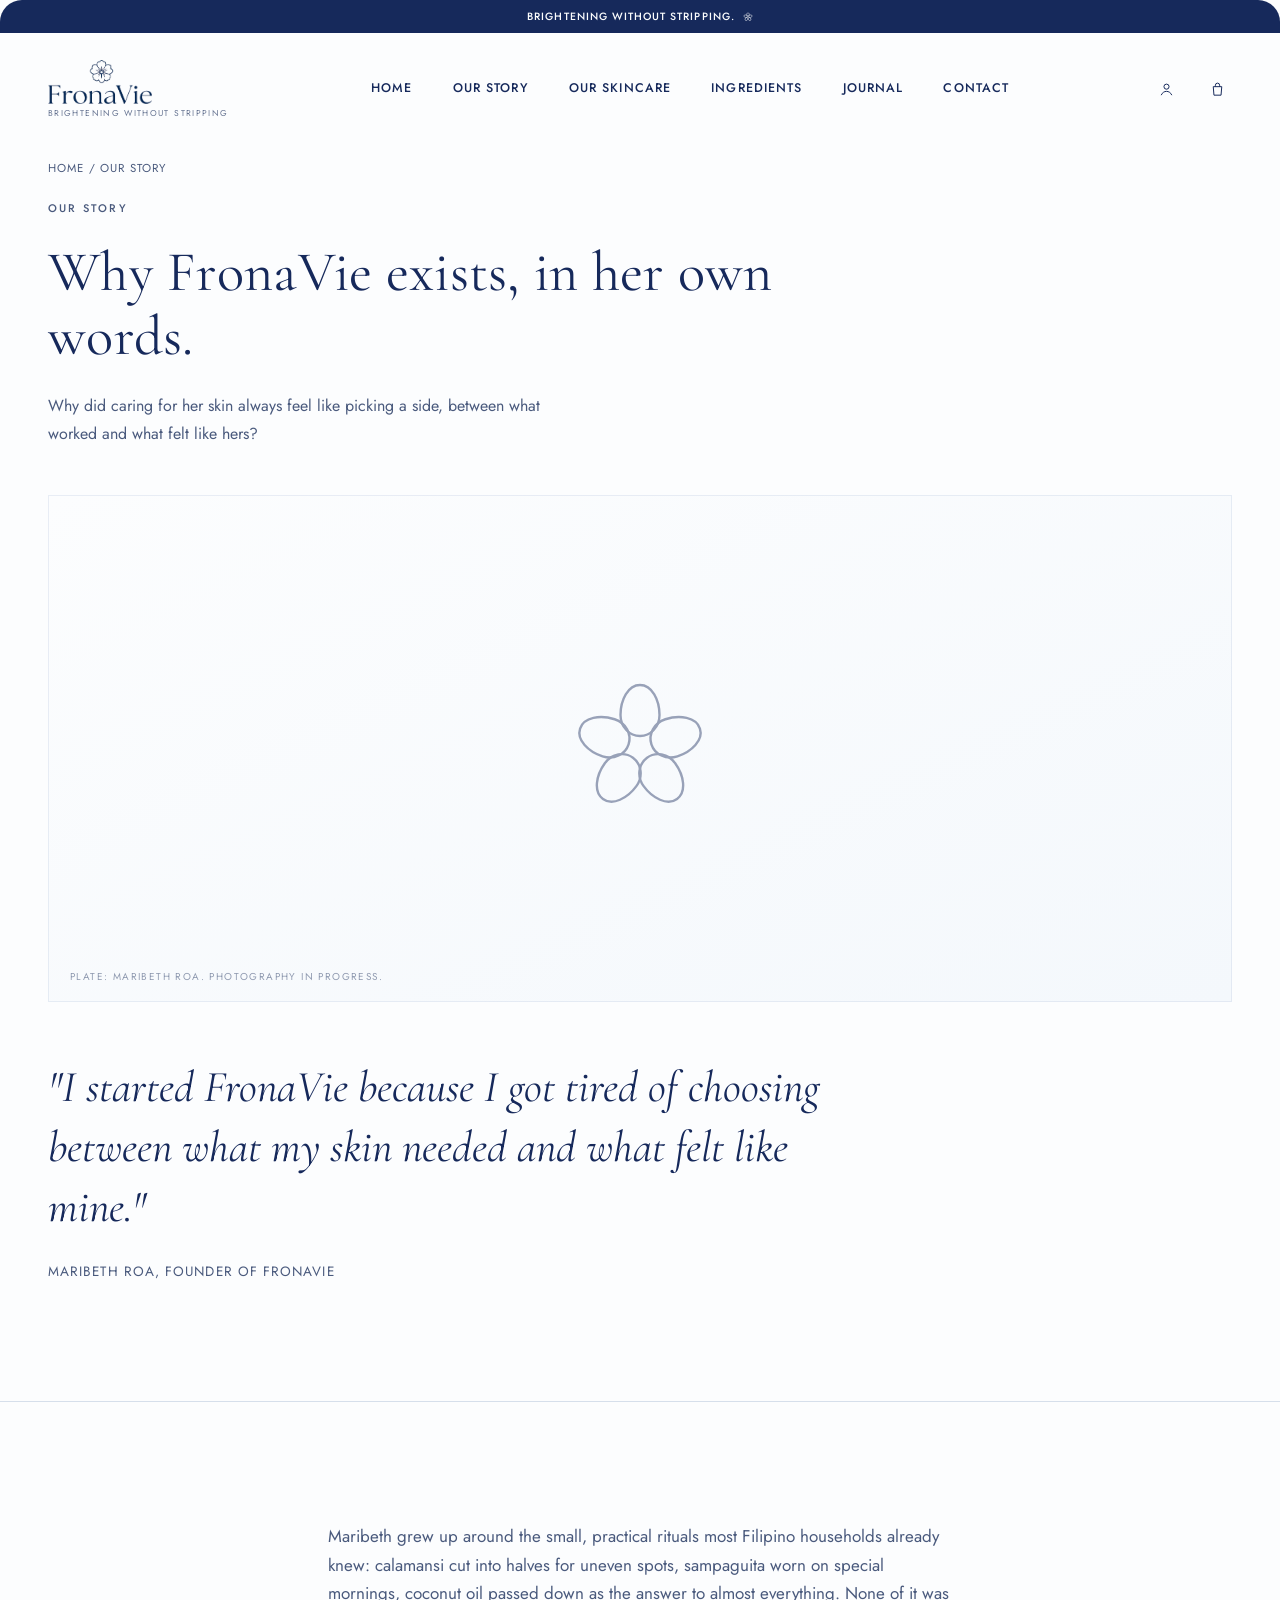
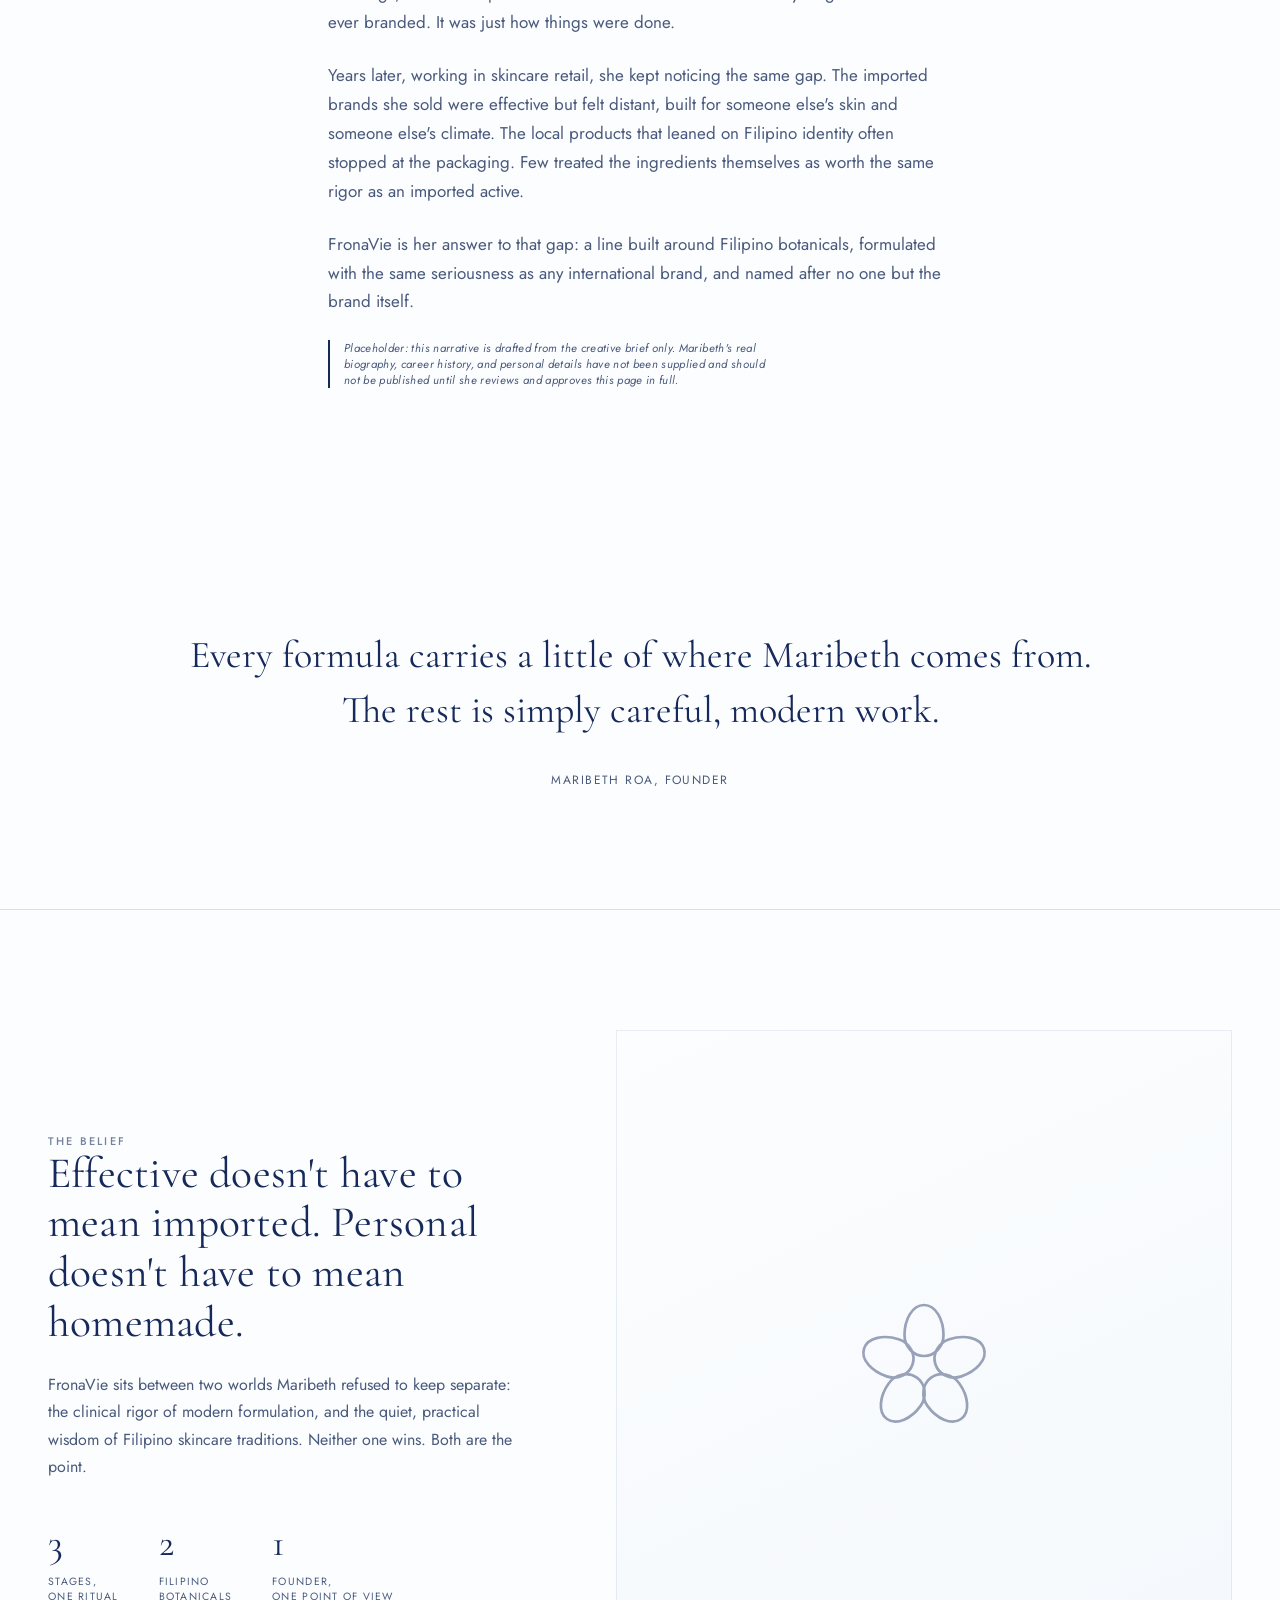
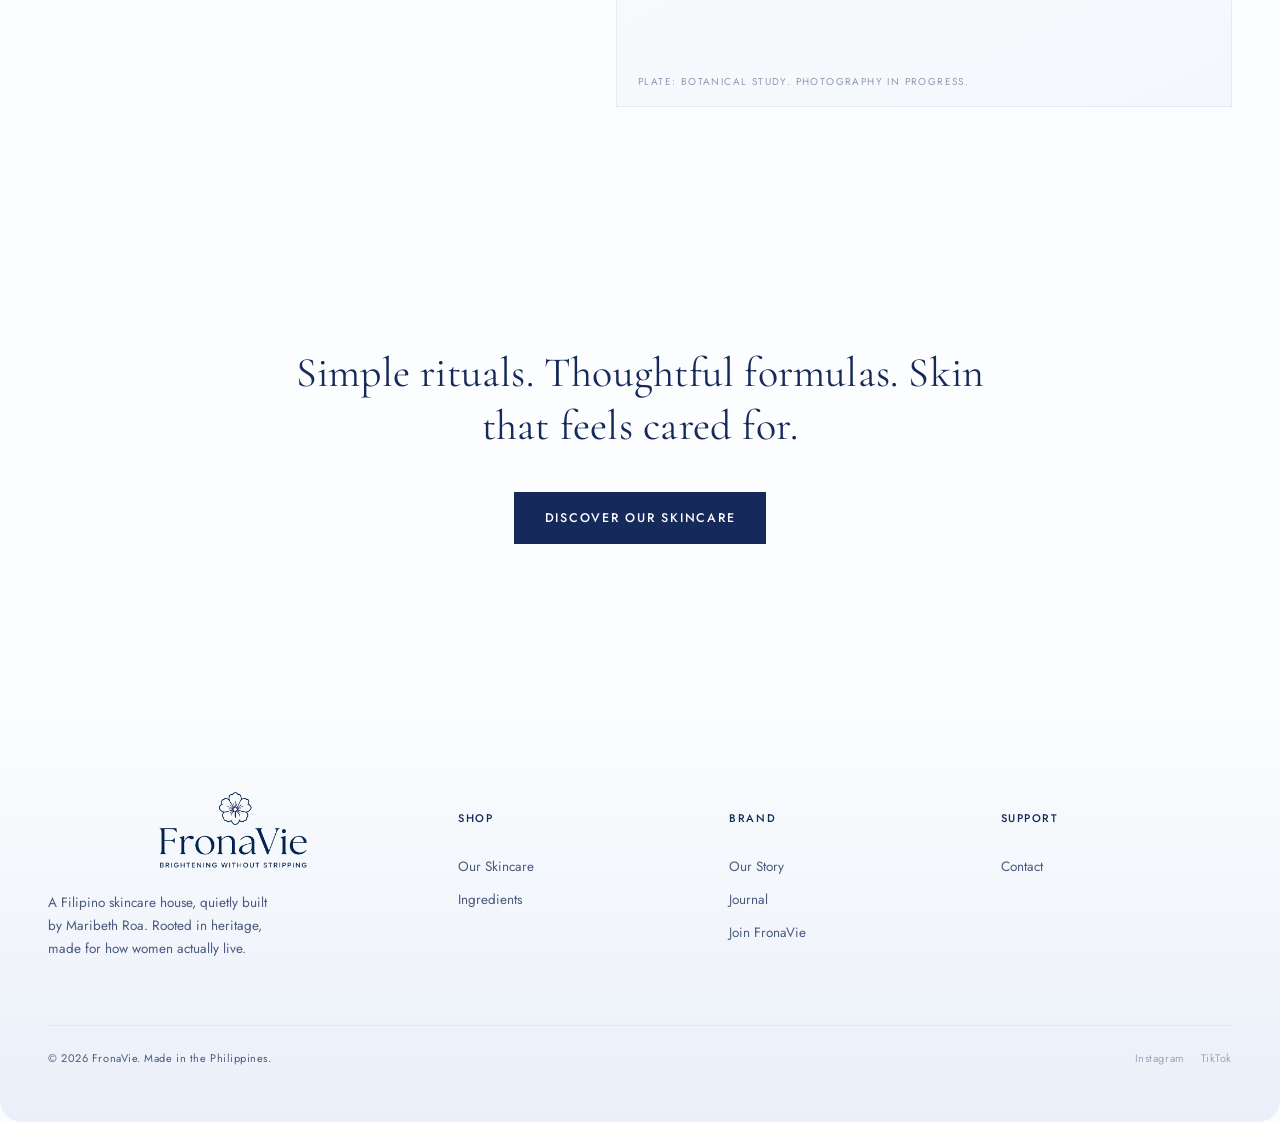
<file: our-story.html>
<!DOCTYPE html>
<html lang="en">
<head>
<meta charset="UTF-8">
<meta name="viewport" content="width=device-width, initial-scale=1.0">
<title>Our Story · FronaVie</title>
<meta name="description" content="Maribeth Roa founded FronaVie on a simple idea: Filipino botanicals deserve to be taken as seriously as any imported active.">
<link rel="preconnect" href="https://fonts.googleapis.com">
<link rel="preconnect" href="https://fonts.gstatic.com" crossorigin>
<link href="https://fonts.googleapis.com/css2?family=Cormorant+Garamond:ital,wght@0,400;0,500;0,600;1,400&family=Jost:wght@300;400;500&family=Parisienne&display=swap" rel="stylesheet">
<link rel="stylesheet" href="style.css">
</head>
<body>

<div class="top-bar">Brightening without stripping.
  <svg width="10" height="10" viewBox="0 0 100 100" fill="none" stroke="currentColor" stroke-width="5" aria-hidden="true">
    <g stroke-linejoin="round">
      <path d="M50 8c8 0 13 10 13 20 0 8-6 14-13 14s-13-6-13-14c0-10 5-20 13-20z"/>
      <path d="M50 8c8 0 13 10 13 20 0 8-6 14-13 14s-13-6-13-14c0-10 5-20 13-20z" transform="rotate(72 50 50)"/>
      <path d="M50 8c8 0 13 10 13 20 0 8-6 14-13 14s-13-6-13-14c0-10 5-20 13-20z" transform="rotate(144 50 50)"/>
      <path d="M50 8c8 0 13 10 13 20 0 8-6 14-13 14s-13-6-13-14c0-10 5-20 13-20z" transform="rotate(216 50 50)"/>
      <path d="M50 8c8 0 13 10 13 20 0 8-6 14-13 14s-13-6-13-14c0-10 5-20 13-20z" transform="rotate(288 50 50)"/>
    </g>
  </svg>
</div>

<header id="header">
  <div class="nav-inner">
    <a href="index.html" class="logo"><img src="assets/fronavie-logo-nav.png" alt="FronaVie" class="logo-img"><span class="logo-tagline">Brightening without stripping</span></a>
    <nav class="nav-center">
      <a href="index.html">Home</a>
      <a href="our-story.html">Our Story</a>
      <a href="our-skincare.html">Our Skincare</a>
      <a href="ingredients.html">Ingredients</a>
      <a href="journal.html">Journal</a>
      <a href="contact.html">Contact</a>
    </nav>
    <div class="nav-right">
      <button class="icon-btn" aria-label="Account"><svg width="17" height="17" viewBox="0 0 24 24" fill="none" stroke="currentColor" stroke-width="1.4"><circle cx="12" cy="8" r="3.6"/><path d="M4.5 20c1.6-3.6 4.4-5.4 7.5-5.4s5.9 1.8 7.5 5.4"/></svg></button>
      <button class="icon-btn" aria-label="Cart"><svg width="17" height="17" viewBox="0 0 24 24" fill="none" stroke="currentColor" stroke-width="1.4"><path d="M6 8h12l-1 12H7L6 8z"/><path d="M9 8V6a3 3 0 016 0v2"/></svg></button>
      <button class="icon-btn menu-toggle" id="menuToggle" aria-label="Menu"><svg width="19" height="19" viewBox="0 0 24 24" fill="none" stroke="currentColor" stroke-width="1.4"><line class="menu-line menu-line-1" x1="3" y1="7" x2="21" y2="7"/><line class="menu-line menu-line-2" x1="3" y1="17" x2="21" y2="17"/></svg></button>
    </div>
  </div>
</header>

<div class="mobile-menu" id="mobileMenu">
  <a href="index.html">Home</a>
  <a href="our-story.html">Our Story</a>
  <a href="our-skincare.html">Our Skincare</a>
  <a href="ingredients.html">Ingredients</a>
  <a href="journal.html">Journal</a>
  <a href="contact.html">Contact</a>
</div>

<div class="site-frame">
<main>

  <section class="page-hero">
    <div class="wrap">
      <div class="crumb reveal in"><a href="index.html">Home</a> / Our Story</div>
      <div class="eyebrow reveal in">Our Story</div>
      <h1 class="reveal in">Why FronaVie exists, in her own words.</h1>
      <p class="lede reveal in">Why did caring for her skin always feel like picking a side, between what worked and what felt like hers?</p>
    </div>
  </section>

  <section class="section--flush-top">
    <div class="wrap">
      <div class="ritual-plate story-quote-plate reveal">
        <div class="plate-fill">
          <svg class="plate-mark" width="190" height="190" viewBox="0 0 100 100" fill="none" stroke="var(--navy)" stroke-width="1.6">
            <g stroke-linejoin="round">
              <path d="M50 8c8 0 13 10 13 20 0 8-6 14-13 14s-13-6-13-14c0-10 5-20 13-20z"/>
              <path d="M50 8c8 0 13 10 13 20 0 8-6 14-13 14s-13-6-13-14c0-10 5-20 13-20z" transform="rotate(72 50 50)"/>
              <path d="M50 8c8 0 13 10 13 20 0 8-6 14-13 14s-13-6-13-14c0-10 5-20 13-20z" transform="rotate(144 50 50)"/>
              <path d="M50 8c8 0 13 10 13 20 0 8-6 14-13 14s-13-6-13-14c0-10 5-20 13-20z" transform="rotate(216 50 50)"/>
              <path d="M50 8c8 0 13 10 13 20 0 8-6 14-13 14s-13-6-13-14c0-10 5-20 13-20z" transform="rotate(288 50 50)"/>
            </g>
          </svg>
        </div>
        <span class="plate-caption">Plate: Maribeth Roa. Photography in progress.</span>
      </div>
      <div class="story-quote reveal">
        <blockquote>"I started FronaVie because I got tired of choosing between what my skin needed and what felt like mine."</blockquote>
        <div class="who">Maribeth Roa, Founder of FronaVie</div>
      </div>
    </div>
  </section>

  <hr class="rule">

  <section>
    <div class="wrap reading">
      <div class="reveal prose-stack">
        <p>Maribeth grew up around the small, practical rituals most Filipino households already knew: calamansi cut into halves for uneven spots, sampaguita worn on special mornings, coconut oil passed down as the answer to almost everything. None of it was ever branded. It was just how things were done.</p>
        <p>Years later, working in skincare retail, she kept noticing the same gap. The imported brands she sold were effective but felt distant, built for someone else's skin and someone else's climate. The local products that leaned on Filipino identity often stopped at the packaging. Few treated the ingredients themselves as worth the same rigor as an imported active.</p>
        <p>FronaVie is her answer to that gap: a line built around Filipino botanicals, formulated with the same seriousness as any international brand, and named after no one but the brand itself.</p>
        <div class="placeholder-note on-light">Placeholder: this narrative is drafted from the creative brief only. Maribeth's real biography, career history, and personal details have not been supplied and should not be published until she reviews and approves this page in full.</div>
      </div>
    </div>
  </section>

  <section class="statement">
    <div class="wrap reveal">
      <p>Every formula carries a little of where Maribeth comes from. The rest is simply careful, modern work.</p>
      <div class="attr">Maribeth Roa, Founder</div>
    </div>
  </section>

  <hr class="rule">

  <section>
    <div class="wrap heritage-grid">
      <div class="reveal heritage-copy">
        <div class="eyebrow">The Belief</div>
        <h2>Effective doesn't have to mean imported. Personal doesn't have to mean homemade.</h2>
        <p>FronaVie sits between two worlds Maribeth refused to keep separate: the clinical rigor of modern formulation, and the quiet, practical wisdom of Filipino skincare traditions. Neither one wins. Both are the point.</p>
        <div class="story-stats">
          <div><div class="story-stat-num">3</div><div class="story-stat-label">Stages,<br>One Ritual</div></div>
          <div><div class="story-stat-num">2</div><div class="story-stat-label">Filipino<br>Botanicals</div></div>
          <div><div class="story-stat-num">1</div><div class="story-stat-label">Founder,<br>One Point of View</div></div>
        </div>
      </div>
      <div class="ritual-plate heritage-photo reveal">
        <div class="plate-fill">
          <svg class="plate-mark" width="120" height="120" viewBox="0 0 100 100" fill="none" stroke="var(--navy)" stroke-width="1.8">
            <g stroke-linejoin="round">
              <path d="M50 8c8 0 13 10 13 20 0 8-6 14-13 14s-13-6-13-14c0-10 5-20 13-20z"/>
              <path d="M50 8c8 0 13 10 13 20 0 8-6 14-13 14s-13-6-13-14c0-10 5-20 13-20z" transform="rotate(72 50 50)"/>
              <path d="M50 8c8 0 13 10 13 20 0 8-6 14-13 14s-13-6-13-14c0-10 5-20 13-20z" transform="rotate(144 50 50)"/>
              <path d="M50 8c8 0 13 10 13 20 0 8-6 14-13 14s-13-6-13-14c0-10 5-20 13-20z" transform="rotate(216 50 50)"/>
              <path d="M50 8c8 0 13 10 13 20 0 8-6 14-13 14s-13-6-13-14c0-10 5-20 13-20z" transform="rotate(288 50 50)"/>
            </g>
          </svg>
        </div>
        <span class="plate-caption">Plate: Botanical Study. Photography in progress.</span>
      </div>
    </div>
  </section>

  <section class="final-statement">
    <div class="wrap reveal">
      <h2>Simple rituals. Thoughtful formulas. Skin that feels cared for.</h2>
      <div class="mt-5"><a href="our-skincare.html" class="btn solid">Discover our skincare</a></div>
    </div>
  </section>

</main>

<footer>
  <div class="wrap">
    <div class="foot-grid">
      <div class="foot-brand">
        <div class="logo foot-logo-full"><img src="assets/fronavie-logo-full.png" alt="FronaVie. Brightening without stripping." class="logo-img"></div>
        <p>A Filipino skincare house, quietly built by Maribeth Roa. Rooted in heritage, made for how women actually live.</p>
      </div>
      <div class="foot-col"><h5>Shop</h5>
        <a href="our-skincare.html">Our Skincare</a><a href="ingredients.html">Ingredients</a>
      </div>
      <div class="foot-col"><h5>Brand</h5>
        <a href="our-story.html">Our Story</a><a href="journal.html">Journal</a><a href="join.html">Join FronaVie</a>
      </div>
      <div class="foot-col"><h5>Support</h5>
        <a href="contact.html">Contact</a>
      </div>
    </div>
    <div class="foot-bottom">
      <div>© 2026 FronaVie. Made in the Philippines.</div>
      <div class="foot-social">
        <span class="foot-social-pending" aria-label="Instagram, coming soon">Instagram</span>
        <span class="foot-social-pending" aria-label="TikTok, coming soon">TikTok</span>
      </div>
    </div>
  </div>
</footer>
</div>


<script src="main.js"></script>
</body>
</html>
</file>
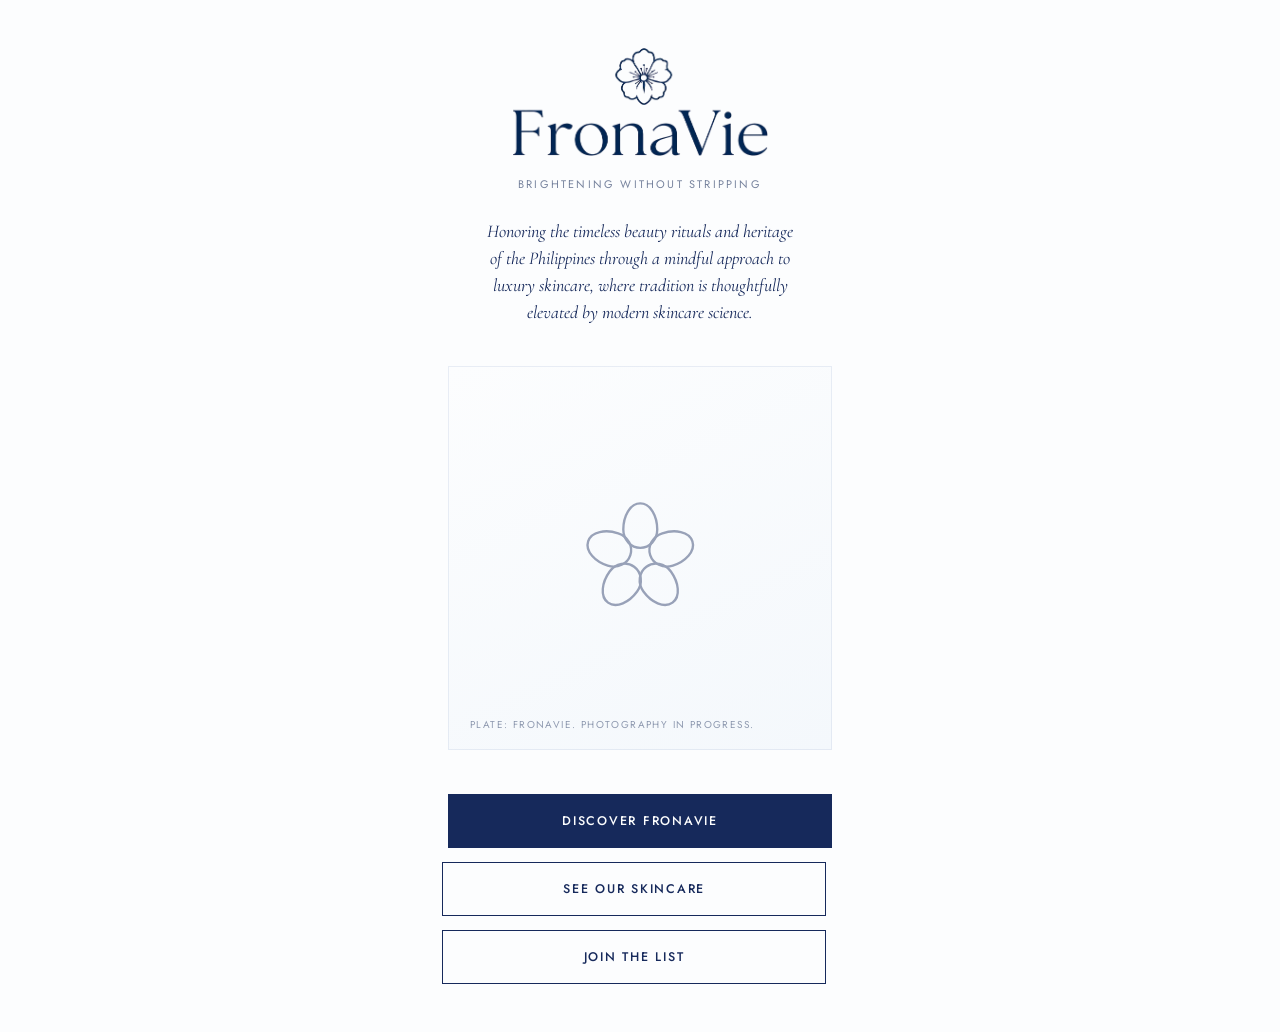
<file: qr.html>
<!DOCTYPE html>
<html lang="en">
<head>
<meta charset="UTF-8">
<meta name="viewport" content="width=device-width, initial-scale=1.0">
<title>FronaVie</title>
<meta name="description" content="Honoring the timeless beauty rituals and heritage of the Philippines through a mindful approach to luxury skincare, where tradition is thoughtfully elevated by modern skincare science.">
<link rel="preconnect" href="https://fonts.googleapis.com">
<link rel="preconnect" href="https://fonts.gstatic.com" crossorigin>
<link href="https://fonts.googleapis.com/css2?family=Cormorant+Garamond:ital,wght@0,400;0,500;0,600;1,400&family=Jost:wght@300;400;500&display=swap" rel="stylesheet">
<link rel="stylesheet" href="style.css">
<style>
  /* QR landing: a different experience from the main site: no nav,
     no footer, one screen, one decision. Mobile-first, fast, focused. */
  body{ background:var(--warm-white); }
  .qr-shell{
    max-width:440px; margin:0 auto; box-sizing:border-box;
    min-height:100vh; min-height:100svh;
    display:flex; flex-direction:column; align-items:center;
    justify-content:center; justify-content:safe center;
    padding:48px 28px; text-align:center;
  }
  /* Short viewports (small phones, large system font, split screen):
     trim the largest elements so the logo and the last action button
     stay on screen instead of being clipped by centering. */
  @media (max-height:720px){
    .qr-shell{ padding:32px 24px; }
    .qr-logo{ height:84px; margin-bottom:16px; }
    .qr-welcome{ margin-bottom:26px; }
    .qr-plate{ max-width:240px; margin-bottom:26px; }
  }
  .qr-logo{ height:108px; width:auto; margin-bottom:20px; }
  .qr-tagline{
    font-family:var(--sans); font-size:11px; letter-spacing:.2em; text-transform:uppercase;
    color:var(--navy-soft); opacity:.75; margin-bottom:26px;
  }
  .qr-welcome{
    font-family:var(--serif); font-style:italic; font-size:18px; line-height:1.5;
    color:var(--navy); max-width:320px; margin-bottom:40px;
  }
  .qr-plate{ width:100%; aspect-ratio:1/1; margin-bottom:44px; }
  .qr-actions{ display:flex; flex-direction:column; gap:14px; width:100%; }
  .qr-actions .btn{ width:100%; justify-content:center; padding:17px 20px; }
  .qr-actions .btn.quiet{ border:1px solid var(--navy); }
</style>
</head>
<body>

<div class="qr-shell">

  <img src="assets/fronavie-logo-nav.png" alt="FronaVie" class="qr-logo">
  <div class="qr-tagline">Brightening without stripping</div>

  <p class="qr-welcome">Honoring the timeless beauty rituals and heritage of the Philippines through a mindful approach to luxury skincare, where tradition is thoughtfully elevated by modern skincare science.</p>

  <div class="ritual-plate qr-plate">
    <div class="plate-fill">
      <svg class="plate-mark" width="120" height="120" viewBox="0 0 100 100" fill="none" stroke="var(--navy)" stroke-width="1.8">
        <g stroke-linejoin="round">
          <path d="M50 8c8 0 13 10 13 20 0 8-6 14-13 14s-13-6-13-14c0-10 5-20 13-20z"/>
          <path d="M50 8c8 0 13 10 13 20 0 8-6 14-13 14s-13-6-13-14c0-10 5-20 13-20z" transform="rotate(72 50 50)"/>
          <path d="M50 8c8 0 13 10 13 20 0 8-6 14-13 14s-13-6-13-14c0-10 5-20 13-20z" transform="rotate(144 50 50)"/>
          <path d="M50 8c8 0 13 10 13 20 0 8-6 14-13 14s-13-6-13-14c0-10 5-20 13-20z" transform="rotate(216 50 50)"/>
          <path d="M50 8c8 0 13 10 13 20 0 8-6 14-13 14s-13-6-13-14c0-10 5-20 13-20z" transform="rotate(288 50 50)"/>
        </g>
      </svg>
    </div>
    <span class="plate-caption">Plate: FronaVie. Photography in progress.</span>
  </div>

  <div class="qr-actions">
    <a href="index.html" class="btn solid">Discover FronaVie</a>
    <a href="our-skincare.html" class="btn quiet">See Our Skincare</a>
    <a href="join.html" class="btn quiet">Join the List</a>
  </div>

</div>

</body>
</html>
</file>
<file: style.css>
:root{
    --warm-white:#FCFDFE;
    --ivory:#F4F8FC;
    --navy:#16295B;
    --navy-soft:#4A5A7D;
    --pale-blue:#EAF0F9;
    --champagne:#C1934F;
    --line: rgba(185,198,220,0.55);
    --line-soft: rgba(185,198,220,0.3);
    --serif: 'Cormorant Garamond', 'Times New Roman', serif;
    --sans: 'Jost', -apple-system, sans-serif;
    --max: 1320px;

    /* spacing scale, 8px base. Use these instead of ad hoc pixel values. */
    --space-1:8px;  --space-2:16px;  --space-3:24px;  --space-4:32px;
    --space-5:40px; --space-6:48px;  --space-7:56px;  --space-8:64px;
    --space-9:72px; --space-10:80px; --space-11:88px; --space-12:96px;
    --space-13:104px; --space-14:112px; --space-15:120px; --space-16:128px;

    /* vertical rhythm between full sections */
    --section-y:120px;
    --section-y-sm:72px;
    /* gap between stacked text blocks inside a section */
    --flow:24px;
    /* top space the first section needs to clear the fixed top-bar + header */
    --header-clear:160px;
    --header-clear-sm:112px;

    /* reading column widths, replace the old inline max-width values */
    --reading-col:720px;
    --reading-col-tight:540px;

    /* type scale for body copy and labels */
    --text-xs:12px;
    --text-sm:13.5px;
    --text-base:15px;
    --text-md:16px;
    --text-lg:17px;
    --track-eyebrow:0.2em;
    --lh-tight:1.14;
    --lh-snug:1.3;
  }
  *{box-sizing:border-box;}
  html{scroll-behavior:smooth;}
  body{
    margin:0; background:var(--warm-white); color:var(--navy);
    font-family:var(--sans); font-weight:400; -webkit-font-smoothing:antialiased;
    overflow-x:hidden;
  }
  @media (prefers-reduced-motion: reduce){
    *{animation-duration:0.01ms !important; transition-duration:0.01ms !important;}
    html{scroll-behavior:auto;}
  }
  a{color:inherit; text-decoration:none;}
  img{display:block; max-width:100%;}
  .wrap{max-width:var(--max); margin:0 auto; padding:0 48px;}
  @media (max-width:900px){ .wrap{padding:0 24px;} }
  @media (max-width:520px){ .wrap{padding:0 20px;} }
  /* reading-width modifiers, applied to .wrap on text-led sections */
  .wrap.reading{ max-width:var(--reading-col); }
  .wrap.reading-tight{ max-width:var(--reading-col-tight); }

  .eyebrow{
    font-family:var(--sans); font-size:11px; letter-spacing:var(--track-eyebrow); text-transform:uppercase;
    color:var(--navy-soft); font-weight:500; opacity:0.75;
  }
  h1,h2,h3{font-family:var(--serif); font-weight:400; margin:0; letter-spacing:0.005em;}
  p{line-height:1.7; margin:0;}
  .btn{
    display:inline-flex; align-items:center; gap:10px; font-family:var(--sans);
    font-size:12.5px; letter-spacing:0.14em; text-transform:uppercase; font-weight:500;
    padding:16px 30px; border:1px solid var(--navy); color:var(--navy);
    background:transparent; cursor:pointer; transition:background .5s ease, color .5s ease;
    white-space:nowrap;
  }
  .btn:hover{background:var(--navy); color:var(--warm-white);}
  .btn.solid{background:var(--navy); color:var(--warm-white);}
  .btn.solid:hover{background:var(--navy-soft);}
  @media (max-width:360px){
    .btn{ white-space:normal; text-align:center; line-height:1.4; }
  }
  .btn.quiet{border-color:transparent; padding-left:6px; padding-right:6px; margin-left:-6px; margin-right:-6px;}
  .btn.quiet:hover{background:transparent; color:var(--navy-soft); }
  .btn.on-dark{border-color:rgba(250,247,242,0.5); color:var(--warm-white);}
  .btn.on-dark:hover{background:var(--warm-white); color:var(--navy);}

  /* fade reveal */
  .reveal{opacity:0; transform:translateY(28px); transition:opacity 1.1s cubic-bezier(.2,.6,.2,1), transform 1.1s cubic-bezier(.2,.6,.2,1);}
  .reveal.in{opacity:1; transform:translateY(0);}

  /* ---------- top bar ---------- */
  /* =========================================================
     OUTER PAGE FRAME: contained, rounded, premium presentation
     per client reference. Fixed bars (top-bar, header) stay
     position:fixed for zero risk to existing scroll/mobile-menu
     behavior, just width-capped and centered to match the frame
     beneath them, instead of being changed to position:sticky.
     ========================================================= */
  body{ background:#E7EBF2; }
  .site-frame{
    max-width:var(--max); margin:0 auto; background:var(--warm-white);
    box-shadow:0 0 70px rgba(11,40,84,.07);
  }
  /* ---------- trust strip: thin, subtle, sits right after Heritage
     per the reference. Claims are placeholders pending Maribeth's
     verification, same discipline as everywhere else on the site. ---------- */
  .trust-strip{ border-top:1px solid var(--line); border-bottom:1px solid var(--line); background:var(--warm-white); }
  .trust-strip-inner{
    display:flex; justify-content:center; flex-wrap:wrap; gap:34px 44px;
    padding:26px 48px; max-width:var(--max); margin:0 auto;
  }
  @media (max-width:900px){ .trust-strip-inner{ padding:20px 24px; gap:18px 28px; } }
  .trust-item{ display:flex; align-items:center; gap:9px; font-size:11px; letter-spacing:.05em; text-transform:uppercase; color:var(--navy-soft); font-weight:500; }
  .trust-item svg{ flex:none; stroke:var(--navy-soft); }

  /* ---------- product showcase: the three real formulas, matching
     the client's 2b design. "Coming Soon" throughout, no live date,
     no buy button, exactly as the reference itself uses. ---------- */
  /* ---------- product detail page (Our Skincare): responsive gallery
     + copy layout. Stacks properly on mobile instead of relying on
     un-mediaqueried inline styles. ---------- */
  .pdp-hero-grid{ display:grid; grid-template-columns:1.08fr 1fr; gap:60px; align-items:center; }
  @media (max-width:900px){ .pdp-hero-grid{ grid-template-columns:1fr; gap:32px; } }
  .pdp-gallery{ display:flex; gap:18px; }
  @media (max-width:640px){ .pdp-gallery{ flex-direction:column; } }
  .pdp-thumbs{ display:flex; flex-direction:column; gap:12px; flex:none; }
  @media (max-width:640px){ .pdp-thumbs{ flex-direction:row; order:2; overflow-x:auto; padding-bottom:4px; } }
  .pdp-thumb{ width:70px; height:84px; border:1px solid var(--line-soft); background:var(--warm-white); display:flex; align-items:center; justify-content:center; flex:none; }
  .pdp-thumb.is-active{ border-color:var(--navy); }
  .pdp-thumb img{ max-height:72px; max-width:56px; object-fit:contain; }
  .pdp-thumb.pdp-thumb-crop{ overflow:hidden; }
  .pdp-thumb.pdp-thumb-crop img{ width:100%; height:100%; object-fit:cover; max-height:none; max-width:none; }
  .pdp-main-shot{
    flex:1; aspect-ratio:3/5; border:1px solid var(--line-soft);
    background:linear-gradient(168deg,var(--warm-white) 0%, var(--pale-blue) 100%);
    display:flex; align-items:center; justify-content:center; position:relative;
  }
  @media (max-width:640px){ .pdp-main-shot{ order:1; aspect-ratio:4/5; } }
  .pdp-main-shot img{ max-width:78%; max-height:80%; object-fit:contain; position:relative; z-index:2; }
  .pdp-ingredient-rows{ display:flex; flex-direction:column; }
  .pdp-ingredient-row{ display:flex; gap:14px; align-items:flex-start; padding:15px 0; border-top:1px solid var(--line-soft); }
  .pdp-ingredient-row:last-child{ border-bottom:1px solid var(--line-soft); }
  .pdp-ingredient-row img{ height:13px; width:auto; opacity:.6; margin-top:4px; flex:none; }
  .pdp-ingredient-row span{ font-size:var(--text-sm); color:var(--navy-soft); line-height:1.7; }
  .pdp-tags{ display:flex; gap:10px; flex-wrap:wrap; margin:var(--space-3) 0; }
  .pdp-tag{ border:1px solid var(--line); padding:9px 15px; font-size:10px; letter-spacing:.14em; color:var(--navy); }
  .pdp-notify-box{ border:1px solid var(--line); background:var(--warm-white); padding:var(--space-3) var(--space-4); }
  @media (max-width:500px){ .pdp-notify-box{ padding:var(--space-3) var(--space-3); } }

  .product-showcase{ background:linear-gradient(180deg,var(--pale-blue) 0%, var(--warm-white) 100%); }
  .product-showcase-head{ text-align:center; margin-bottom:var(--space-7); }
  .product-showcase-head h2{ font-size:clamp(28px,3.4vw,40px); margin:var(--space-2) 0 var(--space-3); }
  .product-showcase-head .rule-fade{ width:110px; height:1px; margin:0 auto; background:linear-gradient(90deg,transparent,var(--line),transparent); }
  @media (max-width:900px){ .product-showcase-head{ margin-bottom:var(--space-5); } }
  .product-grid{ display:grid; grid-template-columns:repeat(3,1fr); gap:var(--space-4); }
  @media (max-width:900px){ .product-grid{ grid-template-columns:1fr; gap:var(--space-3); } }
  .product-card{
    text-decoration:none; border:1px solid var(--line-soft); display:block;
    background:linear-gradient(180deg,var(--warm-white),var(--ivory));
  }
  .product-card-photo{
    height:280px; display:flex; align-items:center; justify-content:center; position:relative;
    border-bottom:1px solid var(--line-soft); background:linear-gradient(168deg,var(--warm-white),var(--pale-blue));
  }
  .product-card-photo img{ max-width:62%; max-height:82%; object-fit:contain; }
  .product-card-step{ position:absolute; top:18px; left:18px; font-size:9.5px; letter-spacing:.2em; color:var(--navy-soft); font-family:var(--sans); }
  .product-card-body{ padding:var(--space-4) var(--space-4) var(--space-5); text-align:center; }
  .product-card-body h3{ font-family:var(--sans); font-weight:500; font-size:18px; letter-spacing:.05em; color:var(--navy); margin-bottom:14px; line-height:1.4; }
  .product-card-rule{ width:32px; height:1px; background:var(--line); margin:0 auto 16px; }
  .product-card-body p{ font-size:var(--text-sm); color:var(--navy-soft); line-height:1.8; margin-bottom:18px; }
  .product-card-cta{ font-size:10px; letter-spacing:.2em; color:var(--navy); border-bottom:1px solid var(--line); padding-bottom:5px; }



  /* ---------- brand pull-quote: the one place on Home the full
     brand-voice sentence appears verbatim, matching the client's
     new porcelain-blue reference. QR uses it too; nowhere else. ---------- */
  .brand-pullquote{ background:var(--warm-white); padding:var(--space-12) var(--space-7); text-align:center; }
  @media (max-width:900px){ .brand-pullquote{ padding:var(--section-y-sm) var(--space-3); } }
  .brand-pullquote img{ height:36px; width:auto; margin-bottom:var(--space-4); opacity:.75; }
  .brand-pullquote p{
    margin:0 auto; font-family:var(--serif); font-weight:400; font-size:clamp(22px,2.6vw,34px);
    line-height:1.65; color:var(--navy); max-width:920px;
  }
  .brand-pullquote .rule-fade{ width:110px; height:1px; margin:var(--space-5) auto 0; background:linear-gradient(90deg,transparent,var(--line),transparent); }

  footer{ border-radius:0 0 22px 22px; overflow:hidden; }

  .top-bar{
    position:fixed; top:0; left:50%; transform:translateX(-50%); z-index:101;
    background:var(--navy); color:var(--warm-white); text-align:center;
    font-family:var(--sans); font-size:10.5px; letter-spacing:.1em; text-transform:uppercase;
    padding:9px 20px; font-weight:500;
    width:100%; max-width:var(--max); border-radius:22px 22px 0 0;
    display:flex; align-items:center; justify-content:center; gap:8px;
  }
  @media (max-width:900px){ .top-bar{ padding:7px 16px; font-size:9.5px; letter-spacing:.08em; border-radius:0; } }

  /* ---------- header ---------- */
  header{
    position:fixed; top:34px; left:50%; transform:translateX(-50%); z-index:100;
    background:rgba(252,253,254,0.86); backdrop-filter:blur(10px);
    border-bottom:1px solid transparent; transition:padding .4s ease, border-color .4s ease, background .4s ease;
    width:100%; max-width:var(--max);
  }
  @media (max-width:900px){ header{ top:27px; } }
  header.scrolled{ border-color:var(--line-soft); }
  .nav-inner{
    max-width:var(--max); margin:0 auto; padding:26px 48px;
    display:flex; align-items:center; justify-content:space-between; transition:padding .4s ease;
  }
  header.scrolled .nav-inner{ padding:16px 48px; }
  @media (max-width:900px){ .nav-inner{ padding:15px 20px;} header.scrolled .nav-inner{padding:12px 20px;} }
  .logo{
    font-family:var(--serif); font-size:22px; letter-spacing:0.06em; display:flex; flex-direction:column; align-items:flex-start;
  }
  .logo-tagline{
    font-family:var(--sans); font-size:8.5px; letter-spacing:.16em; text-transform:uppercase;
    color:var(--navy-soft); margin-top:3px; opacity:.85; white-space:nowrap;
  }
  header.scrolled .logo-tagline{ opacity:0; height:0; margin-top:0; overflow:hidden; }
  @media (max-width:500px){ .logo-tagline{ font-size:7.5px; letter-spacing:.1em; } }
  .logo-img{ height:44px; width:auto; display:block; transition:height .4s ease; }
  header.scrolled .logo-img{ height:36px; }
  @media (max-width:900px){ .logo-img{ height:32px; } }
  .nav-center{ display:flex; gap:40px; font-size:12.5px; letter-spacing:.09em; text-transform:uppercase; font-weight:500; }
  .nav-center a{ position:relative; padding-bottom:4px; }
  .nav-center a::after{ content:''; position:absolute; left:0; right:100%; bottom:0; height:1px; background:var(--navy); transition:right .35s ease; }
  .nav-center a:hover::after{ right:0; }
  .nav-right{ display:flex; align-items:center; gap:22px; }
  .icon-btn{ background:none; border:none; cursor:pointer; color:var(--navy); display:flex; }
  @media (max-width:900px){ .nav-center{display:none;} }
  .menu-toggle{ display:none; }
  @media (max-width:900px){ .menu-toggle{ display:flex; } }

  /* ---- mobile nav-right: recomposed, not shrunk. Account/Bag read as
     quiet secondary utilities (no live function pre-launch); Menu is
     the one true primary action on mobile, since nav-center is hidden
     and Menu is the only way to reach the rest of the site. A hairline
     (the same --line token used throughout the site) separates the two
     groups instead of an invented divider element. ---- */
  @media (max-width:900px){
    .nav-right{ gap:0; }
    .nav-right .icon-btn{
      min-width:44px; min-height:44px; padding:10px; margin:-10px;
      align-items:center; justify-content:center; opacity:.72;
    }
    .nav-right .icon-btn + .icon-btn{ margin-left:2px; }
    .nav-right .menu-toggle{
      opacity:1; min-width:44px; min-height:44px; margin-left:12px; padding-left:16px;
      border-left:1px solid var(--line);
    }
  }

  /* hamburger \u2194 close morph: precise state feedback, not decoration */
  .menu-toggle .menu-line{ transition:transform .3s ease, opacity .3s ease; transform-origin:50% 50%; }
  .menu-toggle.active .menu-line-1{ transform:translateY(5px) rotate(45deg); }
  .menu-toggle.active .menu-line-2{ transform:translateY(-5px) rotate(-45deg); }

  .mobile-menu{
    position:fixed; inset:0; background:var(--warm-white); z-index:99;
    display:flex; flex-direction:column; padding:var(--space-12) var(--space-4) var(--space-5);
    transform:translateY(-100%); transition:transform .55s cubic-bezier(.2,.7,.2,1);
  }
  .mobile-menu.open{ transform:translateY(0); }
  .mobile-menu a{ font-family:var(--serif); font-size:32px; padding:14px 0; border-bottom:1px solid var(--line-soft); }
  /* lock the page behind the full-screen mobile menu */
  body.menu-open{ overflow:hidden; }

  /* ---------- our story: strongest founder page on the site.
     Same page-hero convention as Ingredients/Journal/Contact, then a
     dedicated founder-quote moment sized larger than any other plate
     or blockquote on the site: this is where FronaVie's own pillar
     (Maribeth's voice) should carry the most visual weight. ---------- */
  .story-quote-plate{ aspect-ratio:21/9; margin-bottom:var(--space-7); }
  @media (max-width:700px){ .story-quote-plate{ aspect-ratio:4/5; margin-bottom:var(--space-5); } }
  .story-quote{ max-width:820px; }
  .story-quote blockquote{
    font-family:var(--serif); font-style:italic; font-weight:400;
    font-size:clamp(28px,4.2vw,44px); line-height:1.36; color:var(--navy); margin:0 0 var(--space-3);
  }
  .story-quote .who{ font-size:var(--text-sm); letter-spacing:.08em; text-transform:uppercase; color:var(--navy-soft); }

  /* ---------- section rhythm ---------- */
  section{ padding:var(--section-y) 0; position:relative; }
  @media (max-width:900px){ section{ padding:var(--section-y-sm) 0; } }
  .rule{ border:none; border-top:1px solid var(--line); margin:0; }
  /* divider with breathing room, used between the Journal's editorial tiers */
  .rule--spaced{ margin:var(--space-12) 0; }
  @media (max-width:900px){ .rule--spaced{ margin:var(--space-9) 0; } }

  /* section padding modifiers: use these classes instead of inline
     padding overrides. --tight pulls a section toward its neighbour
     (hero to first content), --flush removes the gap entirely. */
  .section--flush-top{ padding-top:0; }
  .section--flush-bottom{ padding-bottom:0; }
  .section--tight-top{ padding-top:var(--space-8); }
  .section--tight-bottom{ padding-bottom:var(--space-8); }
  @media (max-width:900px){
    .section--tight-top{ padding-top:var(--space-6); }
    .section--tight-bottom{ padding-bottom:var(--space-6); }
  }

  .section-head{ max-width:var(--reading-col); margin-bottom:var(--space-8); }
  .section-head .eyebrow{ margin-bottom:var(--space-2); }
  .section-head h2{ font-size:clamp(30px,3.4vw,46px); line-height:var(--lh-tight); }
  @media (max-width:900px){ .section-head{ margin-bottom:var(--space-5); } }

  /* philosophy statement */
  .statement{ text-align:center; }
  .statement p{
    font-family:var(--serif); font-size:clamp(24px,3vw,38px); line-height:1.45; max-width:920px; margin:0 auto;
    font-weight:400; color:var(--navy);
  }
  .statement .attr{ margin-top:var(--space-4); font-family:var(--sans); font-size:var(--text-xs); letter-spacing:.12em; text-transform:uppercase; color:var(--navy-soft);}

  /* heritage */
  .heritage{ background:var(--ivory); }
  .heritage-grid{ display:grid; grid-template-columns:0.9fr 1.1fr; gap:var(--space-8); align-items:center; }
  @media (max-width:900px){ .heritage-grid{ grid-template-columns:1fr; gap:var(--space-5); } }
  .heritage-photo{ aspect-ratio:1/1.1; }
  .heritage-copy p{ color:var(--navy-soft); font-size:var(--text-md); max-width:480px; margin-bottom:var(--space-3); }
  .heritage-copy h2{ font-size:clamp(28px,3.4vw,44px); margin-bottom:var(--space-3); line-height:var(--lh-tight); }

  /* difference: asymmetric, not 3 cards */
  .diff-list{ display:flex; flex-direction:column; }
  .diff-row{
    display:grid; grid-template-columns:120px 1fr 1fr; gap:var(--space-4); padding:var(--space-5) 0; border-top:1px solid var(--line);
    align-items:start;
  }
  .diff-list .diff-row:last-child{ border-bottom:1px solid var(--line); }
  @media (max-width:900px){ .diff-row{ grid-template-columns:1fr; gap:var(--space-2); padding:var(--space-5) 0; } .diff-row .num{margin-bottom:0;} }
  .diff-row .num{ font-family:var(--serif); font-size:17px; color:var(--navy-soft); }
  .diff-row h3{ font-family:var(--serif); font-size:23px; font-weight:400; }
  .diff-row p{ color:var(--navy-soft); font-size:var(--text-base); max-width:440px; }

  /* =========================================================
     HOMEPAGE: inherits The Ritual's locked visual language
     (atelier plate, restrained palette, scale/whitespace-led
     pacing) but Home's job is welcome + editorial breadth,
     not anticipation alone. Warmer and more open than Ritual.
     ========================================================= */

  /* =========================================================
     PREMIUM HERO + HERITAGE: matches client-supplied reference.
     Photography-driven, editorial luxury skincare direction.
     Uses the real image assets in /assets/photos.
     ========================================================= */
  .premium-hero{ background:var(--warm-white); padding:var(--header-clear) 0 var(--space-10); }
  @media (max-width:900px){ .premium-hero{ padding:var(--header-clear-sm) 0 var(--space-9); } }
  .premium-hero-grid{ display:grid; grid-template-columns:1fr 1.05fr; gap:var(--space-9); align-items:center; }
  @media (max-width:900px){ .premium-hero-grid{ grid-template-columns:1fr; gap:var(--space-6); } }

  .premium-eyebrow{
    color:var(--champagne); letter-spacing:var(--track-eyebrow); text-transform:uppercase;
    font-size:12px; font-weight:600; margin-bottom:var(--space-3);
  }
  .premium-hero h1{
    font-family:var(--serif); font-weight:500; font-size:clamp(38px,4.6vw,60px);
    line-height:var(--lh-tight); color:var(--navy); margin-bottom:var(--space-3);
  }
  .premium-divider{ display:flex; align-items:center; gap:14px; margin-bottom:var(--space-3); }
  .premium-divider .line{ width:52px; height:1px; background:var(--champagne); }
  .premium-divider svg{ opacity:.7; }
  .premium-hero p.lede{
    font-size:var(--text-md); line-height:1.65; color:var(--navy-soft); max-width:420px; margin-bottom:var(--space-5);
  }
  .btn-premium{
    display:inline-flex; align-items:center; padding:18px 36px; background:var(--navy); color:var(--warm-white);
    font-family:var(--sans); font-size:12.5px; letter-spacing:.14em; text-transform:uppercase; font-weight:600;
    border:none; cursor:pointer; transition:background .4s ease;
  }
  .btn-premium:hover{ background:var(--navy-soft); }

  .premium-benefits{ display:flex; gap:var(--space-5); margin-top:var(--space-6); flex-wrap:wrap; }
  .premium-benefit{ max-width:110px; }
  .premium-benefit svg{ margin-bottom:12px; stroke:var(--navy); }
  .premium-benefit .label{
    font-size:10.5px; letter-spacing:.06em; text-transform:uppercase; color:var(--navy);
    font-weight:600; line-height:1.5;
  }

  .premium-hero-photo{
    position:relative; aspect-ratio:1/1; border-radius:3px; overflow:hidden;
    background:var(--ivory);
  }
  .premium-hero-photo img{ width:100%; height:100%; object-fit:cover; object-position:50% 25%; display:block; }
  .premium-hero-inset{
    position:absolute; left:-36px; bottom:48px; width:132px; aspect-ratio:0.86;
    border-radius:3px; overflow:hidden; border:5px solid var(--warm-white);
    box-shadow:0 22px 46px rgba(11,40,84,.28);
  }
  .premium-hero-inset img{
    width:100%; height:100%; object-fit:cover; object-position:50% 78%; display:block;
    transform:scale(1.6);
  }
  @media (max-width:900px){ .premium-hero-inset{ left:auto; right:16px; bottom:16px; width:96px; } }
  .premium-hero-badge{
    position:absolute; top:26px; right:26px; width:92px; height:92px; border-radius:50%;
    background:var(--navy); color:var(--warm-white); display:flex; align-items:center; justify-content:center;
    text-align:center; font-family:var(--sans); font-size:10px; letter-spacing:.05em; text-transform:uppercase;
    line-height:1.5; font-weight:700; padding:8px; box-shadow:0 10px 24px rgba(11,40,84,.3);
  }

  /* heritage */
  .premium-heritage{ position:relative; background:var(--pale-blue); overflow:hidden; padding:0; }
  .premium-heritage-bg{
    position:absolute; inset:0 62% 0 0; background-size:cover; background-position:center;
  }
  @media (max-width:900px){ .premium-heritage-bg{ position:relative; inset:auto; height:220px; } }
  .premium-heritage-bg::after{
    content:''; position:absolute; inset:0;
    background:linear-gradient(90deg, rgba(234,242,248,.05) 0%, rgba(234,242,248,.65) 70%, var(--pale-blue) 100%);
  }
  @media (max-width:900px){ .premium-heritage-bg::after{ background:linear-gradient(0deg, var(--pale-blue) 0%, rgba(234,242,248,.2) 100%); } }
  .premium-heritage-inner{
    position:relative; z-index:2; display:grid; grid-template-columns:0.85fr 1.3fr; gap:var(--space-8);
    padding:var(--section-y) var(--space-6); max-width:1320px; margin:0 auto;
  }
  @media (max-width:900px){ .premium-heritage-inner{ grid-template-columns:1fr; gap:var(--space-6); padding:var(--section-y-sm) var(--space-3); } }
  .premium-heritage-copy h2{
    font-family:var(--serif); font-weight:500; font-size:clamp(30px,3.4vw,42px); color:var(--navy);
    line-height:var(--lh-tight); margin-bottom:var(--space-3);
  }
  .premium-heritage-copy p{ font-size:var(--text-base); color:var(--navy-soft); line-height:1.7; max-width:400px; margin-bottom:var(--space-3); }
  .premium-script{
    font-family:'Parisienne', cursive; font-size:26px; color:var(--champagne); margin-top:14px; display:block;
  }
  .premium-values{ display:grid; grid-template-columns:repeat(4,1fr); gap:var(--space-4); align-content:start; }
  @media (max-width:900px){ .premium-values{ grid-template-columns:1fr 1fr; gap:var(--space-5) var(--space-3); } }
  .premium-value svg{ margin-bottom:16px; stroke:var(--navy); }
  .premium-value h4{
    font-size:11.5px; letter-spacing:.06em; text-transform:uppercase; color:var(--navy); font-weight:700;
    margin-bottom:10px; line-height:1.4; text-decoration:underline; text-decoration-color:var(--champagne);
    text-underline-offset:5px; text-decoration-thickness:1px;
  }
  .premium-value p{ font-size:var(--text-sm); color:var(--navy-soft); line-height:1.55; }

  /* ---- heritage: quiet specimen pairing, no chips, no emoji ---- */
  .botanical-list{ display:flex; gap:var(--space-6); margin-top:var(--space-5); flex-wrap:wrap; }
  .botanical-item{ display:flex; flex-direction:column; gap:5px; padding-top:16px; border-top:1px solid var(--line); min-width:130px; }
  .botanical-item .b-name{ font-family:var(--serif); font-size:19px; color:var(--navy); }
  .botanical-item .b-role{ font-family:var(--sans); font-size:10.5px; letter-spacing:.12em; text-transform:uppercase; color:var(--navy-soft); opacity:.65; }

  /* founder */
  .founder{ background:var(--navy); color:var(--warm-white); }
  .founder-grid{ display:grid; grid-template-columns:0.85fr 1.15fr; gap:var(--space-9); align-items:center; }
  @media (max-width:900px){ .founder-grid{ grid-template-columns:1fr; gap:var(--space-6); } }
  .founder-photo{ aspect-ratio:4/5; }
  .founder .eyebrow{ color:var(--champagne); opacity:1; margin-bottom:var(--space-3); }
  .founder blockquote{
    font-family:var(--serif); font-style:italic; font-size:clamp(24px,2.6vw,32px); line-height:1.4; margin:0 0 var(--space-4);
    font-weight:400;
  }
  .founder .who{ font-size:var(--text-sm); letter-spacing:.08em; text-transform:uppercase; color:rgba(250,247,242,.7); margin-bottom:var(--space-4); }
  .founder p.body{ color:rgba(250,247,242,.75); font-size:var(--text-base); max-width:460px; margin-bottom:var(--space-2); }
  .placeholder-note{
    margin-top:var(--space-3); font-size:11.5px; letter-spacing:.03em; color:rgba(250,247,242,.45);
    border-left:2px solid rgba(198,166,103,.6); padding-left:14px; max-width:440px; font-style:italic;
  }

  /* the old non-interactive "skin concern finder" (chip-based) was
     superseded by the quiz below; only its disclaimer line is reused. */
  .finder-disclaimer{ font-size:11px; color:var(--navy-soft); opacity:.75; margin-top:var(--space-3); max-width:380px; }

  /* ---------- ritual finder quiz ---------- */
  .quiz-card{
    border:1px solid var(--line); padding:var(--space-7); max-width:var(--reading-col); margin:0 auto;
  }
  @media (max-width:700px){ .quiz-card{ padding:var(--space-4) var(--space-3); } }
  .quiz-progress{ display:flex; gap:8px; margin-bottom:var(--space-5); }
  .quiz-progress .dot{ width:22px; height:2px; background:var(--line); display:block; }
  .quiz-progress .dot.active{ background:var(--navy); }
  .quiz-progress .dot.done{ background:var(--navy-soft); }
  .quiz-label{ font-size:11px; letter-spacing:.12em; text-transform:uppercase; color:var(--navy-soft); margin-bottom:var(--space-2); }
  .quiz-q{ font-size:clamp(21px,2.4vw,27px); line-height:var(--lh-snug); margin-bottom:var(--space-4); }
  .quiz-options{ display:flex; flex-direction:column; gap:var(--space-1); }
  .quiz-option{
    text-align:left; border:1px solid var(--line); background:transparent; padding:var(--space-2) var(--space-3);
    font-family:var(--sans); font-size:var(--text-base); cursor:pointer; transition:border-color .25s ease, background .25s ease, color .25s ease;
  }
  .quiz-option:hover{ border-color:var(--navy); background:rgba(19,44,85,0.03); }
  .quiz-option:focus-visible{ outline:2px solid var(--navy); outline-offset:2px; }
  .quiz-option.chosen{ background:var(--navy); color:var(--warm-white); border-color:var(--navy); }
  .quiz-back{ margin-top:var(--space-3); font-size:var(--text-xs); letter-spacing:.06em; text-transform:uppercase; color:var(--navy-soft); cursor:pointer; display:inline-block; }
  .quiz-back:hover{ color:var(--navy); }
  .result-stages{ display:flex; flex-direction:column; gap:0; margin:var(--space-3) 0 var(--space-1); }
  .result-stage{ display:flex; justify-content:space-between; align-items:baseline; padding:var(--space-2) 0; border-top:1px solid var(--line); }
  .result-stages .result-stage:last-child{ border-bottom:1px solid var(--line); }
  .result-stage .rs-label{ font-size:11px; letter-spacing:.12em; text-transform:uppercase; color:var(--navy-soft); width:100px; flex:none; }
  .result-stage .rs-product{ font-family:var(--serif); font-size:18px; }
  .quiz-restart{ margin-top:var(--space-3); font-size:var(--text-xs); letter-spacing:.06em; text-transform:uppercase; color:var(--navy-soft); cursor:pointer; display:inline-block; }
  .quiz-restart:hover{ color:var(--navy); }

  /* ---------- journal: curated editorial, not a blog grid ----------
     One dominant feature, one supporting story, one quiet reading
     list. Three scales, three compositions: no repeated card template. */

  /* feature: largest scale, full-width plate, biggest type on the page */
  .journal-feature-plate{ aspect-ratio:21/9; margin-bottom:var(--space-6); }
  @media (max-width:700px){ .journal-feature-plate{ aspect-ratio:4/5; } }
  .journal-feature-text{ max-width:var(--reading-col); }
  .journal-feature-text .eyebrow{ margin-bottom:var(--space-2); }
  .journal-feature-text h2{ font-size:clamp(28px,3.4vw,42px); line-height:var(--lh-snug); margin-bottom:var(--space-3); }
  .journal-feature-text p{ color:var(--navy-soft); font-size:var(--text-md); max-width:560px; }

  /* secondary: medium scale, asymmetric pairing, distinct from feature's stacked layout */
  .journal-secondary-story{ display:grid; grid-template-columns:0.55fr 1fr; gap:var(--space-7); align-items:center; }
  @media (max-width:700px){ .journal-secondary-story{ grid-template-columns:1fr; gap:var(--space-4); } }
  .journal-secondary-plate{ aspect-ratio:1/1; }
  .journal-secondary-copy .eyebrow{ margin-bottom:var(--space-2); }
  .journal-secondary-copy h3{ font-family:var(--serif); font-weight:400; font-size:clamp(21px,2.4vw,27px); line-height:var(--lh-snug); margin-bottom:var(--space-2); }
  .journal-secondary-copy p{ color:var(--navy-soft); font-size:var(--text-base); max-width:440px; }

  /* quiet list: smallest scale, no images, hairline-separated: reuses the
     site's established quiet-list language (ingredients pending list, etc.) */
  .journal-list{ display:flex; flex-direction:column; max-width:var(--reading-col); }
  .journal-list-row{ padding:var(--space-4) 0; border-top:1px solid var(--line); }
  .journal-list .journal-list-row:last-child{ border-bottom:1px solid var(--line); }
  .journal-list-row .eyebrow{ font-size:10.5px; margin-bottom:var(--space-1); display:block; }
  .journal-list-row h4{ font-family:var(--serif); font-weight:400; font-size:19px; line-height:var(--lh-snug); margin-bottom:var(--space-1); }
  .journal-list-row p{ color:var(--navy-soft); font-size:var(--text-sm); max-width:480px; }

  /* email invite */
  .invite{ background:var(--ivory); text-align:center; }
  .invite .wrap{ max-width:var(--reading-col-tight); }
  .invite h2{ font-size:clamp(28px,3.6vw,44px); margin-bottom:var(--space-3); line-height:var(--lh-tight); }
  .invite p.sub{ color:var(--navy-soft); font-size:var(--text-base); margin-bottom:var(--space-5); }
  .invite-form{ display:flex; gap:0; border-bottom:1px solid var(--navy); padding-bottom:var(--space-2); margin-bottom:var(--space-3); }
  .invite-form input{
    flex:1; border:none; background:transparent; font-family:var(--sans); font-size:var(--text-base); outline:none; color:var(--navy);
  }
  .invite-form input::placeholder{ color:var(--navy-soft); }
  .invite-form button{ background:none; border:none; font-size:12.5px; letter-spacing:.12em; text-transform:uppercase; cursor:pointer; color:var(--navy); font-weight:500; }
  .invite-prefs{ display:flex; gap:18px; justify-content:center; flex-wrap:wrap; font-size:12px; color:var(--navy-soft); }
  .invite-prefs label{ display:flex; align-items:center; gap:7px; cursor:pointer; }
  .invite-confirm{ display:none; }
  .invite-confirm.show{ display:block; }
  .invite-confirm h2{ font-size:clamp(26px,3vw,36px); }

  /* final statement */
  .final-statement{ text-align:center; padding:var(--section-y) 0 calc(var(--section-y) + var(--space-4)); }
  @media (max-width:900px){ .final-statement{ padding:var(--section-y-sm) 0 calc(var(--section-y-sm) + var(--space-3)); } }
  .final-statement h2{ font-size:clamp(26px,3.4vw,42px); line-height:1.25; max-width:var(--reading-col); margin:0 auto; }

  /* =========================================================
     THE RITUAL: locked FronaVie cinematic language
     One world, one palette. Cleanse / Revive / Awaken are told
     through scale, whitespace, composition and pacing: never
     through new colors. Reusable by other pages later.
     ========================================================= */

  /* ---- the atelier plate: single placeholder treatment, reused
     everywhere. A warm paper field holding the sampaguita mark at
     sculptural scale, like a printer's proof or specimen card,
     not a "coming soon" web placeholder. Swap the inner .plate-fill
     for a real <img> or <video muted loop playsinline poster="...">
     once assets are supplied; the frame does not need to change. */
  .ritual-plate{ position:relative; overflow:hidden; background:var(--ivory); }
  .ritual-plate img, .ritual-plate video{ width:100%; height:100%; object-fit:cover; display:block; }
  .plate-fill{
    position:absolute; inset:0; display:flex; align-items:center; justify-content:center;
    background: linear-gradient(155deg, var(--warm-white) 0%, var(--ivory) 100%);
  }
  .plate-fill::before{
    content:''; position:absolute; inset:0; border:1px solid var(--line-soft);
  }
  .plate-mark{ opacity:.42; width:34%; height:34%; max-width:150px; max-height:150px; }
  .plate-caption{
    position:absolute; left:22px; bottom:18px; z-index:2; font-family:var(--sans);
    font-size:10px; letter-spacing:.14em; text-transform:uppercase; color:var(--navy-soft); opacity:.6;
  }
  /* dark variant of the same plate: Awaken only; still one system, not a new palette */
  .plate-fill.on-dark{ background: linear-gradient(155deg, #1A2C4A 0%, var(--navy) 100%); }
  .plate-fill.on-dark::before{ border-color: rgba(250,247,242,.1); }
  .plate-fill.on-dark .plate-mark{ opacity:.32; stroke:var(--warm-white); }
  .plate-caption.on-dark{ color:rgba(250,247,242,.55); opacity:1; }

  /* shared chapter typography */
  .ritual-chapter-eyebrow{ font-size:11px; letter-spacing:var(--track-eyebrow); text-transform:uppercase; color:var(--navy-soft); opacity:.75; margin-bottom:var(--space-3); }
  .ritual-stage-name{ font-family:var(--serif); font-weight:400; }
  .ritual-mood-line{ font-family:var(--serif); font-style:italic; }

  /* ---- opening: quiet, not a banner. Mostly air. ---- */
  .ritual-open{ padding:var(--space-12) 0 var(--section-y); text-align:center; background:var(--warm-white); }
  @media (max-width:700px){ .ritual-open{ padding:var(--space-9) 0 var(--space-10); } }
  .ritual-open .wrap{ max-width:600px; }
  .ritual-open-mark{ display:block; margin:0 auto var(--space-5); opacity:.5; }
  .ritual-open .eyebrow{ margin-bottom:var(--space-3); }
  .ritual-open h1, .ritual-open h2{ font-size:clamp(28px,3.8vw,42px); line-height:1.28; color:var(--navy); }
  .ritual-open p.lede{ margin-top:var(--space-3); color:var(--navy-soft); font-size:var(--text-base); max-width:380px; margin-left:auto; margin-right:auto; }

  /* ---- Cleanse: centered, symmetrical, most whitespace on the page ---- */
  .ritual-cleanse{ background:var(--warm-white); padding:var(--space-5) 0 var(--section-y); }
  @media (max-width:900px){ .ritual-cleanse{ padding:var(--space-3) 0 var(--section-y-sm); } }
  .ritual-cleanse .wrap{ max-width:640px; text-align:center; }
  .ritual-cleanse .ritual-plate{ aspect-ratio:5/4; margin-bottom:var(--space-8); max-width:460px; margin-left:auto; margin-right:auto; }
  @media (max-width:700px){ .ritual-cleanse .ritual-plate{ aspect-ratio:4/5; margin-bottom:var(--space-5); } }
  .ritual-cleanse .ritual-stage-name{ font-size:clamp(32px,4.2vw,46px); margin-bottom:var(--space-3); }
  .ritual-cleanse .ritual-mood-line{ font-size:clamp(17px,2vw,20px); color:var(--navy-soft); margin-bottom:var(--space-3); display:block; }
  .ritual-cleanse p.desc{ color:var(--navy-soft); font-size:var(--text-base); max-width:400px; margin:0 auto; }

  /* ---- interlude: a breath between chapters. Almost no copy. ---- */
  .ritual-interlude{ background:var(--warm-white); text-align:center; padding:var(--space-1) 0 var(--section-y); }
  @media (max-width:900px){ .ritual-interlude{ padding:var(--space-1) 0 var(--section-y-sm); } }
  .ritual-interlude .wrap{ max-width:520px; }
  .ritual-interlude .rule-quiet{ border:none; border-top:1px solid var(--line-soft); max-width:60px; margin:0 auto var(--space-6); }
  .ritual-interlude p{
    font-family:var(--serif); font-style:italic; font-size:clamp(16.5px,1.7vw,19px);
    line-height:1.55; color:var(--navy-soft); opacity:.9;
  }
  .ritual-interlude .who{ margin-top:var(--space-3); font-family:var(--sans); font-style:normal; font-size:11.5px; letter-spacing:.1em; text-transform:uppercase; color:var(--navy-soft); opacity:.6; }

  /* ---- Revive: warmer, denser, first asymmetry, first true scale ---- */
  .ritual-revive{ background:var(--ivory); padding:var(--section-y) 0; }
  @media (max-width:900px){ .ritual-revive{ padding:var(--section-y-sm) 0; } }
  .ritual-revive .wrap{ display:grid; grid-template-columns:1.2fr 0.8fr; gap:0 var(--space-9); align-items:center; }
  @media (max-width:900px){ .ritual-revive .wrap{ grid-template-columns:1fr; gap:var(--space-6); } }
  .ritual-revive .ritual-plate{ aspect-ratio:4/5; }
  @media (max-width:900px){ .ritual-revive .ritual-plate{ aspect-ratio:5/6; } }
  .ritual-revive-copy{ padding-top:var(--space-5); }
  @media (max-width:900px){ .ritual-revive-copy{ padding-top:0; } }
  .ritual-revive .ritual-stage-name{ font-size:clamp(32px,4.4vw,48px); margin-bottom:var(--space-3); }
  .ritual-revive .ritual-mood-line{ font-size:clamp(16px,1.9vw,19px); color:var(--navy-soft); margin-bottom:var(--space-3); display:block; }
  .ritual-revive p.desc{ color:var(--navy-soft); font-size:var(--text-base); max-width:360px; }

  /* ---- Awaken: full-bleed dark, largest scale contrast, least copy ---- */
  .ritual-awaken{
    position:relative; min-height:96vh; display:flex; align-items:center; justify-content:center;
    background:var(--navy); overflow:hidden; text-align:center;
  }
  @media (max-width:700px){ .ritual-awaken{ min-height:78vh; padding:var(--space-12) 0; } }
  .ritual-awaken .plate-fill{ position:absolute; inset:0; }
  .ritual-awaken .plate-mark{ width:min(30vw,340px); height:min(30vw,340px); max-width:none; max-height:none; }
  @media (max-width:700px){ .ritual-awaken .plate-mark{ width:44vw; height:44vw; } }
  .ritual-awaken-copy{ position:relative; z-index:2; color:var(--warm-white); max-width:520px; padding:0 var(--space-3); }
  .ritual-awaken .ritual-chapter-eyebrow{ color:var(--champagne); opacity:.85; }
  .ritual-awaken .ritual-stage-name{ font-size:clamp(36px,5.4vw,60px); color:var(--warm-white); margin-bottom:var(--space-3); }
  .ritual-awaken .ritual-mood-line{ font-size:clamp(16px,1.9vw,19px); color:rgba(250,247,242,.62); display:block; }

  /* ---- closing sequence: continues straight out of Awaken's dark field ---- */
  .ritual-close{ background:var(--navy); text-align:center; padding:0 0 var(--section-y); }
  @media (max-width:700px){ .ritual-close{ padding:0 0 var(--section-y-sm); } }
  .ritual-close .wrap{ max-width:520px; }
  .ritual-close .rule-dark{ border:none; border-top:1px solid rgba(250,247,242,.14); max-width:60px; margin:0 auto var(--space-6); }
  .ritual-close h2{ font-size:clamp(22px,2.8vw,30px); color:var(--warm-white); line-height:1.4; margin-bottom:var(--space-5); font-family:var(--serif); font-style:italic; font-weight:400; }
  .ritual-close-form{ display:flex; gap:0; border-bottom:1px solid rgba(250,247,242,.4); padding-bottom:var(--space-2); margin:0 auto var(--space-3); max-width:360px; }
  .ritual-close-form input{ flex:1; border:none; background:transparent; font-family:var(--sans); font-size:var(--text-base); outline:none; color:var(--warm-white); min-width:0; }
  .ritual-close-form input::placeholder{ color:rgba(250,247,242,.5); }
  .ritual-close-form button{ background:none; border:none; font-size:12px; letter-spacing:.12em; text-transform:uppercase; cursor:pointer; color:var(--warm-white); font-weight:500; white-space:nowrap; flex:none; padding-left:10px; }
  @media (max-width:360px){
    .ritual-close-form{ flex-direction:column; gap:10px; align-items:stretch; }
    .ritual-close-form button{ text-align:left; padding-left:0; }
  }
  .ritual-close p.fine{ font-size:11.5px; color:rgba(250,247,242,.6); margin-top:var(--space-2); }
  .ritual-close-confirm{ display:none; }
  .ritual-close-confirm.show{ display:block; }

  /* footer */
  footer{ background:linear-gradient(180deg, var(--warm-white) 0%, var(--pale-blue) 100%); color:var(--navy-soft); padding:var(--space-12) 0 var(--space-4); }
  @media (max-width:900px){ footer{ padding:var(--section-y-sm) 0 var(--space-4); } }
  .foot-grid{ display:grid; grid-template-columns:1.6fr 1fr 1fr 1fr; gap:var(--space-5); padding-bottom:var(--space-7); }
  @media (max-width:900px){ .foot-grid{ grid-template-columns:1fr 1fr; gap:var(--space-5) var(--space-3); } }
  .foot-brand .logo{ color:var(--navy); margin-bottom:var(--space-3); display:flex; align-items:center; gap:8px; }
  .foot-logo-full .logo-img{ height:76px; }
  .foot-brand p{ font-size:var(--text-sm); max-width:230px; color:var(--navy-soft); }
  .foot-col h5{ font-size:11px; letter-spacing:.14em; text-transform:uppercase; margin-bottom:var(--space-3); color:var(--navy); font-weight:500;}
  .foot-col a{ display:block; font-size:var(--text-sm); padding:7px 0; color:var(--navy-soft); }
  .foot-col a:hover{ color:var(--champagne); }
  .foot-bottom{
    display:flex; justify-content:space-between; align-items:center; padding:var(--space-3) 0;
    font-size:11px; letter-spacing:.05em; color:var(--navy-soft); flex-wrap:wrap; gap:14px;
    border-top:1px solid var(--line-soft); margin-top:var(--space-1);
  }
  .foot-social{ display:flex; gap:16px; }
  .foot-social-pending{ opacity:.5; cursor:default; }

  /* ---------- interior page hero ---------- */
  .page-hero{ padding:var(--header-clear) 0 var(--space-6); }
  @media (max-width:900px){ .page-hero{ padding:var(--header-clear-sm) 0 var(--space-5); } }
  .page-hero .eyebrow{ margin-bottom:var(--space-3); }
  .page-hero h1{ font-size:clamp(34px,4.4vw,58px); line-height:var(--lh-tight); max-width:820px; }
  .page-hero p.lede{ margin-top:var(--space-3); max-width:520px; color:var(--navy-soft); font-size:var(--text-md); }
  .crumb{ font-size:11.5px; letter-spacing:.1em; text-transform:uppercase; color:var(--navy-soft); margin-bottom:var(--space-3); }
  .crumb a{ color:var(--navy-soft); }
  .crumb a:hover{ color:var(--navy); }

  /* ---------- ingredients: featured editorial pairs ---------- */
  .ing-feature{ display:grid; grid-template-columns:1fr 1fr; gap:var(--space-8); align-items:center; padding:var(--space-9) 0; }
  @media (max-width:900px){ .ing-feature{ grid-template-columns:1fr; gap:var(--space-5); padding:var(--space-6) 0; } }
  .ing-feature.reverse .ing-feature-photo{ order:2; }
  @media (max-width:900px){ .ing-feature.reverse .ing-feature-photo{ order:0; } }
  .ing-feature-photo{ aspect-ratio:9/10; }
  .ing-feature .eyebrow{ margin-bottom:var(--space-2); }
  .ing-feature h2{ font-size:clamp(28px,3.4vw,42px); margin-bottom:var(--space-3); }
  .ing-feature p{ color:var(--navy-soft); font-size:var(--text-md); max-width:420px; }

  /* ---------- ingredients: quiet pending list ---------- */
  .ing-pending-list{ display:flex; flex-direction:column; }
  .ing-pending-row{ display:flex; justify-content:space-between; align-items:baseline; padding:var(--space-2) 0; border-top:1px solid var(--line); gap:var(--space-3); }
  .ing-pending-list .ing-pending-row:last-child{ border-bottom:1px solid var(--line); }
  .ing-pending-row .name{ font-family:var(--serif); font-size:18px; }
  .ing-pending-row .tag{ font-size:10.5px; letter-spacing:.08em; text-transform:uppercase; color:var(--navy-soft); opacity:.7; white-space:nowrap; }
  @media (max-width:480px){
    .ing-pending-row{ flex-direction:column; align-items:flex-start; gap:var(--space-1); }
    .ing-pending-row .tag{ white-space:normal; }
  }

  /* ---------- contact / consultation ---------- */
  .contact-reach-grid{ display:grid; grid-template-columns:0.6fr 1fr; gap:var(--space-8); align-items:center; }
  @media (max-width:900px){ .contact-reach-grid{ grid-template-columns:1fr; gap:var(--space-4); } }
  .contact-reach-plate{ aspect-ratio:1/1; }
  .field{ margin-bottom:var(--space-3); }
  .field label{ display:block; font-size:11.5px; letter-spacing:.1em; text-transform:uppercase; color:var(--navy-soft); margin-bottom:var(--space-1); }
  .field input, .field select, .field textarea{
    width:100%; border:none; border-bottom:1px solid var(--line); background:transparent; padding:10px 0;
    font-family:var(--sans); font-size:var(--text-base); color:var(--navy); outline:none;
  }
  .field textarea{ resize:vertical; min-height:90px; }
  .field input:focus, .field select:focus, .field textarea:focus{ border-color:var(--navy); }
  .contact-info-item{ display:flex; gap:var(--space-3); padding:var(--space-3) 0; border-top:1px solid var(--line); }
  .contact-info-item:last-child{ border-bottom:1px solid var(--line); }
  .contact-info-item .l{ font-size:11px; letter-spacing:.1em; text-transform:uppercase; color:var(--navy-soft); width:120px; flex:none; }
  .contact-info-item .v{ font-size:var(--text-base); }
  @media (max-width:480px){
    .contact-info-item{ flex-direction:column; gap:var(--space-1); }
    .contact-info-item .l{ width:auto; }
  }
  .form-confirm{ display:none; text-align:center; padding:var(--space-8) 0; }
  .form-confirm.show{ display:block; }

  /* =========================================================
     MOBILE OVERFLOW FIXES (functional bugs)
     Small-viewport cases where content was crushed, lost, or
     forced horizontal page scroll. Shared classes, not inline
     per page, so the same fix stays in one place.
     ========================================================= */

  /* Our Skincare, "How It's Worn": previously an inline
     3-column grid with no media query, unreadable below
     roughly 640px. */
  .worn-steps{ display:grid; grid-template-columns:repeat(3,1fr); gap:40px; }
  @media (max-width:640px){ .worn-steps{ grid-template-columns:1fr; gap:28px; } }

  /* Our Story, belief figures: previously a no-wrap flex row
     of three figures that overflowed below roughly 400px. */
  .story-stats{ display:flex; flex-wrap:wrap; gap:var(--space-5); margin-top:var(--space-5); }
  @media (max-width:480px){ .story-stats{ gap:var(--space-4) var(--space-5); } }
  .story-stat-num{ font-family:var(--serif); font-size:38px; color:var(--navy); }
  .story-stat-label{
    display:block; font-family:var(--sans); font-size:10.5px; letter-spacing:.12em;
    text-transform:uppercase; color:var(--navy-soft); margin-top:var(--space-1);
  }

  /* =========================================================
     SHARED CLASSES that replace repeated inline styles across
     the interior pages. Spacing values come from the 8px scale.
     ========================================================= */

  /* Our Skincare hero: first section, needs to clear the fixed
     header the same way .page-hero does on the other interiors. */
  .pdp-hero{
    padding:var(--header-clear) 0 var(--space-10);
    background:linear-gradient(160deg, var(--pale-blue) 0%, var(--ivory) 52%, var(--warm-white) 100%);
  }
  @media (max-width:900px){ .pdp-hero{ padding:var(--header-clear-sm) 0 var(--space-9); } }
  .pdp-hero h1{ margin:var(--space-2) 0 var(--space-1); }
  .pdp-subtitle{
    font-family:var(--sans); font-style:italic; font-weight:300; font-size:var(--text-base);
    color:var(--navy-soft); margin-bottom:var(--space-3);
  }
  .pdp-notify-title{ font-family:var(--serif); font-size:18px; letter-spacing:.08em; color:var(--navy); margin-bottom:var(--space-2); }
  .pdp-notify-box .fine{ color:var(--navy-soft); margin-top:var(--space-2); }
  .pdp-notify-box .form-confirm{ padding:var(--space-1) 0 0; text-align:left; }
  .pdp-notify-box .form-confirm p{ font-size:var(--text-sm); color:var(--navy-soft); }
  /* the notify form reuses .ritual-close-form but sits on a light card */
  .ritual-close-form.on-light{ border-bottom-color:var(--line); max-width:none; }
  .ritual-close-form.on-light input{ color:var(--navy); }
  .ritual-close-form.on-light input::placeholder{ color:var(--navy-soft); }
  .ritual-close-form.on-light button{ color:var(--navy); }

  /* Our Skincare, "How It's Worn" step cells. The numerals were
     var(--pale-blue) on white (invisible, ~1.1:1); now navy-soft
     so they read while staying quieter than the labels. */
  .worn-step-num{ font-family:var(--serif); font-size:30px; color:var(--navy-soft); margin-bottom:var(--space-2); }
  .worn-step h3{ font-size:16px; letter-spacing:.1em; text-transform:uppercase; margin-bottom:var(--space-2); }
  .worn-step p{ color:var(--navy-soft); font-size:var(--text-sm); }

  /* Our Skincare, ingredient storytelling rows */
  .ing-note{ border-top:1px solid var(--line); padding:var(--space-4) 0; }
  .ing-note:last-child{ border-bottom:1px solid var(--line); }
  .ing-note h3{ font-family:var(--serif); font-weight:400; font-size:22px; margin-bottom:var(--space-1); }
  .ing-note .meta{ font-size:10px; letter-spacing:.14em; color:var(--navy-soft); text-transform:uppercase; margin-bottom:var(--space-2); }
  .ing-note p{ color:var(--navy-soft); font-size:var(--text-base); }

  /* stacked prose block (Our Story narrative) */
  .prose-stack{ display:flex; flex-direction:column; gap:var(--flow); }
  .prose-stack p{ font-size:var(--text-lg); color:var(--navy-soft); }
  .prose-stack .placeholder-note{ margin-top:0; }

  /* placeholder-note sitting on a light background */
  .placeholder-note.on-light{ border-color:var(--navy); color:var(--navy-soft); }

  /* smaller section headings, previously set with inline clamp() */
  .h-section{ font-size:clamp(26px,3vw,38px); line-height:var(--lh-tight); }
  .h-sub{ font-size:clamp(22px,2.6vw,30px); line-height:var(--lh-snug); }
  .lede-sm{ color:var(--navy-soft); font-size:var(--text-base); }
  .text-soft{ color:var(--navy-soft); }
  .fine-note{ font-size:var(--text-sm); color:var(--navy-soft); opacity:.8; }
  .center{ text-align:center; }
  .section-head.center{ margin-left:auto; margin-right:auto; }
  .form-confirm h2{ font-size:28px; }

  /* result note under the ritual finder */
  .quiz-note{ font-size:var(--text-sm); color:var(--navy-soft); margin-top:var(--space-1); }
  .quiz-note a{ color:var(--navy); text-decoration:underline; }

  /* margin utilities on the 8px scale, for one-off spacing that
     was previously inline. Prefer a component rule where one fits. */
  .mt-2{ margin-top:var(--space-2); } .mt-3{ margin-top:var(--space-3); }
  .mt-4{ margin-top:var(--space-4); } .mt-5{ margin-top:var(--space-5); }
  .mb-2{ margin-bottom:var(--space-2); } .mb-3{ margin-bottom:var(--space-3); }
  .mb-4{ margin-bottom:var(--space-4); } .mb-5{ margin-bottom:var(--space-5); }

  /* =========================================================
     FOCUS STATES: one visible keyboard focus ring everywhere,
     switched to the champagne accent on the dark sections.
     ========================================================= */
  a:focus-visible, button:focus-visible,
  input:focus-visible, select:focus-visible, textarea:focus-visible,
  .quiz-option:focus-visible, .icon-btn:focus-visible{
    outline:2px solid var(--navy); outline-offset:2px; border-radius:1px;
  }
  .founder a:focus-visible, .founder button:focus-visible,
  .ritual-close a:focus-visible, .ritual-close button:focus-visible, .ritual-close input:focus-visible,
  .ritual-awaken a:focus-visible{
    outline-color:var(--champagne);
  }

  /* =========================================================
     TAP TARGETS: comfortable hit areas on touch, plus 16px
     inputs so iOS does not zoom on focus. Desktop visuals
     are unchanged; everything here is inside a <=900px query.
     ========================================================= */
  @media (max-width:900px){
    .foot-col a{ padding:12px 0; }
    .crumb a{ display:inline-block; padding:6px 0; }
    .quiz-back, .quiz-restart{ padding:12px 4px; margin-left:-4px; }

    .field input, .field select, .field textarea,
    .invite-form input, .ritual-close-form input, .join-form input{ font-size:16px; }
    .field input, .field select, .field textarea{ min-height:44px; padding:12px 0; }

    .invite-form, .ritual-close-form, .join-form{ padding-bottom:var(--space-2); }
    .invite-form button, .ritual-close-form button, .join-form button{ min-height:44px; padding:10px 0 10px 12px; }
  }

  /* =========================================================
     JOIN PAGE: migrated from an inline <style> block in
     join.html into shared CSS. Same visual result; spacing
     snapped to the 8px scale (largest change 4px).
     ========================================================= */
  .page-join{ background:var(--navy); }
  .join-shell{
    position:relative; min-height:100vh; min-height:100svh;
    display:flex; flex-direction:column; align-items:center;
    text-align:center; padding:var(--space-14) var(--space-3) var(--space-9);
    color:var(--warm-white); overflow:hidden;
  }
  .join-watermark{
    position:absolute; top:8%; left:50%; transform:translateX(-50%); width:560px; max-width:140vw;
    opacity:.05; pointer-events:none; z-index:0;
  }
  .join-shell > *{ position:relative; z-index:1; }
  .join-shell .logo-img{ height:60px; margin-bottom:var(--space-6); }
  .join-eyebrow{ font-size:11px; letter-spacing:var(--track-eyebrow); text-transform:uppercase; color:var(--champagne); margin-bottom:var(--space-3); }
  .join-shell h1{ font-size:clamp(30px,4.6vw,48px); line-height:1.25; max-width:600px; margin:0 0 var(--space-3); color:var(--warm-white); }
  .join-shell p.sub{ font-size:var(--text-base); color:rgba(250,247,242,.68); max-width:420px; margin:0 0 var(--space-6); }
  .join-form{ display:flex; gap:0; border-bottom:1px solid rgba(250,247,242,.4); padding-bottom:var(--space-2); width:100%; max-width:360px; }
  .join-form input{ flex:1; min-width:0; border:none; background:transparent; font-family:var(--sans); font-size:var(--text-base); outline:none; color:var(--warm-white); }
  .join-form input::placeholder{ color:rgba(250,247,242,.5); }
  .join-form button{ background:none; border:none; font-size:12px; letter-spacing:.12em; text-transform:uppercase; cursor:pointer; color:var(--warm-white); font-weight:500; white-space:nowrap; }
  .join-back{ display:inline-block; margin-top:var(--space-8); padding:10px 12px; font-size:12px; letter-spacing:.08em; text-transform:uppercase; color:rgba(250,247,242,.55); }
  .join-back:hover{ color:var(--warm-white); }
  .join-confirm{ display:none; }
  .join-confirm.show{ display:block; }
</file>
